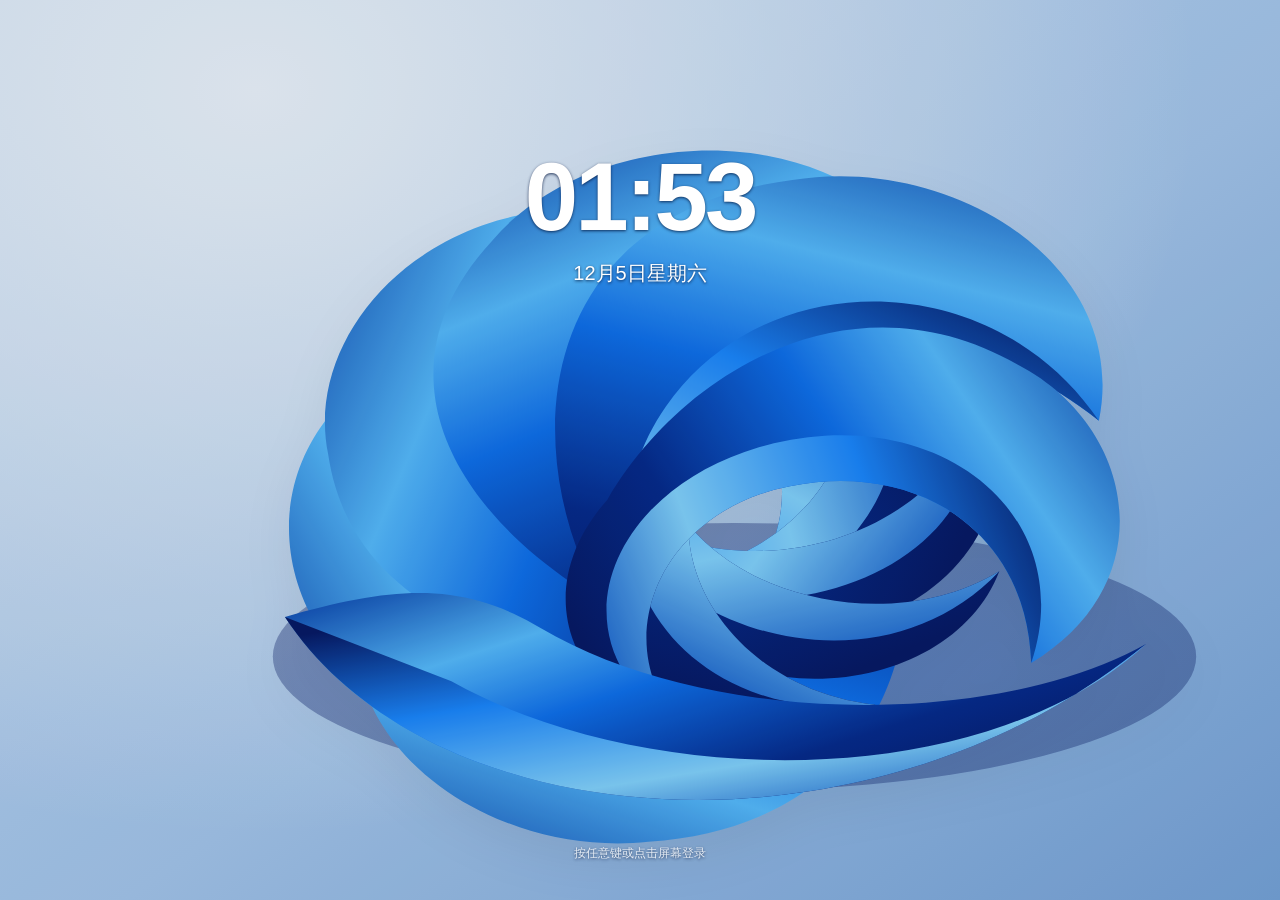
<file: index.html>
<!doctype html>
<!-- Generated by build.py from index.template.html and local source files. -->
<html lang="zh-CN">
<head>
  <meta charset="UTF-8">
  <meta name="viewport" content="width=device-width, initial-scale=1.0, maximum-scale=1.0, user-scalable=no">
  <meta name="color-scheme" content="light">
  <meta name="description" content="Windows 12 · 原生 HTML、CSS 与 JavaScript 构建的 Fluent Glass 仿真桌面">
  <title>Windows 12 — 自在，由你</title>
  <style data-source="styles.css">
:root {
  color-scheme: light;
  --text:#1a1a1a; --bg-base:#f3f3f3; --glass-bg:rgba(255,255,255,.55); --glass-border:rgba(255,255,255,.35); --glass-border-outer:rgba(0,0,0,.06);
  --glass-shadow:0 8px 32px rgba(0,0,0,.12),0 1px 2px rgba(0,0,0,.06);
  --mica-tint:linear-gradient(135deg,rgba(220,230,255,.6),rgba(255,220,240,.35));
  --radius-control:8px; --radius-surface:16px; --radius-overlay:20px; --radius-pill:999px; --radius-circle:50%; --radius-none:0;
  --gap-edge:12px; --gap-related:6px; --gap-section:16px;
  --ease-fluent:cubic-bezier(.2,0,0,1); --duration-fast:120ms; --duration-normal:220ms; --duration-slow:320ms;
  --blur-glass:blur(28px) saturate(180%) contrast(.92); --blur-window:blur(40px) saturate(120%);
  --muted:rgba(26,26,26,.62); --faint:rgba(26,26,26,.4); --line:rgba(26,26,26,.1);
  --surface-soft:rgba(255,255,255,.38); --surface-hover:rgba(255,255,255,.6); --surface-selected:rgba(0,103,192,.09); --accent:#0067c0; --accent-soft:rgba(0,103,192,.1); --accent-text:#fff;
  --window-shadow:0 16px 48px rgba(0,0,0,.18); --hover-shadow:0 12px 38px rgba(0,0,0,.16); --icon-shadow:0 4px 9px rgba(28,39,91,.12),inset 0 1px 1px rgba(255,255,255,.6);
  --close-bg:rgba(232,17,35,.15); --close-text:#bd1b2c; --scrim:rgba(0,0,0,.08); --transparent:transparent; --focus-color:var(--text);
  --wall-light:radial-gradient(ellipse at 20% 10%,#edf6ff 0%,transparent 65%),linear-gradient(145deg,#c9dff9 0%,#a4c7ee 55%,#76a4db 100%);
  --wall-dark:radial-gradient(ellipse at 45% 20%,#183a66 0%,transparent 65%),linear-gradient(145deg,#091626 0%,#102645 55%,#092044 100%);
  --bloom-a:#063eab; --bloom-b:#56bcff; --bloom-c:#0f71ee; --bloom-d:#062c8f; --ridge-a:#071b68; --ridge-b:#1b88ff; --ridge-c:#83d4ff; --ridge-d:#0751c8;
  --icon-blue-light:#57c8fb; --icon-blue:#1264dd; --icon-purple-light:#c6a6ff; --icon-purple:#7855d3; --icon-yellow-light:#ffe49b; --icon-yellow:#eab345; --icon-green-light:#6ee8cb; --icon-green:#159ba2; --icon-paper:#f9fbff; --icon-slate:#4b5b70; --icon-silver:#aebccc; --icon-ink:#65512d;
  --preview-art:linear-gradient(140deg,#bbd5f9,#e5d1f0 50%,#8c80c5); --preview-land:linear-gradient(170deg,#d0e6df,#7aa5a1); --preview-sky:linear-gradient(160deg,#c3e3f0,#e2c6cb);
  --terminal-bg:#1d2233; --terminal-text:#cfe9e0; --terminal-muted:#9dacc3;
  --login-text:#fff; --login-muted:rgba(255,255,255,.72); --login-field-bg:rgba(32,40,53,.48); --login-field-border:rgba(255,255,255,.52); --login-avatar:rgba(220,231,244,.2); --login-overlay:rgba(4,24,57,.3); --desktop-label-shadow:0 1px 3px rgba(0,20,60,.8); --task-height:60px; --task-bottom:var(--gap-edge); --desktop-brightness:1;
}
:root.dark {
  color-scheme:dark; --muted:rgba(240,240,240,.68); --faint:rgba(240,240,240,.42); --line:rgba(240,240,240,.12); --text:#f0f0f0; --bg-base:#0d0d0d; --glass-bg:rgba(30,30,30,.65); --glass-border:rgba(255,255,255,.12); --glass-border-outer:rgba(255,255,255,.04);
  --glass-shadow:0 12px 40px rgba(0,0,0,.5),0 2px 4px rgba(0,0,0,.3); --surface-soft:rgba(255,255,255,.035); --surface-hover:rgba(255,255,255,.085); --surface-selected:rgba(96,179,255,.14); --accent:#60b3ff; --accent-soft:rgba(96,179,255,.16); --accent-text:#10273b;
  --window-shadow:0 16px 48px rgba(0,0,0,.45); --hover-shadow:0 12px 38px rgba(0,0,0,.5); --close-text:#ff9aa6;
  --bloom-a:#031f68; --bloom-b:#238cf1; --bloom-c:#075bd0; --bloom-d:#071f64; --ridge-a:#06164a; --ridge-b:#1554bb; --ridge-c:#51b5fa; --ridge-d:#04337c;
}
* {box-sizing:border-box}
html,body {width:100%;height:100%;margin:0;overflow:hidden}
body {font:13px/1.5 'Segoe UI Variable','Segoe UI','Microsoft YaHei',sans-serif;color:var(--text);background:var(--bg-base);transition:color var(--duration-slow) var(--ease-fluent),background var(--duration-slow) var(--ease-fluent);user-select:none}
button,input,textarea {font:inherit;color:inherit} button {cursor:pointer;border:0;background:var(--transparent);border-radius:var(--radius-control);transition:background var(--duration-fast) var(--ease-fluent),transform var(--duration-fast) var(--ease-fluent),box-shadow var(--duration-fast) var(--ease-fluent),color var(--duration-slow) var(--ease-fluent)}
button:hover {background:var(--surface-hover)} button:active {transform:scale(.97)} button:disabled {cursor:default;opacity:.4} button:focus-visible,input:focus-visible,textarea:focus-visible,[tabindex]:focus-visible {outline:2px solid var(--focus-color);outline-offset:2px}
input,textarea {background:var(--transparent);border:0;outline:0} input::placeholder,textarea::placeholder {color:var(--muted)} input[type=range] {accent-color:var(--accent);cursor:pointer} svg {width:24px;height:24px;flex-shrink:0;display:block} [data-symbol] {display:inline-flex;align-items:center;justify-content:center} [data-symbol] svg {width:18px;height:18px} .svg-definitions {position:absolute;width:0;height:0;overflow:hidden} h1,h2,h3,p {margin:0} h2 {font-size:14px;font-weight:600} small {font-size:11px} [hidden] {display:none!important}
.glass {backdrop-filter:var(--blur-glass);-webkit-backdrop-filter:var(--blur-glass);background:var(--glass-bg);border:1px solid var(--glass-border);box-shadow:var(--glass-shadow),inset 0 1px 0 var(--glass-border-outer);transition:background var(--duration-slow) var(--ease-fluent),border-color var(--duration-slow) var(--ease-fluent),box-shadow var(--duration-slow) var(--ease-fluent)}
.wallpapers,.wallpaper,.bloom {position:absolute;top:0;right:0;bottom:0;left:0;inset:0;width:100%;height:100%;pointer-events:none}.wallpapers {filter:brightness(var(--desktop-brightness));transition:filter var(--duration-normal) var(--ease-fluent)}.wallpaper-light {background:var(--wall-light)}.wallpaper-dark {background:var(--wall-dark);opacity:0;transition:opacity var(--duration-slow) var(--ease-fluent)}.dark .wallpaper-dark {opacity:1}.bloom {opacity:.94;filter:drop-shadow(0 18px 24px var(--glass-border-outer))}.bloom path {transition:fill var(--duration-slow) var(--ease-fluent)}
#desktop {position:absolute;top:0;right:0;bottom:0;left:0;inset:0;transition:transform var(--duration-normal) var(--ease-fluent);transform-origin:50% 50%}.start-is-open #desktop {transform:scale(.995)}.desktop-icons {position:absolute;top:24px;left:20px;display:grid;grid-auto-rows:98px;grid-template-columns:86px;gap:var(--gap-related)}.desktop-icon {width:86px;padding:8px 2px;display:flex;align-items:center;flex-direction:column;gap:7px;border:1px solid var(--transparent)}.desktop-icon:hover {background:var(--surface-soft);border-color:var(--glass-border);transform:translateY(-2px);box-shadow:var(--icon-shadow)}.desktop-icon .app-art {width:48px;height:48px;border-radius:var(--radius-control);filter:drop-shadow(0 3px 4px var(--glass-border-outer))}.desktop-icon .app-label {font-size:12px;max-width:82px;overflow:hidden;white-space:nowrap;text-overflow:ellipsis;padding:1px 5px;border-radius:var(--radius-pill)}.desktop-icon:hover .app-label {backdrop-filter:var(--blur-glass);background:var(--glass-bg);border:1px solid var(--glass-border);box-shadow:var(--glass-shadow)}
.desktop-signature {position:absolute;right:54px;top:46px;display:flex;flex-direction:column;letter-spacing:-1.8px;color:var(--text);opacity:.5}.desktop-signature>span {font-size:31px;font-weight:300}.desktop-signature b {font-weight:600}.desktop-signature small {letter-spacing:3px;text-align:right;font-size:11px;margin-top:2px}.windows-layer {position:absolute;top:0;right:0;bottom:0;left:0;inset:0;pointer-events:none}
.taskbar {position:absolute;z-index:5000;bottom:var(--task-bottom);left:50%;transform:translateX(-50%);display:flex;align-items:center;gap:var(--gap-related);padding:10px 12px;height:var(--task-height);width:max-content;min-width:480px;max-width:60vw;border-radius:var(--radius-surface)}.taskbar:hover {box-shadow:var(--hover-shadow),inset 0 1px 0 var(--glass-border-outer)}.taskbar.pressed {transform:translateX(-50%) scale(.98);transition:transform var(--duration-fast) var(--ease-fluent)}.icon-button {width:38px;height:38px;display:flex;align-items:center;justify-content:center;flex-shrink:0}.start-button {width:40px;height:40px;box-shadow:none}.start-button svg {width:26px;height:26px}.start-button[aria-expanded=true] {background:var(--surface-selected)}.task-search {height:38px;display:flex;align-items:center;gap:10px;padding:0 12px;width:190px;min-width:75px;border-radius:var(--radius-pill);border:1px solid var(--glass-border);background:var(--surface-soft);color:var(--muted)}.search-label {flex:1;text-align:left}.search-shortcut {font-size:10px;opacity:.65;white-space:nowrap}.task-divider {width:1px;height:24px;margin:0 4px;background:var(--line);flex-shrink:0}.task-apps {display:flex;gap:var(--gap-related);flex-shrink:0}.task-app {position:relative;width:40px;height:40px;display:flex;align-items:center;justify-content:center}.task-app svg {width:32px;height:32px;transition:transform var(--duration-fast) var(--ease-fluent)}.task-app:hover svg {transform:translateY(-2px)}.task-app::after {content:'';position:absolute;bottom:-4px;left:calc(50% - 2px);width:4px;height:4px;border-radius:var(--radius-circle);background:var(--muted);opacity:0;transition:opacity var(--duration-fast) var(--ease-fluent),width var(--duration-fast) var(--ease-fluent)}.task-app:hover::after,.task-app.running::after {opacity:1}.task-app.foreground::after {width:12px;left:calc(50% - 6px);border-radius:var(--radius-pill);background:var(--accent)}.task-app.minimized::after {width:4px;left:calc(50% - 2px)}.task-app.pulse {background:var(--accent-soft);transform:scale(.94)}.system-tray {display:flex;align-items:center;gap:2px;flex-shrink:0}.tray-group {display:flex;align-items:center;gap:var(--gap-related);height:38px;padding:0 5px;border-radius:var(--radius-pill)}.tray-group svg {width:16px;height:16px}.theme-toggle {width:30px}.clock-button {min-width:78px;text-align:right;padding:2px 5px;display:flex;flex-direction:column;align-items:flex-end;white-space:nowrap}.clock-button time:first-child {font-size:13px;font-weight:600;letter-spacing:.3px}.clock-button time:last-child {font-size:11px;color:var(--muted)}
.desktop-dimmer {position:absolute;top:0;right:0;bottom:0;left:0;inset:0;z-index:4990;background:var(--scrim);pointer-events:none;opacity:0;transition:opacity var(--duration-normal) var(--ease-fluent)}.start-is-open .desktop-dimmer {opacity:1}.overlay {z-index:5100;position:absolute;opacity:0;pointer-events:none;visibility:hidden;transform:translateY(12px) scale(.985);border-radius:var(--radius-overlay);transition:opacity var(--duration-normal) var(--ease-fluent),transform var(--duration-normal) var(--ease-fluent),visibility var(--duration-normal) var(--ease-fluent),background var(--duration-slow) var(--ease-fluent)}.overlay.open {opacity:1;pointer-events:auto;visibility:visible;transform:translateY(0) scale(1)}
.start-menu {width:640px;max-width:calc(100vw - 24px);max-height:calc(var(--app-height,100vh) * 0.7);overflow:auto;left:50%;bottom:88px;transform:translate(-50%,12px) scale(.985);padding:28px 30px 0;transform-origin:50% 100%}.start-menu.open {transform:translate(-50%,0) scale(1)}.search-field {height:42px;display:flex;align-items:center;gap:12px;padding:0 15px;border-radius:var(--radius-pill);box-shadow:var(--glass-shadow);border-bottom:2px solid var(--accent)}.search-field input {width:100%;min-width:0;font-size:12px}.search-field kbd {font:10px 'Segoe UI',sans-serif;color:var(--muted);white-space:nowrap}.section-heading {display:flex;justify-content:space-between;align-items:center;margin:24px 4px 14px}.section-heading button {font-size:11px;padding:4px 10px;background:var(--surface-soft)}.section-heading button span {font-size:15px;margin-left:6px}.start-app-area {position:relative;min-height:275px}.start-apps {display:grid;grid-template-columns:repeat(4,1fr);gap:8px 16px;transition:opacity var(--duration-normal) var(--ease-fluent)}.start-app {padding:6px;display:flex;align-items:center;flex-direction:column;gap:4px;font-size:11px}.start-app svg {width:56px;height:56px;padding:5px;border-radius:var(--radius-control);transition:transform var(--duration-fast) var(--ease-fluent)}.start-app:hover svg {transform:translateY(-2px)}.search-empty {font-size:13px;color:var(--text);color:color-mix(in srgb,var(--text) 60%,transparent);position:absolute;top:60px;left:0;right:0;text-align:center;opacity:0;pointer-events:none;transition:opacity var(--duration-normal) var(--ease-fluent)}.searching .start-apps {opacity:0;pointer-events:none}.searching .search-empty {opacity:1}.start-footer {margin:18px -30px 0;padding:16px 30px;display:flex;justify-content:space-between;align-items:center;border-top:1px solid var(--glass-border);background:var(--surface-soft)}.profile-button {display:flex;align-items:center;gap:12px;text-align:left;padding:4px 8px}.profile-button small {display:block;color:var(--muted);font-size:10px;margin-top:1px}.avatar {display:grid;place-items:center;border-radius:var(--radius-circle);background:var(--mica-tint);width:34px;height:34px;color:var(--accent);font-size:15px}
.notification-center {right:var(--gap-edge);bottom:88px;width:360px;max-width:calc(100vw - 24px);padding:18px}.notification-center .section-heading {margin:0 0 18px}.notification {padding:17px 0;border-top:1px solid var(--line)}.notification>div {display:flex;justify-content:space-between;align-items:center}.notification-app {font-size:12px;color:var(--muted)}.notification time {font-size:11px;color:var(--muted)}.notification h3 {font-size:13px;font-weight:600;margin:9px 0 4px}.notification p {font-size:12px;color:var(--muted);line-height:1.7}.notification-bottom {display:flex;gap:10px;align-items:center;border-top:1px solid var(--line);padding-top:16px;font-size:11px;color:var(--muted)}.notification-bottom>span:nth-child(2) {flex:1}.switch {width:34px;height:20px;background:var(--faint);border-radius:var(--radius-pill);position:relative;flex-shrink:0}.switch::after {content:'';position:absolute;left:3px;top:3px;width:14px;height:14px;border-radius:var(--radius-circle);background:var(--bg-base);transition:transform var(--duration-fast) var(--ease-fluent)}.switch[aria-checked=true] {background:var(--accent)}.switch[aria-checked=true]::after {transform:translateX(14px)}
.context-menu {width:200px;padding:7px;transform-origin:top left}.context-menu button,.power-menu button {display:flex;align-items:center;width:100%;text-align:left;padding:9px 12px;gap:13px;font-size:13px}.context-menu button svg {width:16px;height:16px;color:var(--muted)}.context-menu button:nth-child(2) {border-bottom:1px solid var(--line);margin-bottom:4px}.context-menu button span:last-child {margin-left:auto;color:var(--faint);font-size:11px}.power-menu {bottom:110px;left:calc(50% + 100px);width:210px;padding:8px}.power-menu p {font-size:11px;color:var(--muted);padding:8px 12px}.quick-panel {bottom:88px;right:max(12px,calc(50% - 380px));width:320px;padding:22px}.quick-panel .section-heading {margin:0 0 18px}.quick-panel .section-heading>span {font-size:10px;color:var(--muted)}.quick-grid {display:grid;grid-template-columns:1fr 1fr;gap:12px;margin-bottom:22px}.quick-tile {padding:13px 8px;background:var(--surface-soft);border:1px solid var(--glass-border);display:flex;align-items:center;flex-direction:column;gap:4px}.quick-tile.active {background:var(--accent-soft);color:var(--accent)}.quick-tile small {color:var(--muted);font-size:10px}.range-row {display:flex;align-items:center;gap:12px;margin-top:16px}.range-row input {width:100%;min-width:0}.range-row output {min-width:32px;text-align:right;font-size:11px;color:var(--muted)}
.window {position:absolute;left:var(--window-x,160px);top:var(--window-y,70px);width:var(--window-w,880px);height:var(--window-h,560px);max-width:calc(100vw - 24px);max-height:calc(var(--app-height,100vh) - 100px);pointer-events:auto;display:flex;flex-direction:column;overflow:hidden;border-radius:var(--radius-surface);background:var(--bg-base);background:color-mix(in srgb,var(--bg-base) 88%,transparent);backdrop-filter:var(--blur-window);-webkit-backdrop-filter:var(--blur-window);border:1px solid var(--glass-border);box-shadow:var(--window-shadow),inset 0 1px 0 var(--glass-border-outer);opacity:1;transform:translate(0,0) scale(1);transition:opacity var(--duration-normal) var(--ease-fluent),transform var(--duration-normal) var(--ease-fluent),left var(--duration-normal) var(--ease-fluent),top var(--duration-normal) var(--ease-fluent),width var(--duration-normal) var(--ease-fluent),height var(--duration-normal) var(--ease-fluent),background var(--duration-slow) var(--ease-fluent),border-color var(--duration-slow) var(--ease-fluent)}
.window.appearing {opacity:0;transform:translateY(12px) scale(.97)}.window.minimizing {opacity:0;transform:translate(var(--min-x,0px),var(--min-y,200px)) scale(.12);transition-duration:var(--duration-slow)}.window.closing {opacity:0;transform:scale(.97)}.window.dragging {transition:none}.window.maximized {left:12px;top:12px;width:calc(100vw - 24px);height:calc(var(--app-height,100vh) - 100px);max-height:calc(var(--app-height,100vh) - 100px)}.titlebar {height:36px;min-height:36px;display:flex;align-items:center;justify-content:space-between;padding-left:15px;touch-action:none;cursor:default}.window-title {display:flex;align-items:center;gap:9px;font-size:13px}.window-title svg {width:17px;height:17px}.window-controls {display:flex;align-items:center;gap:4px;padding-right:7px}.window-controls button {width:29px;height:27px;border-radius:var(--radius-circle);display:grid;place-items:center}.window-controls svg {width:12px;height:12px}.window-controls .close-window:hover {background:var(--close-bg);color:var(--close-text)}.window-content {flex:1;min-height:0;overflow:auto;display:flex;flex-direction:column}.window:not(.active) {box-shadow:var(--glass-shadow)}
.explorer-tabs {display:flex;padding:0 16px 0 14px;gap:12px;height:40px;align-items:center;border-bottom:1px solid var(--line)}.explorer-tab {display:flex;align-items:center;gap:9px;width:192px;background:var(--surface-soft);border-radius:var(--radius-control);padding:7px 11px;font-size:12px}.explorer-tab svg {width:17px;height:17px}.explorer-tab span:last-child {margin-left:auto;color:var(--faint)}.explorer-tabs>button {font-size:20px;color:var(--muted);padding:0 8px}.explorer-toolbar {display:flex;align-items:center;gap:8px;padding:13px 18px;border-bottom:1px solid var(--line)}.explorer-toolbar .icon-button {width:28px;height:28px;color:var(--muted)}.breadcrumb {display:flex;align-items:center;gap:10px;padding:6px 12px;border:1px solid var(--line);border-radius:var(--radius-control);flex:1;min-width:0;background:var(--surface-soft);font-size:12px}.breadcrumb svg {width:15px;height:15px;color:var(--accent)}.breadcrumb .chevron {color:var(--faint)}.explorer-search {display:flex;align-items:center;gap:8px;width:185px;border:1px solid var(--line);padding:6px 10px;border-radius:var(--radius-control);color:var(--muted);background:var(--surface-soft)}.explorer-search input {width:100%;font-size:11px;min-width:0}.explorer-search svg {width:14px;height:14px}.explorer-body {display:flex;min-height:0;flex:1}.explorer-sidebar {width:174px;padding:18px 10px;flex-shrink:0;border-right:1px solid var(--line)}.sidebar-label {font-size:10px;letter-spacing:1px;color:var(--faint);padding:5px 14px 8px}.sidebar-button {display:flex;align-items:center;gap:11px;width:100%;padding:8px 12px;text-align:left;font-size:12px;margin-bottom:3px}.sidebar-button svg {width:17px;height:17px;color:var(--muted)}.sidebar-button.selected {background:var(--accent-soft);color:var(--accent);position:relative}.sidebar-button.selected::before {content:'';position:absolute;left:2px;top:11px;bottom:11px;width:3px;border-radius:var(--radius-pill);background:var(--accent)}.sidebar-button.selected svg {color:var(--accent)}.sidebar-space {height:20px}.storage-meter {margin:22px 12px 0;padding-top:17px;border-top:1px solid var(--line);font-size:10px;color:var(--muted)}.storage-meter>div {height:4px;background:var(--line);border-radius:var(--radius-pill);margin:10px 0 6px;overflow:hidden}.storage-meter>div::before {content:'';width:32%;height:100%;display:block;background:var(--accent);border-radius:var(--radius-pill)}.explorer-main {padding:24px 28px;overflow:auto;flex:1;min-width:0}.eyebrow {font-size:10px;color:var(--muted);letter-spacing:1.8px;text-transform:uppercase}.explorer-welcome {display:flex;align-items:center;justify-content:space-between;margin-bottom:24px}.explorer-welcome h1 {font-size:26px;font-weight:600;letter-spacing:-.7px;margin:1px 0 4px}.explorer-welcome p {font-size:11px;color:var(--muted)}.home-symbol {width:46px;height:46px;color:var(--faint);opacity:.4}.content-heading {display:flex;justify-content:space-between;align-items:center;margin:18px 0 13px}.content-heading h2 {font-size:12px}.content-heading>span {font-size:10px;color:var(--faint)}.folder-grid {display:grid;grid-template-columns:repeat(3,1fr);gap:10px}.folder-card {display:flex;align-items:center;gap:10px;text-align:left;background:var(--surface-soft);border:1px solid var(--line);padding:15px 12px}.folder-card svg {width:37px;height:37px}.folder-card strong {font-size:12px;font-weight:500;display:block}.folder-card small {font-size:10px;color:var(--muted)}.file-table {width:100%;border-collapse:collapse;text-align:left;font-size:11px}.file-table th {font-weight:400;font-size:10px;color:var(--faint);padding:8px 7px;border-bottom:1px solid var(--line)}.file-table td {padding:11px 7px;border-bottom:1px solid var(--line);color:var(--muted)}.file-table tr[data-file] {cursor:pointer}.file-table tr[data-file]:hover,.file-table tr.selected {background:var(--surface-selected)}.file-table td:first-child {color:var(--text)}.file-name {display:flex;align-items:center;gap:10px}.file-name svg {width:23px;height:23px}.file-table td:last-child {text-align:right;font-size:10px}.explorer-status {padding:7px 18px;border-top:1px solid var(--line);font-size:10px;color:var(--muted);display:flex;justify-content:space-between}.empty-folder {padding:65px 0;text-align:center;color:var(--muted)}.empty-folder svg {width:55px;height:55px;margin:0 auto 14px;opacity:.55}
.app-page {padding:28px 32px;overflow:auto;flex:1}.app-page>h1 {font-size:26px;letter-spacing:-.6px;font-weight:600;margin:3px 0 5px}.app-page>p {color:var(--muted);font-size:12px;margin-bottom:24px}.settings-profile {display:flex;align-items:center;gap:13px;margin:22px 0}.settings-profile .avatar {width:48px;height:48px;font-size:22px}.settings-row {padding:17px 0;border-bottom:1px solid var(--line);display:flex;align-items:center;gap:14px}.settings-row>svg {color:var(--muted);width:21px;height:21px}.settings-row>div {flex:1}.settings-row strong {font-size:13px;font-weight:500}.settings-row small {display:block;color:var(--muted);margin-top:3px}.theme-options {display:flex;gap:12px;margin-top:18px}.theme-option {padding:8px;border:1px solid var(--line);flex:1;background:var(--surface-soft)}.theme-option.selected {border-color:var(--accent);background:var(--accent-soft)}.theme-preview {display:block;height:65px;border-radius:var(--radius-control);background:var(--wall-light);margin-bottom:8px}.theme-preview.night {background:var(--wall-dark)}.notes-editor {width:100%;height:100%;resize:none;padding:28px 30px;line-height:1.9;font-size:15px;user-select:text;background:var(--bg-base);background:color-mix(in srgb,var(--icon-yellow-light) 12%,var(--bg-base));border-top:1px solid var(--line)}.note-footer {font-size:10px;color:var(--muted);padding:7px 20px;border-top:1px solid var(--line)}.calc-display {padding:18px;text-align:right;white-space:nowrap;overflow:hidden;font-size:39px;font-weight:500;min-height:90px;user-select:text}.calculator {display:grid;grid-template-columns:repeat(4,1fr);gap:6px;padding:12px;flex:1}.calculator button {background:var(--surface-soft);border:1px solid var(--line);font-size:19px;min-height:43px}.calculator button:hover {background:var(--surface-hover)}.calculator .calc-equals {background:var(--accent);color:var(--accent-text)}.calendar-nav {display:flex;justify-content:space-between;align-items:center;margin:20px 0}.calendar-nav button {padding:4px 13px;font-size:20px}.calendar-grid {display:grid;grid-template-columns:repeat(7,1fr);gap:5px;text-align:center}.calendar-grid>span {color:var(--muted);font-size:11px;padding:6px}.calendar-grid button {aspect-ratio:1;min-height:30px}.calendar-grid .today {background:var(--accent);color:var(--accent-text)}.calendar-grid .chosen:not(.today) {background:var(--accent-soft);outline:1px solid var(--accent)}.calendar-detail {font-size:12px;margin-top:20px;color:var(--muted)}.big-clock {font-size:64px;font-weight:300;letter-spacing:-3px;margin:45px 0 8px;font-variant-numeric:tabular-nums}.centered-page {text-align:center}.photo-grid {display:grid;grid-template-columns:repeat(3,1fr);gap:12px}.photo-card {text-align:left;padding:0;overflow:hidden;background:var(--surface-soft);border:1px solid var(--line)}.photo-art {display:block;aspect-ratio:1.2;background:var(--preview-art);position:relative;overflow:hidden}.photo-art::after {content:'';width:130%;height:100%;position:absolute;left:15%;top:38%;border-radius:var(--radius-circle);border:24px solid var(--glass-border);transform:rotate(-30deg)}.photo-art.land {background:var(--preview-land)}.photo-art.sky {background:var(--preview-sky)}.photo-card>span:last-child {display:block;padding:10px;font-size:11px}.photo-large {height:100%;aspect-ratio:auto;margin:16px;border-radius:var(--radius-control)}.browser-address {display:flex;align-items:center;gap:10px;padding:8px 14px;border-top:1px solid var(--line);border-bottom:1px solid var(--line)}.browser-address input {width:100%;padding:6px 12px;background:var(--surface-soft);border-radius:var(--radius-pill);font-size:12px}.browser-address button {padding:5px 10px}.browser-welcome {max-width:480px;margin:40px auto;text-align:center}.browser-welcome>svg {width:64px;height:64px;margin:0 auto 16px}.browser-welcome h1 {font-size:28px;font-weight:500}.browser-welcome p {font-size:12px;margin:10px 0 24px;color:var(--muted)}.browser-links {display:flex;justify-content:center;gap:10px}.browser-links button {padding:12px 16px;background:var(--surface-soft);border:1px solid var(--line)}.store-grid {display:grid;grid-template-columns:repeat(2,1fr);gap:10px}.store-card {display:flex;align-items:center;gap:12px;padding:13px;border:1px solid var(--line);border-radius:var(--radius-control);background:var(--surface-soft)}.store-card svg {width:42px;height:42px}.store-card>div {flex:1}.store-card small {display:block;color:var(--muted)}.store-card button {padding:5px 12px;background:var(--accent-soft);color:var(--accent);font-size:11px}.terminal {flex:1;padding:20px;background:var(--terminal-bg);color:var(--terminal-text);font:12px/1.8 Consolas,monospace;overflow:auto;user-select:text}.terminal-output {white-space:pre-wrap;word-break:break-word;margin:0}.terminal form {display:flex;gap:8px;margin-top:8px}.terminal input {flex:1;min-width:0;color:var(--terminal-text);font:inherit}.terminal input::placeholder {color:var(--terminal-muted)}.music-cover {background:var(--mica-tint);border:1px solid var(--glass-border);width:160px;height:160px;border-radius:var(--radius-surface);margin:20px auto;display:grid;place-items:center}.music-cover svg {width:85px;height:85px}.music-controls {display:flex;justify-content:center;gap:16px;margin-top:20px}.music-controls button {width:42px;height:42px;display:grid;place-items:center;background:var(--surface-soft)}.music-controls .primary-button {background:var(--accent);color:var(--accent-text)}.primary-button {background:var(--accent);color:var(--accent-text);padding:10px 22px}.primary-button:hover {background:var(--bg-base);background:color-mix(in srgb,var(--accent) 85%,var(--text))}.toast {position:absolute;bottom:100px;left:50%;transform:translate(-50%,10px);z-index:6000;border-radius:var(--radius-pill);padding:10px 20px;font-size:12px;opacity:0;pointer-events:none;transition:opacity var(--duration-normal) var(--ease-fluent),transform var(--duration-normal) var(--ease-fluent);max-width:calc(100vw - 30px)}.toast.visible {opacity:1;transform:translate(-50%,0)}.lock-screen {position:absolute;top:0;right:0;bottom:0;left:0;inset:0;z-index:7000;display:grid;place-items:center;background:var(--mica-tint);backdrop-filter:var(--blur-window)}.lock-card {padding:45px 60px;border-radius:var(--radius-overlay);text-align:center}.lock-card>svg {width:52px;height:52px;margin:0 auto 25px}.lock-card h1 {font-size:25px;font-weight:500}.lock-card p {font-size:12px;color:var(--muted);margin:10px 0 30px}.refreshing .desktop-icons {opacity:.35;transition:opacity var(--duration-fast) var(--ease-fluent)}
@media(max-width:1200px) and (min-width:768px) {.task-search {width:125px}.search-shortcut {display:none}.taskbar {padding-inline:8px;gap:3px}.task-apps {gap:2px}.task-divider {margin-inline:2px}.tray-group {gap:4px}.theme-toggle {width:26px}.clock-button {min-width:70px}.task-app {width:34px}}
@media(max-width:767px) {.taskbar {min-width:320px;max-width:calc(100vw - 24px);gap:5px;padding:10px 8px}.task-search {width:40px;min-width:40px;height:40px;padding:0;justify-content:center}.search-label,.search-shortcut,.task-app:nth-child(n+3),#task-date,.tray-divider {display:none}.task-apps {gap:3px}.task-app {width:34px}.task-divider {margin-inline:1px}.tray-group {gap:5px;padding:0 3px}.tray-group [data-symbol=battery] {display:none}.theme-toggle {width:26px}.clock-button {min-width:48px;padding-inline:1px}.clock-button time:first-child {font-size:12px}.taskbar .system-tray {gap:0}.desktop-signature {right:26px;top:30px}.desktop-signature>span {font-size:25px}.desktop-icons {left:12px;top:18px;grid-auto-rows:89px}.window {left:12px!important;top:18px!important;width:calc(100vw - 24px)!important;height:calc(var(--app-height,100vh) - 118px);max-height:calc(var(--app-height,100vh) - 118px)}.window.maximized {top:12px!important;height:calc(var(--app-height,100vh) - 100px);max-height:calc(var(--app-height,100vh) - 100px)}.explorer-sidebar {width:52px;padding:14px 5px}.sidebar-label,.sidebar-button span,.storage-meter {display:none}.sidebar-button {padding:10px;justify-content:center}.explorer-main {padding:18px 16px}.explorer-search {display:none}.explorer-toolbar {padding:10px;gap:4px}.folder-grid {grid-template-columns:1fr}.folder-card {padding:9px 12px}.explorer-welcome {margin-bottom:15px}.explorer-welcome h1 {font-size:23px}.home-symbol {display:none}.file-table th:nth-child(2),.file-table td:nth-child(2) {display:none}.start-menu {padding:20px 18px 0;bottom:88px;max-height:calc(var(--app-height,100vh) * 0.7)}.start-footer {margin:14px -18px 0;padding:13px 18px}.start-apps {gap:8px}.start-app {font-size:10px}.start-app svg {width:49px;height:49px}.start-app-area {min-height:250px}.section-heading {margin-top:18px}.profile-button small {display:none}.power-menu {left:auto;right:24px}.app-page {padding:22px}.photo-grid,.store-grid {grid-template-columns:1fr 1fr}.photo-grid {gap:8px}.big-clock {font-size:50px}.quick-panel {right:12px}.taskbar .task-divider {height:22px}.lock-card {padding:35px 30px}}
@media(prefers-reduced-motion:reduce) {:root {--duration-fast:0ms;--duration-normal:0ms;--duration-slow:0ms} *,*::before,*::after {animation-duration:0ms!important;transition-duration:0ms!important;scroll-behavior:auto!important}}
/* Keep theme changes synchronized even on inherited and secondary text. */
body.theme-changing *,body.theme-changing *::before,body.theme-changing *::after {
  transition:color var(--duration-slow) var(--ease-fluent),background var(--duration-slow) var(--ease-fluent),border-color var(--duration-slow) var(--ease-fluent),box-shadow var(--duration-slow) var(--ease-fluent),fill var(--duration-slow) var(--ease-fluent),stroke var(--duration-slow) var(--ease-fluent),stop-color var(--duration-slow) var(--ease-fluent),opacity var(--duration-normal) var(--ease-fluent),transform var(--duration-normal) var(--ease-fluent);
}
.bloom stop {transition:stop-color var(--duration-slow) var(--ease-fluent)}
.desktop-icon .app-label {border:1px solid var(--transparent)}
.start-button {box-shadow:var(--glass-shadow),inset 0 1px 0 var(--glass-border-outer)}
.task-apps {min-width:34px;flex-shrink:1;overflow-x:auto;scrollbar-width:none;padding-bottom:5px;margin-bottom:-5px}
.task-apps::-webkit-scrollbar {display:none}
.task-app {flex-shrink:0}
.overlay {border-color:var(--glass-border)}
.search-empty {visibility:hidden}
.searching .search-empty {visibility:visible}
@media(max-width:767px) {.taskbar {width:320px}.window {transition:opacity var(--duration-normal) var(--ease-fluent),transform var(--duration-normal) var(--ease-fluent),background var(--duration-slow) var(--ease-fluent),border-color var(--duration-slow) var(--ease-fluent)}}

.theme-changing .wallpaper-dark {transition:opacity var(--duration-slow) var(--ease-fluent)}
@media(min-width:768px) and (max-width:799px) {.taskbar {min-width:0;width:60vw}.task-search {width:85px;min-width:65px}.task-apps {gap:0}.task-app {width:32px}.task-divider {margin-inline:0}.tray-group {gap:3px}.theme-toggle {width:24px}.clock-button {min-width:65px}}

/* Welcome is the first screen; the desktop becomes interactive after entry. */
#desktop,.taskbar {transition:opacity var(--duration-normal) var(--ease-fluent),transform var(--duration-normal) var(--ease-fluent),background var(--duration-slow) var(--ease-fluent),box-shadow var(--duration-slow) var(--ease-fluent)}
.is-locked #desktop,.is-locked .taskbar {opacity:0;pointer-events:none}
.lock-screen {display:flex;flex-direction:column;justify-content:center;align-items:center;gap:28px;padding:64px 24px 72px;background:var(--transparent);backdrop-filter:none;overflow:auto;opacity:1;transition:opacity var(--duration-normal) var(--ease-fluent)}
.lock-screen::before {content:'';position:fixed;top:0;right:0;bottom:0;left:0;inset:0;background:var(--mica-tint);pointer-events:none}
.lock-screen>* {position:relative}
.lock-screen.leaving {opacity:0;pointer-events:none}
.welcome-brand {position:absolute;left:36px;top:30px;display:flex;align-items:center;gap:11px;font-size:17px;font-weight:300;letter-spacing:-.5px}
.welcome-brand svg {width:26px;height:26px}
.welcome-brand b {font-weight:600}
.welcome-clock {text-align:center;flex-shrink:0}
.welcome-clock time {font-size:88px;line-height:1.1;font-weight:300;letter-spacing:-4px;font-variant-numeric:tabular-nums}
.welcome-clock p {margin-top:10px;font-size:14px;letter-spacing:1px;color:var(--muted)}
.lock-card {width:340px;max-width:100%;padding:30px 38px 25px;flex-shrink:0;transition:transform var(--duration-normal) var(--ease-fluent),background var(--duration-slow) var(--ease-fluent),box-shadow var(--duration-slow) var(--ease-fluent)}
.welcome-avatar {width:70px;height:70px;display:flex;align-items:center;justify-content:center;margin:0 auto 18px;background:var(--mica-tint);border-radius:var(--radius-circle);border:1px solid var(--glass-border);box-shadow:var(--icon-shadow);color:var(--accent)}
.welcome-avatar svg {width:33px;height:33px;stroke-width:1.3}
.lock-card h1 {font-size:21px;font-weight:500;letter-spacing:.5px}
.lock-card p {margin:7px 0 24px;font-size:12px}
.lock-card .primary-button {display:flex;align-items:center;justify-content:center;gap:35px;width:100%;padding:11px 20px;font-size:13px}
.welcome-hint {display:block;font-size:10px;color:var(--muted);margin-top:16px}
.welcome-footer {position:absolute;bottom:28px;left:36px;right:36px;display:flex;align-items:center;justify-content:space-between;color:var(--muted);font-size:11px}
.welcome-footer>span {letter-spacing:3px}
.welcome-footer small {font-size:10px;letter-spacing:1px}
.lock-screen.leaving .lock-card {transform:translateY(-8px) scale(.99)}
@media(max-width:767px) {.lock-screen {gap:26px;padding:76px 24px}.welcome-brand {top:25px;left:25px;font-size:16px}.welcome-clock time {font-size:76px}.welcome-clock p {font-size:13px}.lock-card {width:320px;padding:28px 30px 24px}.welcome-footer {left:25px;right:25px;bottom:25px}}
@media(max-height:620px) {.lock-screen {gap:18px;justify-content:flex-start;padding-top:75px;padding-bottom:62px}.welcome-clock time {font-size:52px}.welcome-clock p {font-size:12px;margin-top:5px}.lock-card {padding:20px 30px}.welcome-avatar {width:48px;height:48px;margin-bottom:10px}.welcome-avatar svg {width:25px;height:25px}.lock-card p {margin-bottom:15px}.welcome-footer {position:relative;bottom:auto;left:auto;right:auto;gap:40px}.welcome-brand {top:20px}}

/* Password entry uses the same glass, radius, color and motion tokens. */
.password-label {display:block;margin-bottom:7px;text-align:left;font-size:11px;color:var(--muted)}
.password-field {display:flex;align-items:center;gap:9px;padding:4px 5px 4px 12px;min-height:43px;border-radius:var(--radius-control)}
.password-field>span {color:var(--muted)}
.password-field>span svg {width:15px;height:15px}
.password-field input {width:100%;min-width:0;font-size:13px;padding:5px 0;user-select:text}
.password-field input:focus-visible {outline:none}
.password-field:focus-within {outline:2px solid var(--text);outline-offset:2px}
.password-field .icon-button {width:30px;height:30px;color:var(--muted)}
.password-field .icon-button svg {width:17px;height:17px}
.password-field.invalid {border-color:var(--close-text)}
.lock-card .login-error {min-height:18px;margin:6px 0 12px;text-align:left;font-size:11px;line-height:18px;color:var(--close-text)}
.lock-card .welcome-hint {font-size:10px;line-height:1.6;margin-top:13px}
.welcome-hint>span {font-variant-numeric:tabular-nums;color:var(--text)}
@media(max-height:620px) {.lock-screen {padding-top:65px;gap:14px}.lock-card {padding:17px 26px}.welcome-avatar {width:42px;height:42px;margin-bottom:7px}.lock-card h1 {font-size:19px}.lock-card>p {margin-bottom:14px}.lock-card .login-error {margin-bottom:8px}.welcome-hint {margin-top:10px}}

/* Familiar Windows proportions and system surfaces. */
body {font-family:'Segoe UI Variable','Segoe UI','Microsoft YaHei UI','Microsoft YaHei',sans-serif}
.bloom {opacity:1}
.desktop-signature {display:none}
.desktop-icon {border-radius:var(--radius-control)}
.desktop-icon .app-label {color:var(--login-text);text-shadow:var(--desktop-label-shadow)}
.desktop-icon:hover .app-label {color:var(--text);text-shadow:none}
.taskbar {padding:8px 12px}
.task-search {background:var(--surface-soft);border-color:var(--line)}
.search-shortcut {display:none}
.start-button {background:var(--surface-soft)}
.start-app {font-size:12px}
.start-footer {background:var(--surface-soft)}
.window[data-app=files] .explorer-tabs {display:none}
.window[data-app=files] .titlebar {height:40px;min-height:40px}
.window[data-app=files] .window-title {align-self:flex-end;min-width:200px;padding:7px 13px;background:var(--surface-soft);border-radius:var(--radius-control) var(--radius-control) var(--radius-none) var(--radius-none)}
.window[data-app=files] .explorer-toolbar {padding:10px 16px}
.explorer-welcome {margin-bottom:17px}
.explorer-welcome h1 {font-size:22px;font-weight:600;letter-spacing:0}
.explorer-welcome p {font-size:12px}
.explorer-welcome .home-symbol {display:none}
.explorer-main {padding:20px 24px}
.content-heading {margin:15px 0 10px}
.content-heading h2 {font-size:13px}
.folder-card {padding:10px 12px}
.file-table {font-size:12px}
.file-table td {padding:8px 7px}
.sidebar-label {letter-spacing:0;font-size:11px}
.sidebar-button {font-size:12px}
.eyebrow {display:none}
/* Sign-in is rendered directly on the wallpaper, as a system screen. */
.lock-screen {--text:var(--login-text);--muted:var(--login-muted);--glass-bg:var(--login-field-bg);--glass-border:var(--login-field-border);--focus-color:var(--login-text);display:grid;place-items:center;padding:140px 24px 60px;gap:0;color:var(--login-text)}
.lock-screen::before {background:var(--login-overlay);backdrop-filter:blur(22px);-webkit-backdrop-filter:blur(22px)}
.welcome-brand {display:none}
.welcome-clock {position:absolute;top:calc(var(--app-height,100vh) * 0.06);left:0;right:0;text-align:center;pointer-events:none;text-shadow:var(--desktop-label-shadow)}
.welcome-clock time {font-size:58px;font-weight:300;letter-spacing:-2px;line-height:1.1}
.welcome-clock p {margin-top:5px;font-size:14px;letter-spacing:0;color:var(--login-text)}
.lock-card {width:300px;max-width:calc(100vw - 48px);padding:0;background:var(--transparent);border:0;box-shadow:none;backdrop-filter:none;border-radius:var(--radius-none);text-align:center}
.welcome-avatar {width:112px;height:112px;margin:0 auto 20px;background:var(--login-avatar);border:1px solid var(--glass-border);box-shadow:none;color:var(--login-text)}
.welcome-avatar svg {width:72px;height:72px;stroke-width:1.1;opacity:.9}
.lock-card h1 {font-size:28px;font-weight:400;line-height:1.4;letter-spacing:0;text-shadow:var(--desktop-label-shadow)}
.lock-card>p {display:none}
#login-form {margin-top:24px}
.password-label {position:absolute;width:1px;height:1px;overflow:hidden;clip-path:inset(50%);white-space:nowrap;margin:0}
.password-field {gap:2px;padding:1px 2px 1px 11px;height:38px;min-height:38px;border-radius:var(--radius-control);text-align:left;border-bottom:2px solid var(--glass-border)}
.password-field>span {display:none}
.password-field input {padding:5px 0;font-size:13px;color:var(--login-text)}
.password-field input::placeholder {color:var(--login-muted)}
.password-field .icon-button {width:30px;height:30px;color:var(--login-text)}
.password-field .login-submit {width:31px;min-width:31px;font-size:22px;background:var(--login-avatar);border-radius:var(--radius-control)}
.password-field .login-submit:hover {background:var(--surface-hover);color:var(--text)}
.password-field:focus-within {outline:1px solid var(--login-text);outline-offset:1px;border-bottom-color:var(--accent)}
.password-field.invalid {border-color:var(--login-field-border)}
.lock-card .login-error {font-size:12px;text-align:center;color:var(--login-text);min-height:18px;margin:8px 0 4px}
.login-options {padding:5px 13px;color:var(--login-text);font-size:12px}
.login-options:hover {background:var(--login-avatar)}
.lock-card .welcome-hint {font-size:11px;color:var(--login-muted);margin-top:10px}
.welcome-hint>span {color:var(--login-muted)}
.welcome-footer {position:absolute;top:auto;right:28px;bottom:23px;left:28px;inset:auto 28px 23px;display:flex;justify-content:space-between;align-items:center;color:var(--login-text);text-shadow:var(--desktop-label-shadow)}
.welcome-footer small {font-size:12px;letter-spacing:0}
.login-system {display:flex;align-items:center;gap:16px}
.login-system>.icon-button {width:32px;height:32px;color:var(--login-text)}
.login-system>.icon-button:hover {background:var(--login-avatar)}
.login-system svg {width:18px;height:18px}
.is-locked #power-menu {z-index:7200;left:auto;right:28px;bottom:70px}
.is-locked #lock-desktop {display:none}
.is-locked #toast {z-index:8100;bottom:80px}
.lock-screen.large-text h1 {font-size:33px}
.lock-screen.large-text input,.lock-screen.large-text .login-options {font-size:16px}
.lock-screen.large-text .welcome-hint {font-size:13px}
@media(max-width:767px) {.lock-screen {padding:140px 24px 65px}.welcome-clock {top:calc(var(--app-height,100vh) * 0.05)}.welcome-clock time {font-size:52px}.welcome-avatar {width:100px;height:100px}.welcome-avatar svg {width:64px;height:64px}.lock-card h1 {font-size:26px}.welcome-footer {left:22px;right:22px;bottom:20px}.explorer-main {padding:18px 16px}}
@media(max-height:620px) {.lock-screen {padding-top:100px;padding-bottom:50px}.welcome-clock {top:17px}.welcome-clock time {font-size:44px}.welcome-clock p {font-size:12px}.welcome-avatar {width:80px;height:80px;margin-bottom:13px}.welcome-avatar svg {width:52px;height:52px}.lock-card {padding:0}.lock-card h1 {font-size:25px}#login-form {margin-top:20px}.welcome-footer {position:absolute;top:auto;right:24px;bottom:15px;left:24px;inset:auto 24px 15px;gap:0}}
.lock-screen {grid-template-columns:minmax(0,1fr);justify-content:stretch;align-content:center}

/* Windows-style clock cover, followed by the password sign-in view. */
.lock-screen:focus-visible {outline:none}
.lock-screen::before {transition:backdrop-filter var(--duration-slow) var(--ease-fluent),background var(--duration-slow) var(--ease-fluent)}
.lock-screen .welcome-clock {top:calc(var(--app-height,100vh) * 0.16);opacity:1;visibility:visible;transform:translateY(0);transition:opacity var(--duration-normal) var(--ease-fluent),transform var(--duration-normal) var(--ease-fluent),visibility var(--duration-normal) var(--ease-fluent)}
.lock-screen .welcome-clock time {font-size:clamp(72px,10vw,96px);font-weight:600;letter-spacing:-3px}
.lock-screen .welcome-clock p {font-size:20px;margin-top:8px;font-weight:500}
.lock-screen .lock-card,.lock-screen .welcome-footer {opacity:1;visibility:visible;transform:translateY(0);transition:opacity var(--duration-normal) var(--ease-fluent),transform var(--duration-normal) var(--ease-fluent),visibility var(--duration-normal) var(--ease-fluent)}
.lock-screen[data-phase=cover]::before {background:var(--scrim);backdrop-filter:blur(0);-webkit-backdrop-filter:blur(0)}
.lock-screen[data-phase=cover] .lock-card,.lock-screen[data-phase=cover] .welcome-footer {opacity:0;visibility:hidden;pointer-events:none;transform:translateY(24px)}
.lock-screen[data-phase=signin] .welcome-clock {opacity:0;visibility:hidden;transform:translateY(-44px)}
.lock-prompt {position:absolute;left:24px;right:24px;bottom:38px;text-align:center;font-size:12px;color:var(--login-text);text-shadow:var(--desktop-label-shadow);opacity:.8;pointer-events:none;transition:opacity var(--duration-normal) var(--ease-fluent)}
.lock-screen[data-phase=signin] .lock-prompt {opacity:0;visibility:hidden}
@media(max-width:767px) {.lock-screen .welcome-clock {top:calc(var(--app-height,100vh) * 0.17)}.lock-screen .welcome-clock time {font-size:76px}.lock-screen .welcome-clock p {font-size:17px}}
@media(max-height:500px) {.lock-screen .welcome-clock {top:calc(var(--app-height,100vh) * 0.12)}.lock-screen .welcome-clock time {font-size:64px}.lock-screen .welcome-clock p {font-size:16px}.lock-prompt {bottom:22px}}

.lock-screen[data-phase=cover] .welcome-footer {transform:none}

/* v1.1: native-style edge and corner resizing. */
:root {--resize-edge:6px;--resize-corner:14px;--resize-cursor:auto}
.window {max-height:calc(var(--app-height,100vh) - var(--task-height) - var(--gap-edge)*3)}
.window.resizing {transition:none!important}
.resize-handle,.resize-handle:hover,.resize-handle:active {position:absolute;z-index:4;display:block;background:var(--transparent);border:0;padding:0;box-shadow:none;transform:none;border-radius:var(--radius-none);touch-action:none;transition:none}
.resize-handle[data-resize=n],.resize-handle[data-resize=s] {left:var(--resize-corner);right:var(--resize-corner);height:var(--resize-edge);cursor:ns-resize}
.resize-handle[data-resize=n] {top:0}
.resize-handle[data-resize=s] {bottom:0}
.resize-handle[data-resize=e],.resize-handle[data-resize=w] {top:var(--resize-corner);bottom:var(--resize-corner);width:var(--resize-edge);cursor:ew-resize}
.resize-handle[data-resize=e] {right:0}
.resize-handle[data-resize=w] {left:0}
.resize-handle[data-resize=ne],.resize-handle[data-resize=nw],.resize-handle[data-resize=se],.resize-handle[data-resize=sw] {width:var(--resize-corner);height:var(--resize-corner)}
.resize-handle[data-resize=ne] {right:0;top:0;cursor:nesw-resize}
.resize-handle[data-resize=nw] {left:0;top:0;cursor:nwse-resize}
.resize-handle[data-resize=se] {right:0;bottom:0;cursor:nwse-resize}
.resize-handle[data-resize=sw] {left:0;bottom:0;cursor:nesw-resize}
.resize-handle:focus-visible {outline:2px solid var(--text);outline-offset:-3px;background:var(--accent-soft)}
.window.maximized .resize-handle {display:none}
body.window-resizing,body.window-resizing * {cursor:var(--resize-cursor)!important;user-select:none!important}
@media(max-width:767px) {
  .window:not(.maximized) {left:var(--window-x,12px)!important;top:var(--window-y,18px)!important;width:var(--window-w,calc(100vw - 24px))!important;height:var(--window-h,calc(var(--app-height,100vh) - 100px));max-height:calc(var(--app-height,100vh) - var(--task-height) - var(--gap-edge)*3)}
  .window.maximized {left:12px!important;top:12px!important;width:calc(100vw - 24px)!important}
}
@media(pointer:coarse) {:root {--resize-edge:8px;--resize-corner:20px}}
/* v1.2: desktop files, Win11-style New submenu and local file tools. */
.desktop-icons {grid-template-columns:none;grid-template-rows:repeat(var(--desktop-rows,5),98px);grid-auto-columns:86px;grid-auto-flow:column;max-width:calc(100vw - 40px);max-height:calc(var(--app-height,100vh) - var(--task-height) - 60px);overflow-x:auto;overflow-y:hidden;padding-bottom:7px;scrollbar-width:thin}
.desktop-item {display:flex;align-items:center;justify-content:flex-start;background:var(--transparent);color:var(--text);cursor:default;transition:transform var(--duration-fast) var(--ease-fluent),background var(--duration-fast) var(--ease-fluent),box-shadow var(--duration-fast) var(--ease-fluent)}
.desktop-item[aria-pressed=true] {background:var(--surface-soft);border-color:var(--glass-border)}
.desktop-item[aria-pressed=true] .app-label {color:var(--text);text-shadow:none}
.node-art {position:relative;display:inline-flex;width:48px;height:48px;align-items:center;justify-content:center;flex-shrink:0}
.node-art>svg {width:100%;height:100%}
.shortcut-badge {position:absolute;bottom:1px;left:1px;width:14px;height:14px;border-radius:var(--radius-control);background:var(--icon-paper);color:var(--icon-blue);font-size:13px;font-weight:600;line-height:13px;display:grid;place-items:center;border:1px solid var(--icon-silver);text-shadow:none}
.rename-input {background:var(--bg-base);color:var(--text);border:1px solid var(--accent);border-radius:var(--radius-control);padding:2px 4px;font-size:12px;user-select:text;min-width:0}
.desktop-item .rename-input {width:82px;text-align:center}
.file-name .rename-input {width:min(210px,100%)}
.is-cut {opacity:.5}
.context-menu {width:222px}
.context-menu button:nth-child(2) {border-bottom:0;margin-bottom:0}
.context-menu button {font-size:13px;gap:11px;padding:8px 10px}
.context-menu button>span:nth-child(2) {flex:1}
.context-menu button>.menu-key {font-size:10px;color:var(--muted);margin-left:auto;flex:0 0 auto}
.context-menu button .node-art {width:17px;height:17px}
.context-menu button .node-art svg {width:17px;height:17px}
.menu-separator {height:1px;background:var(--line);margin:5px 7px}
.context-submenu {position:absolute;width:216px;padding:7px;border-radius:var(--radius-overlay);z-index:2}
.context-submenu button {display:flex;width:100%;text-align:left;align-items:center}
.context-new[aria-expanded=true] {background:var(--surface-hover)}
.file-dialog {width:440px;max-width:calc(100vw - 32px);padding:26px;border-radius:var(--radius-overlay);color:var(--text)}
.file-dialog::backdrop {background:var(--scrim);backdrop-filter:blur(4px)}
.file-dialog h2 {font-size:20px;margin-bottom:8px}
.file-dialog form>p {font-size:12px;color:var(--muted);margin-bottom:18px}
.file-dialog label {display:flex;flex-direction:column;gap:7px;font-size:12px;margin:15px 0}
.file-dialog input,.file-dialog select {width:100%;min-width:0;padding:9px 10px;border:1px solid var(--line);border-bottom-color:var(--accent);border-radius:var(--radius-control);background:var(--bg-base);color:var(--text);user-select:text;font:inherit}
.file-dialog .dialog-error {min-height:18px;font-size:12px;color:var(--close-text);margin:10px 0}
.file-dialog footer {display:flex;gap:10px;justify-content:flex-end;border-top:1px solid var(--line);padding-top:18px}
.file-dialog footer>button {padding:8px 18px}
.file-dialog footer>button:not(.primary-button) {background:var(--surface-soft);border:1px solid var(--line)}
.files-commands {display:flex;align-items:center;gap:5px;border-bottom:1px solid var(--line);padding:7px 16px;min-height:42px;overflow-x:auto;flex-shrink:0;scrollbar-width:thin}
.files-commands button {display:flex;align-items:center;gap:7px;padding:5px 8px;font-size:11px;white-space:nowrap;flex-shrink:0}
.files-commands button>svg {width:16px;height:16px;color:var(--muted)}
.command-divider {width:1px;height:18px;background:var(--line);margin:0 5px;flex-shrink:0}
.breadcrumb-path {min-width:0;white-space:nowrap;overflow:hidden;text-overflow:ellipsis}
.file-name .node-art {width:25px;height:25px}
.file-name .shortcut-badge {width:9px;height:9px;font-size:9px;line-height:9px;bottom:0;left:0}
.file-name-text {overflow:hidden;text-overflow:ellipsis;white-space:nowrap;max-width:240px;min-width:0}
.file-table td:nth-child(2) {font-size:11px}
.file-table td:nth-child(3) {font-size:11px;white-space:nowrap}
.file-no-results {padding:30px 0;text-align:center;color:var(--muted);font-size:12px}
.text-file-toolbar {display:flex;align-items:center;gap:7px;border-bottom:1px solid var(--line);padding:7px 12px;flex-shrink:0}
.text-file-toolbar button {display:flex;align-items:center;gap:7px;padding:5px 9px;font-size:12px}
.text-file-toolbar svg {width:16px;height:16px;color:var(--muted)}
.text-file-toolbar kbd {font:10px 'Segoe UI',sans-serif;color:var(--muted);margin-left:5px}
.text-file-toolbar>span {margin-left:auto;color:var(--muted);font-size:11px}
.text-file-editor {display:block;flex:1;min-height:0;width:100%;resize:none;padding:20px 24px;font:14px/1.8 Consolas,'Microsoft YaHei',monospace;user-select:text;background:var(--surface-soft);tab-size:4}
.text-file-status {padding:6px 16px;font-size:11px;color:var(--muted);border-top:1px solid var(--line);flex-shrink:0;min-height:29px}
.recycle-entry {display:flex;align-items:center;gap:12px;border-bottom:1px solid var(--line);padding:14px 0}
.recycle-entry>.node-art {width:36px;height:36px}
.recycle-entry>div {flex:1;min-width:0}
.recycle-entry strong {display:block;font-size:13px;font-weight:500;overflow:hidden;text-overflow:ellipsis}
.recycle-entry small {display:block;color:var(--muted);font-size:11px;margin-top:3px}
.recycle-entry button {padding:6px 14px;background:var(--accent-soft);color:var(--accent);font-size:12px}
@media(max-width:767px) {.desktop-icons {max-width:calc(100vw - 24px)}.files-commands {padding:6px 9px;gap:2px}.files-commands button {gap:4px;padding:5px 6px}.files-commands [data-file-command]>span {display:none}.text-file-toolbar kbd,.text-file-toolbar>span {display:none}.text-file-toolbar {gap:2px;padding-inline:8px}.text-file-editor {padding:16px}.file-name-text {max-width:150px}.file-table td:nth-child(3) {font-size:10px}.file-table th,.file-table td {padding-inline:4px}.file-dialog {padding:22px}}

/* v1.3: Win11-style file dragging and recoverable recycle drops. */
.file-draggable {touch-action:none;user-select:none}
.file-draggable .node-art,.file-draggable svg {pointer-events:none}
.file-drag-source {opacity:.45}
body.file-dragging,body.file-dragging * {cursor:grabbing!important;user-select:none!important}
.file-drag-preview {position:fixed;z-index:10000;pointer-events:none;display:flex;align-items:center;gap:10px;max-width:260px;min-width:180px;padding:11px 14px;border-radius:var(--radius-control);box-shadow:var(--hover-shadow);color:var(--text)}
.file-drag-preview .node-art {width:38px;height:38px;flex-shrink:0}
.file-drag-preview>div {min-width:0}
.file-drag-preview strong {display:block;white-space:nowrap;overflow:hidden;text-overflow:ellipsis;font-size:12px;font-weight:500}
.file-drag-action {display:block;margin-top:4px;font-size:11px;color:var(--muted);white-space:nowrap}
.file-drag-preview.can-drop {border-color:var(--accent)}
.file-drag-preview.can-drop .file-drag-action {color:var(--accent)}
.desktop-icon.recycle-drop-target {background:var(--surface-hover);border-color:var(--accent);box-shadow:0 0 0 2px var(--accent-soft);transform:translateY(-2px)}
.desktop-icon.recycle-drop-target>svg {transform:scale(1.08)}
.window[data-app="recycle"] .window-content.recycle-drop-target {background:var(--accent-soft);outline:2px solid var(--accent);outline-offset:-4px}
.recycle-drop-hint {color:var(--muted);font-size:12px;margin-top:8px}
.visually-hidden {position:absolute;width:1px;height:1px;padding:0;margin:-1px;overflow:hidden;clip-path:inset(50%);white-space:nowrap;border:0}

/* v1.4: Edge-style tabs, real web navigation and external-open fallback. */
.edge-content {min-height:0;background:var(--surface-soft)}
.browser-tab-strip {display:flex;align-items:center;gap:4px;padding:5px 10px 0;min-height:38px;background:var(--mica-tint);flex-shrink:0}
.browser-tabs {display:flex;align-items:center;gap:4px;min-width:0;overflow-x:auto;scrollbar-width:thin}
.browser-tab {display:flex;align-items:center;min-width:100px;max-width:200px;background:var(--surface-soft);border-radius:var(--radius-control) var(--radius-control) 0 0;border:1px solid var(--transparent);flex-shrink:0}
.browser-tab.selected {background:var(--glass-bg);border-color:var(--glass-border)}
.browser-tab-select {display:flex;align-items:center;gap:7px;font-size:11px;padding:7px 8px;min-width:0;max-width:162px;border-radius:var(--radius-control) 0 0 0}
.browser-tab-select .app-art {width:17px;height:17px}
.browser-tab-select>span {white-space:nowrap;overflow:hidden;text-overflow:ellipsis}
.browser-close-tab {padding:5px;margin-right:3px;flex-shrink:0}
.browser-close-tab svg {width:12px;height:12px}
.browser-new-tab {padding:6px;flex-shrink:0}
.browser-new-tab svg {width:17px;height:17px}
.edge-address {display:flex;align-items:center;gap:6px;padding:8px 12px;border-bottom:1px solid var(--line);flex-shrink:0;min-width:0;background:var(--surface-soft)}
.browser-navigation {display:flex;gap:2px;flex-shrink:0}
.edge-address button,.browser-external {display:grid;place-items:center;width:29px;height:29px;padding:5px;flex-shrink:0}
.edge-address button svg {width:17px;height:17px}
.browser-forward svg {transform:rotate(180deg)}
.edge-address-field {display:flex;align-items:center;gap:8px;min-width:0;flex:1;padding:6px 10px;background:var(--bg-base);border:1px solid var(--line);border-radius:var(--radius-pill)}
.edge-address-field>svg {width:15px;height:15px;color:var(--muted)}
.edge-address-field:focus-within {border-color:var(--accent);box-shadow:0 0 0 1px var(--accent-soft)}
.edge-url {width:100%;min-width:0;font-size:12px;user-select:text}
.edge-url:focus-visible {outline:none}
.browser-external {color:var(--accent);font-size:19px;text-decoration:none;border-radius:var(--radius-control)}
.browser-external:hover {background:var(--accent-soft)}
.browser-error {padding:8px 14px;background:var(--close-bg);color:var(--close-text);font-size:12px;flex-shrink:0}
.browser-pages {position:relative;display:flex;flex-direction:column;flex:1;min-height:0;overflow:hidden}
.browser-page {display:flex;flex-direction:column;flex:1;min-height:0;overflow:hidden}
.edge-home {flex:1;min-height:0;overflow:auto;padding:30px 24px;text-align:center;background:var(--mica-tint)}
.edge-home-brand {display:flex;align-items:center;justify-content:center;gap:9px;color:var(--muted);font-size:12px;margin-bottom:17px}
.edge-home-brand .app-art {width:38px;height:38px}
.edge-home h1 {font-size:27px;font-weight:500;letter-spacing:-.5px}
.edge-home>p {font-size:12px;color:var(--muted);margin:10px 0 22px}
.edge-home-search {display:flex;align-items:center;max-width:530px;margin:0 auto 24px;background:var(--glass-bg);border:1px solid var(--glass-border);border-radius:var(--radius-pill);box-shadow:var(--glass-shadow);padding:7px 9px 7px 16px}
.edge-home-search label {display:flex;align-items:center;gap:12px;flex:1;min-width:0}
.edge-home-search svg {width:19px;height:19px;color:var(--muted)}
.edge-home-search input {width:100%;min-width:0;user-select:text;font-size:12px}
.edge-home-search button {width:32px;height:32px;font-size:18px;color:var(--accent)}
.edge-quick-links {display:flex;justify-content:center;gap:25px;flex-wrap:wrap}
.edge-quick-links button {display:flex;align-items:center;flex-direction:column;gap:8px;font-size:11px;padding:6px;min-width:65px}
.site-letter {display:grid;place-items:center;width:42px;height:42px;background:var(--bg-base);border-radius:var(--radius-control);border:1px solid var(--line);color:var(--accent);font:600 24px 'Segoe UI',sans-serif;box-shadow:var(--icon-shadow)}
.edge-local-links {display:flex;justify-content:center;gap:6px;margin-top:18px}
.edge-local-links button {padding:5px 10px;font-size:11px;color:var(--muted)}
.edge-home .edge-home-note {max-width:470px;margin:18px auto 0;font-size:11px;line-height:1.7}
.browser-frame-hint {display:flex;align-items:center;justify-content:space-between;gap:10px;flex-shrink:0;padding:8px 12px;background:var(--accent-soft);border-bottom:1px solid var(--line);font-size:11px;line-height:1.6}
.browser-frame-hint p {color:var(--muted)}
.browser-frame-hint a {color:var(--accent);white-space:nowrap;font-weight:500}
.browser-frame-holder {position:relative;display:flex;flex:1;min-height:0;background:var(--icon-paper)}
.browser-frame {display:block;width:100%;height:100%;flex:1;border:0;background:var(--icon-paper);color-scheme:normal}
.browser-status {display:flex;align-items:center;justify-content:space-between;gap:12px;padding:5px 12px;border-top:1px solid var(--line);font-size:10px;color:var(--muted);min-height:25px;flex-shrink:0}
.browser-status>[role=status] {overflow:hidden;white-space:nowrap;text-overflow:ellipsis;min-width:0}
.browser-status-tag {flex-shrink:0}
.browser-loading .browser-status {border-top-color:var(--accent)}
.window.dragging .browser-frame,.window.resizing .browser-frame {pointer-events:none}
@media(max-width:767px) {.browser-tab-strip {padding-inline:6px}.browser-tab {max-width:155px}.browser-tab-select {max-width:120px}.edge-address {gap:3px;padding:7px 6px}.browser-navigation {gap:0}.edge-address button,.browser-external {width:26px;height:28px;padding:4px}.edge-address-field {padding:6px 8px;gap:4px}.edge-address-field>svg {display:none}.edge-home {padding:23px 16px}.edge-home h1 {font-size:23px}.edge-quick-links {gap:14px}.browser-frame-hint {align-items:flex-start;flex-direction:column;gap:2px;padding:6px 10px}.browser-status-tag {display:none}}

/* v1.5: Accounts / Sign-in options / Change password. */
.settings-account-entry>div {flex:1}
.settings-signin {display:flex;align-items:center;gap:18px;padding:8px 13px;background:var(--surface-soft);border:1px solid var(--line);white-space:nowrap;font-size:12px}
.settings-breadcrumb {display:flex;align-items:center;flex-wrap:wrap;gap:8px;color:var(--muted);font-size:12px;margin-bottom:20px}
.settings-breadcrumb button {padding:3px 0;color:var(--accent)}
.settings-breadcrumb strong {color:var(--text);font-weight:500}
.settings-account-banner {display:flex;align-items:center;gap:12px;padding:16px 0 24px}
.settings-account-banner .avatar {width:48px;height:48px;font-size:20px}
.settings-account-banner strong,.settings-account-banner small {display:block}
.settings-account-banner small {color:var(--muted);margin-top:4px}
.signin-settings>h2 {font-size:13px;margin:0 0 10px}
.signin-password-card {border:1px solid var(--line);background:var(--surface-soft);border-radius:var(--radius-control);overflow:hidden}
.signin-password-toggle {display:flex;align-items:center;gap:14px;width:100%;padding:18px;text-align:left}
.signin-password-toggle>svg {width:23px;height:23px;color:var(--accent)}
.signin-password-toggle>span:nth-child(2) {flex:1}
.signin-password-toggle strong {display:block;font-size:13px;font-weight:500}
.signin-password-toggle small {display:block;color:var(--muted);font-size:11px;margin-top:4px}
.password-chevron {font-size:18px;transition:transform var(--duration-fast) var(--ease-fluent)}
.signin-password-toggle[aria-expanded=false] .password-chevron {transform:rotate(-90deg)}
.signin-password-options {display:flex;align-items:center;justify-content:space-between;gap:12px;padding:17px 18px 17px 55px;border-top:1px solid var(--line)}
.signin-password-options p {font-size:12px}
.signin-password-options small {display:block;color:var(--muted);font-size:11px;margin-top:4px}
.change-password-button {padding:7px 24px;background:var(--bg-base);border:1px solid var(--line);font-size:12px;flex-shrink:0}
.signin-settings>.password-settings-result {font-size:12px;color:var(--accent);margin:15px 0 0;min-height:18px}
.signin-settings>.account-local-note {font-size:11px;line-height:1.7;margin-top:16px;color:var(--muted)}
.password-dialog {width:450px;max-height:calc(var(--app-height,100vh) - 32px);overflow:auto;padding:24px}
.password-dialog form>p {margin-bottom:14px}
.password-dialog label {margin:12px 0;gap:6px}
.password-dialog #new-password-help {display:block;color:var(--muted);font-size:10px;margin-top:-7px}
.password-dialog label.show-passwords {flex-direction:row;align-items:center;gap:8px;margin:14px 0 8px}
.password-dialog .show-passwords input {width:14px;height:14px;accent-color:var(--accent)}
.password-dialog .dialog-error {min-height:18px;margin:8px 0;color:var(--close-text)}
.password-dialog input[aria-invalid=true] {border-color:var(--close-text)}
.password-dialog input:disabled {opacity:.65}
.password-dialog footer {padding-top:14px}
@media(max-width:480px) {.settings-signin {padding:7px 9px;gap:8px}.signin-password-options {padding:14px;align-items:flex-start}.signin-password-toggle {padding:15px}.password-dialog {padding:20px}.settings-breadcrumb {margin-bottom:16px}}

/* Batch files use the same command surface and keyboard controls as Terminal. */
.batch-toolbar{display:flex;align-items:center;gap:8px;flex-wrap:wrap;padding:8px 12px;border-bottom:1px solid var(--line);background:var(--surface-soft);font-size:12px}.batch-state{flex:1;min-width:100px;overflow-wrap:anywhere}.batch-toolbar button{padding:5px 10px;border:1px solid var(--line);background:var(--surface-soft)}.batch-toolbar kbd{font:10px Consolas,monospace;color:var(--muted)}.terminal{min-height:0}.text-file-toolbar{flex-wrap:wrap}.text-file-toolbar button[hidden],.batch-toolbar button[hidden]{display:none}

/* v1.7: local account profile and photo settings. */
.user-avatar{overflow:hidden;flex-shrink:0}.user-avatar>img{width:100%;height:100%;object-fit:cover;display:block}.user-avatar>svg{width:64%;height:64%}.user-avatar[data-avatar=blue]{background:linear-gradient(145deg,#9edcff,#2068c8);color:#fff}.user-avatar[data-avatar=violet]{background:linear-gradient(145deg,#d5bdff,#7154b7);color:#fff}.user-avatar[data-avatar=green]{background:linear-gradient(145deg,#a1e3d4,#287f75);color:#fff}.user-avatar[data-avatar=orange]{background:linear-gradient(145deg,#ffce9f,#c3654d);color:#fff}.settings-profile>div,.profile-button>span:last-child,.settings-account-banner>div{min-width:0}.settings-profile strong,[data-profile-name]{overflow-wrap:anywhere}.lock-card h1{overflow-wrap:anywhere}.settings-account-entry{flex-wrap:wrap}.settings-yourinfo{display:flex;align-items:center;gap:14px;padding:8px 13px;background:var(--surface-soft);border:1px solid var(--line);white-space:nowrap;font-size:12px}.profile-preview{display:flex;align-items:center;gap:20px;margin:22px 0}.profile-large-avatar{width:86px;height:86px}.profile-preview>div{min-width:0}.profile-preview strong{display:block;font-size:20px;font-weight:600;overflow-wrap:anywhere}.profile-preview small{display:block;margin-top:6px;color:var(--muted);font-size:12px}.profile-card{padding:18px;border:1px solid var(--line);border-radius:var(--radius-control);background:var(--surface-soft);margin:12px 0}.profile-card h2{font-size:14px;margin:0 0 16px;font-weight:600}.profile-photo-row{display:flex;align-items:center;justify-content:space-between;gap:16px}.profile-photo-row strong{font-size:12px;font-weight:500}.profile-photo-row small,.profile-card>small{display:block;color:var(--muted);font-size:11px;margin-top:6px;line-height:1.6}.profile-file-button{position:relative;display:block;flex-shrink:0;padding:7px 18px;border:1px solid var(--line);border-radius:var(--radius-control);background:var(--bg-base);font-size:12px;cursor:pointer;overflow:hidden}.profile-file-button:focus-within{outline:2px solid var(--accent);outline-offset:2px}.profile-file-button input{position:absolute;top:0;right:0;bottom:0;left:0;inset:0;opacity:0;width:100%;height:100%;cursor:pointer}.profile-preset-label{font-size:11px;color:var(--muted);margin:18px 0 9px}.profile-presets{display:flex;gap:8px;flex-wrap:wrap}.profile-preset{padding:4px;border:2px solid transparent;border-radius:50%}.profile-preset[aria-pressed=true]{border-color:var(--accent)}.profile-preset .avatar{width:34px;height:34px}.profile-reset-avatar{color:var(--accent);font-size:11px;padding:4px 0;margin-top:10px}.profile-card>label{display:block;font-size:13px;margin-bottom:9px}.profile-card>input{width:100%;padding:9px 12px;border:1px solid var(--line);border-bottom:2px solid var(--accent);border-radius:var(--radius-control);background:var(--bg-base);font:inherit;user-select:text}.profile-card>input[aria-invalid=true]{border-color:var(--close-text)}.profile-result{min-height:20px;font-size:12px;color:var(--accent);overflow-wrap:anywhere}.profile-actions{display:flex;justify-content:flex-end;gap:10px;margin-top:12px}.profile-actions button{padding:8px 23px;border:1px solid var(--line)}.profile-settings>.account-local-note{font-size:11px;color:var(--muted);line-height:1.7;margin:18px 0 0}.profile-settings button:disabled,.profile-file-button:has(input:disabled){opacity:.55}.welcome-avatar.user-avatar[data-avatar=default]{background:var(--login-avatar)}
@media(max-width:480px){.profile-settings{padding:20px 16px}.profile-card{padding:14px}.profile-photo-row{align-items:flex-start;flex-direction:column;gap:10px}.profile-large-avatar{width:68px;height:68px}.settings-yourinfo{padding:7px 9px;gap:8px}.settings-account-entry>div{flex-basis:calc(100% - 50px)}.settings-account-entry>.settings-yourinfo{margin-left:35px}}

.profile-actions{position:sticky;bottom:-28px;z-index:1;padding:12px 0;background:var(--bg-base)}@media(max-width:480px){.profile-actions{bottom:-20px}}

/* v1.8: portable local HTML and Android-friendly rendering. */
html,body{height:var(--app-height,100vh);min-height:0;background-color:#c9dff9}body{background-color:var(--bg-base);-webkit-text-size-adjust:100%;text-size-adjust:100%}
[inert]{pointer-events:none} [hidden]{display:none!important}
.wallpapers,.wallpaper,.bloom,#desktop,.windows-layer,.desktop-dimmer,.lock-screen::before{top:0;right:0;bottom:0;left:0}
.wallpapers{background:#b6d2f3}.wallpaper-light{background-color:#b6d2f3}.wallpaper-dark{background-color:#102645}
.boot-message{position:fixed;z-index:10000;left:16px;right:16px;bottom:16px;padding:16px;border:1px solid #a9bfdc;border-radius:12px;color:#17345a;background:#f2f7ff;font:14px/1.6 sans-serif}
@supports not ((backdrop-filter:blur(1px)) or (-webkit-backdrop-filter:blur(1px))){.glass,.window{background:#f0f4fa}:root.dark .glass,:root.dark .window{background:#202735}}
@media(max-width:767px),(pointer:coarse){
  :root{--glass-bg:rgba(242,246,252,.97);--blur-glass:none;--blur-window:none}
  :root.dark{--glass-bg:rgba(29,37,52,.97)}
  .glass,.window,.lock-screen::before,.file-dialog::backdrop{backdrop-filter:none!important;-webkit-backdrop-filter:none!important}
  .window{background:#f1f5fb}:root.dark .window{background:#1d2534}
  .wallpapers,.bloom{filter:none!important}.wallpapers{overflow:hidden}
  .lock-screen::before{position:absolute;background:rgba(14,39,75,.42)}.lock-screen[data-phase=cover]::before{background:rgba(10,32,65,.08)}
  .taskbar{min-width:0;max-width:calc(100vw - 16px);bottom:8px;bottom:max(8px,env(safe-area-inset-bottom,0px))}
  .desktop-icons{touch-action:pan-x}.desktop-item{touch-action:pan-x}.titlebar{touch-action:none}
  .overlay{max-width:calc(100vw - 24px)}.start-menu{width:calc(100vw - 24px);max-height:calc(var(--app-height,100vh) - 100px)}
  .app-page{min-width:0}.profile-card,.settings-profile,.settings-account-entry{min-width:0}
  input,textarea,select{font-size:16px!important}
}
@media(max-width:359px){.taskbar{gap:2px;padding-inline:6px}.taskbar .task-search,.taskbar .task-divider{display:none}.start-apps{grid-template-columns:repeat(3,minmax(0,1fr))}.desktop-icons{max-width:calc(100vw - 20px)}}
@media(max-height:500px){.lock-screen[data-phase=signin]{align-content:start;padding-top:18px;padding-bottom:24px}.lock-screen[data-phase=signin] .welcome-footer{position:static;margin-top:16px;justify-content:space-between;width:100%}.lock-screen[data-phase=signin] .welcome-avatar{width:54px;height:54px;margin-bottom:8px}#login-form{margin-top:14px}}

body{position:relative}.lock-screen{height:var(--app-height,100vh)}

.no-flex-gap .taskbar>*+*,.no-flex-gap .profile-button>*+*,.no-flex-gap .window-title>*+*,.no-flex-gap .settings-profile>*+*{margin-left:6px}.no-flex-gap .task-apps>*+*{margin-left:3px}.no-flex-gap .profile-presets>*+*,.no-flex-gap .profile-actions>*+*{margin-left:8px}

</style>
</head>
<body class="is-locked">
  
  <div class="wallpapers" aria-hidden="true">
    <div class="wallpaper wallpaper-light"></div><div class="wallpaper wallpaper-dark"></div>
    <svg class="bloom" viewBox="0 0 1600 1000" preserveAspectRatio="xMidYMid slice"><defs>
      <linearGradient id="fold" x1="0" y1="0" x2="1" y2=".75"><stop stop-color="#063eab" style="stop-color:var(--bloom-a,#063eab)"/><stop offset=".28" stop-color="#56bcff" style="stop-color:var(--bloom-b,#56bcff)"/><stop offset=".48" stop-color="#0f71ee" style="stop-color:var(--bloom-c,#0f71ee)"/><stop offset=".76" stop-color="#062c8f" style="stop-color:var(--bloom-d,#062c8f)"/><stop offset="1" stop-color="#071b68" style="stop-color:var(--ridge-a,#071b68)"/></linearGradient>
      <linearGradient id="fold-inner" x1=".15" y1="0" x2=".9" y2="1"><stop stop-color="#071b68" style="stop-color:var(--ridge-a,#071b68)"/><stop offset=".35" stop-color="#1b88ff" style="stop-color:var(--ridge-b,#1b88ff)"/><stop offset=".7" stop-color="#83d4ff" style="stop-color:var(--ridge-c,#83d4ff)"/><stop offset="1" stop-color="#0751c8" style="stop-color:var(--ridge-d,#0751c8)"/></linearGradient>
      <radialGradient id="fold-center"><stop stop-color="#062c8f" style="stop-color:var(--bloom-d,#062c8f)"/><stop offset="1" stop-color="#071b68" style="stop-color:var(--ridge-a,#071b68)"/></radialGradient>
      <path id="fold-petal" d="M0 135C-165 125-338 20-294-170C-270-300-112-397 26-313C-111-254-156-127-80-21C-4 86 162 73 223-35C236 73 133 168 0 135Z"/>
      <path id="fold-lip" d="M26-313C-111-254-156-127-80-21C-4 86 162 73 223-35C184 126-16 144-121 12C-225-119-151-292 26-313Z"/>
    </defs>
    <g transform="translate(905 570) scale(1.35 1.1)">
      <ellipse cx="0" cy="145" rx="380" ry="135" fill="url(#fold-center)" opacity=".35"/>
      <g transform="rotate(-108)"><g fill="url(#fold)"><path d="M0 135C-165 125-338 20-294-170C-270-300-112-397 26-313C-111-254-156-127-80-21C-4 86 162 73 223-35C236 73 133 168 0 135Z"/></g><g fill="url(#fold-inner)"><path d="M26-313C-111-254-156-127-80-21C-4 86 162 73 223-35C184 126-16 144-121 12C-225-119-151-292 26-313Z"/></g></g>
      <g transform="rotate(-64)"><g fill="url(#fold)"><path d="M0 135C-165 125-338 20-294-170C-270-300-112-397 26-313C-111-254-156-127-80-21C-4 86 162 73 223-35C236 73 133 168 0 135Z"/></g><g fill="url(#fold-inner)"><path d="M26-313C-111-254-156-127-80-21C-4 86 162 73 223-35C184 126-16 144-121 12C-225-119-151-292 26-313Z"/></g></g>
      <g transform="rotate(-20)"><g fill="url(#fold)"><path d="M0 135C-165 125-338 20-294-170C-270-300-112-397 26-313C-111-254-156-127-80-21C-4 86 162 73 223-35C236 73 133 168 0 135Z"/></g><g fill="url(#fold-inner)"><path d="M26-313C-111-254-156-127-80-21C-4 86 162 73 223-35C184 126-16 144-121 12C-225-119-151-292 26-313Z"/></g></g>
      <g transform="rotate(24)"><g fill="url(#fold)"><path d="M0 135C-165 125-338 20-294-170C-270-300-112-397 26-313C-111-254-156-127-80-21C-4 86 162 73 223-35C236 73 133 168 0 135Z"/></g><g fill="url(#fold-inner)"><path d="M26-313C-111-254-156-127-80-21C-4 86 162 73 223-35C184 126-16 144-121 12C-225-119-151-292 26-313Z"/></g></g>
      <g transform="rotate(68)"><g fill="url(#fold)"><path d="M0 135C-165 125-338 20-294-170C-270-300-112-397 26-313C-111-254-156-127-80-21C-4 86 162 73 223-35C236 73 133 168 0 135Z"/></g><g fill="url(#fold-inner)"><path d="M26-313C-111-254-156-127-80-21C-4 86 162 73 223-35C184 126-16 144-121 12C-225-119-151-292 26-313Z"/></g></g>
      <g transform="translate(3 30) rotate(112) scale(.86)"><g fill="url(#fold)"><path d="M0 135C-165 125-338 20-294-170C-270-300-112-397 26-313C-111-254-156-127-80-21C-4 86 162 73 223-35C236 73 133 168 0 135Z"/></g><g fill="url(#fold-inner)"><path d="M26-313C-111-254-156-127-80-21C-4 86 162 73 223-35C184 126-16 144-121 12C-225-119-151-292 26-313Z"/></g></g>
      <path d="M-370 105C-250 330 110 362 339 132C220 215-18 219-160 116C-225 68-282 74-370 105Z" fill="url(#fold)"/>
      <path d="M-370 105C-250 330 110 362 339 132C205 284-74 280-233 170Z" fill="url(#fold-inner)"/>
    </g></svg>
  </div>
  <main id="desktop" aria-label="Windows 12 桌面"><div id="desktop-icons" class="desktop-icons"></div><div class="desktop-signature" aria-hidden="true"><span>Windows <b>12</b></span><small>自在，由你。</small></div><div id="windows" class="windows-layer"></div></main>
  <div id="desktop-dimmer" class="desktop-dimmer"></div>
  <section id="start-menu" class="glass overlay start-menu" aria-label="开始菜单" inert>
    <label class="search-field glass"><span data-symbol="search"></span><input id="start-search" placeholder="搜索应用、设置和文件" autocomplete="off" aria-label="搜索应用和文件"><kbd>Ctrl K</kbd></label>
    <div class="section-heading"><h2>固定</h2><button id="all-apps">所有应用 <span>›</span></button></div>
    <div class="start-app-area"><div id="start-apps" class="start-apps"></div><p class="search-empty">搜索应用和文件</p></div>
    <div class="start-footer"><button id="profile-button" class="profile-button"><span class="avatar" data-profile-avatar></span><span><span data-profile-name>本地用户</span><small>本地账户</small></span></button><button id="power-button" class="icon-button" aria-label="电源" data-symbol="power"></button></div>
  </section>
  <section id="notification-center" class="glass overlay notification-center" aria-label="通知中心" inert>
    <div class="section-heading"><h2>通知中心</h2><button id="clear-notifications">全部清除</button></div>
    <div id="notification-list"><article class="notification"><div><span class="notification-app">系统 · Windows 12</span><time>刚刚</time></div><h3>你的新桌面，已就绪</h3><p>从开始菜单打开应用，让灵感自然发生。</p></article><article class="notification"><div><span class="notification-app">便笺</span><time>5 分钟前</time></div><h3>留住一闪而过的想法</h3><p>便笺会自动保存在此浏览器，下次回来继续。</p></article></div>
    <div class="notification-bottom"><span data-symbol="moon"></span><span>专注当下，少一点打扰</span><button id="focus-toggle" class="switch" role="switch" aria-checked="false" aria-label="专注模式"></button></div>
  </section>
  <div id="context-menu" class="glass overlay context-menu" role="menu" aria-label="桌面菜单" inert></div>
  <div id="power-menu" class="glass overlay power-menu" aria-label="电源选项" inert><p>此桌面在浏览器中运行</p><button id="lock-desktop" data-symbol-before="lock">锁定桌面</button><button id="restart-desktop" data-symbol-before="refresh">重新开始</button></div>
  <nav id="taskbar" class="glass taskbar" aria-label="任务栏">
    <button id="start-button" class="start-button icon-button glass" aria-label="开始" aria-controls="start-menu" aria-expanded="false"><svg viewBox="0 0 48 48"><defs>
    <linearGradient id="w12-static-1-blue" x2="1" y2="1"><stop stop-color="#57c8fb" style="stop-color:var(--icon-blue-light,#57c8fb)"/><stop offset="1" stop-color="#1264dd" style="stop-color:var(--icon-blue,#1264dd)"/></linearGradient>
    <linearGradient id="w12-static-1-purple" x2="1" y2="1"><stop stop-color="#c6a6ff" style="stop-color:var(--icon-purple-light,#c6a6ff)"/><stop offset="1" stop-color="#7855d3" style="stop-color:var(--icon-purple,#7855d3)"/></linearGradient>
    <linearGradient id="w12-static-1-folder" x2="0" y2="1"><stop stop-color="#ffe49b" style="stop-color:var(--icon-yellow-light,#ffe49b)"/><stop offset="1" stop-color="#eab345" style="stop-color:var(--icon-yellow,#eab345)"/></linearGradient>
    <linearGradient id="w12-static-1-aqua" x2="1" y2="1"><stop stop-color="#6ee8cb" style="stop-color:var(--icon-green-light,#6ee8cb)"/><stop offset="1" stop-color="#159ba2" style="stop-color:var(--icon-green,#159ba2)"/></linearGradient>
    </defs><path fill="url(#w12-static-1-blue)" d="M6 7h16v16H6zm20 0h16v16H26zM6 27h16v16H6zm20 0h16v16H26z"/></svg></button>
    <button id="task-search" class="task-search" aria-label="搜索"><span data-symbol="search"></span><span class="search-label">搜索</span><span class="search-shortcut">Ctrl K</span></button>
    <div class="task-divider"></div><div id="task-apps" class="task-apps"></div><div class="task-divider tray-divider"></div>
    <div class="system-tray"><button id="quick-settings" class="tray-group" aria-label="网络、音量和电池" aria-expanded="false"><span data-symbol="wifi"></span><span data-symbol="volume"></span><span data-symbol="battery"></span></button><button id="theme-toggle" class="icon-button theme-toggle" aria-label="切换到深色主题" data-symbol="sun"></button></div>
    <button id="clock-button" class="clock-button" aria-label="打开通知中心" aria-controls="notification-center" aria-expanded="false"><time id="task-time"></time><time id="task-date"></time></button>
  </nav>
  <section id="quick-panel" class="glass overlay quick-panel" aria-label="快速设置" inert><div class="section-heading"><h2>快速设置</h2><span>本地仿真</span></div><div class="quick-grid"><button class="quick-tile active" id="wifi-toggle" aria-pressed="true"><span data-symbol="wifi"></span>WLAN<small>已连接</small></button><button class="quick-tile" id="quiet-toggle" aria-pressed="false"><span data-symbol="moon"></span>勿扰模式<small>已关闭</small></button></div><label class="range-row"><span data-symbol="volume"></span><input id="volume-range" type="range" min="0" max="100" value="68" aria-label="音量"><output>68%</output></label><label class="range-row"><span data-symbol="sun"></span><input id="brightness-range" type="range" min="40" max="100" value="100" aria-label="桌面亮度"><output>100%</output></label></section>
  <div id="toast" class="glass toast" role="status" aria-live="polite"></div>
  <section id="lock-screen" class="lock-screen" data-phase="cover" role="dialog" aria-modal="true" aria-label="锁屏，按任意键进入登录" tabindex="-1">
    <header class="welcome-brand"><svg aria-hidden="true" viewBox="0 0 48 48"><defs>
    <linearGradient id="w12-static-2-blue" x2="1" y2="1"><stop stop-color="#57c8fb" style="stop-color:var(--icon-blue-light,#57c8fb)"/><stop offset="1" stop-color="#1264dd" style="stop-color:var(--icon-blue,#1264dd)"/></linearGradient>
    <linearGradient id="w12-static-2-purple" x2="1" y2="1"><stop stop-color="#c6a6ff" style="stop-color:var(--icon-purple-light,#c6a6ff)"/><stop offset="1" stop-color="#7855d3" style="stop-color:var(--icon-purple,#7855d3)"/></linearGradient>
    <linearGradient id="w12-static-2-folder" x2="0" y2="1"><stop stop-color="#ffe49b" style="stop-color:var(--icon-yellow-light,#ffe49b)"/><stop offset="1" stop-color="#eab345" style="stop-color:var(--icon-yellow,#eab345)"/></linearGradient>
    <linearGradient id="w12-static-2-aqua" x2="1" y2="1"><stop stop-color="#6ee8cb" style="stop-color:var(--icon-green-light,#6ee8cb)"/><stop offset="1" stop-color="#159ba2" style="stop-color:var(--icon-green,#159ba2)"/></linearGradient>
    </defs><path fill="url(#w12-static-2-blue)" d="M6 7h16v16H6zm20 0h16v16H26zM6 27h16v16H6zm20 0h16v16H26z"/></svg><span>Windows <b>12</b></span></header>
    <div class="welcome-clock"><time id="welcome-time" aria-label="当前时间">00:00</time><p id="welcome-date"></p></div>
    <div class="lock-card" inert>
      <div class="welcome-avatar" aria-hidden="true" data-profile-avatar></div>
      <h1 id="welcome-title">本地用户</h1>
      <p>你好，欢迎回来。</p>
      <form id="login-form" novalidate>
        <label class="password-label" for="login-password">密码</label>
        <div class="glass password-field">
          <span data-symbol="lock" aria-hidden="true"></span>
          <input id="login-password" name="password" type="password" placeholder="密码" autocomplete="off" spellcheck="false" required aria-describedby="login-hint login-error">
          <button id="password-visibility" class="icon-button" type="button" aria-label="显示密码" aria-pressed="false" data-symbol="eye"></button>
          <button id="unlock-button" class="icon-button login-submit" type="submit" aria-label="登录" title="登录"><span aria-hidden="true">→</span></button>
        </div>
        <p id="login-error" class="login-error" role="alert" aria-live="polite"></p>
        <button id="login-options" class="login-options" type="button" aria-expanded="false" aria-controls="login-hint">登录选项</button>
        <small id="login-hint" class="welcome-hint">初始密码：<span>123456</span></small>
      </form>
    </div>
    <p class="lock-prompt">按任意键或点击屏幕登录</p>
    <footer class="welcome-footer" inert><small>简体中文</small><div class="login-system"><span data-symbol="wifi" role="img" aria-label="WLAN 已连接"></span><button id="login-accessibility" class="icon-button" aria-label="辅助功能" title="辅助功能" data-symbol="person"></button><button id="login-power" class="icon-button" aria-label="电源" title="电源" data-symbol="power"></button></div></footer>
  </section>
  <noscript><p class="boot-message">此预览器未启用 JavaScript，请使用浏览器打开本文件。</p></noscript>
  <p id="boot-error" class="boot-message" hidden>页面未能启动。请使用已启用 JavaScript 的较新浏览器打开本文件。</p>

<script data-source="compat.js">
/* Small platform fallbacks; no network requests or relaxed file permissions. */
(function(global){
'use strict';
if(!Array.prototype.at)Object.defineProperty(Array.prototype,'at',{configurable:true,writable:true,value:function(index){index=Math.trunc(Number(index)||0);return this[index<0?this.length+index:index];}});
if(!Element.prototype.replaceChildren)Element.prototype.replaceChildren=function(){while(this.firstChild)this.removeChild(this.firstChild);for(var i=0;i<arguments.length;i++)this.append(arguments[i]);};
if(!('inert' in HTMLElement.prototype)){
  Object.defineProperty(HTMLElement.prototype,'inert',{get:function(){return this.hasAttribute('inert');},set:function(value){this.toggleAttribute('inert',!!value);}});
  document.addEventListener('focusin',function(event){if(event.target.closest('[inert]'))event.target.blur();},true);
}
// CSS gap support alone does not prove flex gap support on older WebViews.
var gapProbe=document.createElement('div');gapProbe.style.cssText='position:absolute;visibility:hidden;display:flex;flex-direction:column;row-gap:1px';
for(var part=0;part<2;part++){var child=document.createElement('div');child.style.height='1px';gapProbe.appendChild(child);}document.body.appendChild(gapProbe);
if(gapProbe.scrollHeight!==3)document.documentElement.classList.add('no-flex-gap');gapProbe.remove();
function viewport(){var height=global.visualViewport?Math.min(global.innerHeight,global.visualViewport.height):global.innerHeight;document.documentElement.style.setProperty('--app-height',Math.round(height)+'px');}
viewport();global.addEventListener('resize',viewport);
if(global.visualViewport)global.visualViewport.addEventListener('resize',function(){viewport();global.dispatchEvent(new Event('resize'));});
global.setTimeout(function(){if(!global.Windows12Ready){var error=document.getElementById('boot-error');if(error)error.hidden=false;}},8000);
})(window);

</script>
<script data-source="filesystem.js">
(function (global) {
  'use strict';
  function createDesktopFileSystem(storage) {
    const key = 'w12-filesystem-v1';
    const roots = new Set(['desktop', 'documents', 'pictures', 'downloads']);
    const apps = new Set(['files','edge','photos','store','settings','notes','terminal','calendar','calculator','music','clock','recycle']);
    const clone = value => JSON.parse(JSON.stringify(value));
    const listeners = new Set();
    let sequence = 0;
    const now = () => new Date().toISOString();
    const id = () => 'item-' + (global.crypto?.randomUUID?.() || Date.now().toString(36) + '-' + (++sequence).toString(36));
    function seed() {
      const time = now();
      return {version: 1, nodes: [
        ...[['desktop','桌面'],['documents','文档'],['pictures','图片'],['downloads','下载']].map(([id,name]) => ({id,name,kind:'folder',parentId:null,createdAt:time,modifiedAt:time})),
        {id:'welcome-text',parentId:'documents',kind:'text',name:'从这里开始.txt',content:'欢迎使用 Windows 12 网页桌面。\n\n右键桌面 → 新建，可以创建文件夹、文本文档和快捷方式。\n双击文本文档即可编辑，内容会自动保存在当前浏览器中。\n文件夹内也可以新建项目，或通过剪切、复制和粘贴整理文件。\n',createdAt:time,modifiedAt:time},
        {id:'ideas-text',parentId:'documents',kind:'text',name:'灵感与想法.txt',content:'记录新的想法。\n',createdAt:time,modifiedAt:time},
        {id:'land-image',parentId:'pictures',kind:'image',name:'晨雾与山谷.svg',content:'land',createdAt:time,modifiedAt:time},
        {id:'glass-image',parentId:'pictures',kind:'image',name:'玻璃与光影.svg',content:'',createdAt:time,modifiedAt:time}
      ]};
    }
    function validState(value) {
      if (!value || value.version !== 1 || !Array.isArray(value.nodes)) return false;
      const ids = new Set();
      for (const node of value.nodes) {
        if (!node || typeof node.id !== 'string' || ids.has(node.id) || typeof node.name !== 'string' || !['folder','text','shortcut','image'].includes(node.kind)) return false;
        ids.add(node.id);
      }
      if (![...roots].every(root => value.nodes.some(n => n.id === root && n.kind === 'folder' && n.parentId === null))) return false;
      for (const node of value.nodes) {
        const seen = new Set([node.id]);
        let parent = node.parentId;
        while (parent !== null) {
          const ancestor = value.nodes.find(n => n.id === parent);
          if (!ancestor || ancestor.kind !== 'folder' || seen.has(parent)) return false;
          seen.add(parent);
          parent = ancestor.parentId;
        }
      }
      return true;
    }
    let state;
    try {const saved = JSON.parse(storage?.getItem(key) || 'null'); state = validState(saved) ? saved : seed();}
    catch {state = seed();}
    const find = value => state.nodes.find(node => node.id === value);
    function requireNode(value) {const node = find(value); if (!node) throw new Error('找不到该项目。'); return node;}
    function trashed(value) {
      let node = find(value); const seen = new Set();
      while (node) {if (node.deletedAt || seen.has(node.id)) return true; seen.add(node.id); node = find(node.parentId);}
      return false;
    }
    function parentFolder(value) {
      const folder = requireNode(value);
      if (folder.kind !== 'folder' || trashed(value)) throw new Error('目标文件夹不可用。');
      return folder;
    }
    function validName(value) {
      const name = String(value).trim();
      if (!name || name.length > 120 || /[<>:"/\\|?*\u0000-\u001f]/.test(name) || /[. ]$/.test(name) || /^\.{1,2}$/.test(name)) throw new Error('名称不能包含 \\ / : * ? " < > |，且不能以句点结尾。');
      if (/^(con|prn|aux|nul|com[1-9]|lpt[1-9])(?:\.|$)/i.test(name)) throw new Error('此名称由系统保留，请使用其他名称。');
      return name;
    }
    function exists(parentId, name, except) {
      return state.nodes.some(node => node.parentId === parentId && node.id !== except && !node.deletedAt && node.name.toLocaleLowerCase() === name.toLocaleLowerCase());
    }
    function unique(parentId, desired) {
      const name = validName(desired); if (!exists(parentId,name)) return name;
      const dot = name.lastIndexOf('.'), stem = dot > 0 ? name.slice(0,dot) : name, extension = dot > 0 ? name.slice(dot) : '';
      let counter = 2, next;
      do {next = stem + ' (' + counter++ + ')' + extension;} while (exists(parentId,next));
      return next;
    }
    function change(type, operation) {
      const previous = clone(state);
      let result;
      try {
        result = operation();
        if (!storage) throw new Error('storage unavailable');
        storage.setItem(key, JSON.stringify(state));
      } catch (error) {
        state = previous;
        if (error.message === 'storage unavailable' || error.name === 'QuotaExceededError' || error.name === 'SecurityError') throw new Error('无法保存到浏览器存储，请检查存储权限或可用空间。');
        throw error;
      }
      for (const listener of listeners) listener({type, id:result?.id});
      return clone(result);
    }
    function targetOf(value) {
      if (!value || !['app','node','url'].includes(value.type)) throw new Error('请选择有效的快捷方式目标。');
      if (value.type === 'app' && !apps.has(value.value)) throw new Error('该应用不可用。');
      if (value.type === 'node' && (!find(value.value) || trashed(value.value))) throw new Error('目标文件或文件夹不可用。');
      if (value.type === 'url') {
        let url; try {url = new URL(value.value);} catch {throw new Error('请输入完整的网址，例如 https://example.com。');}
        if (!['http:','https:'].includes(url.protocol)) throw new Error('快捷方式网址仅支持 http 或 https。');
        return {type:'url',value:url.href};
      }
      return {type:value.type,value:String(value.value)};
    }
    function create(kind,parentId,name,options={}) {
      parentFolder(parentId);
      if (!['folder','text','shortcut'].includes(kind)) throw new Error('不支持此文件类型。');
      const defaults={folder:'新建文件夹',text:'新建文本文档.txt',shortcut:'新建快捷方式.lnk'};
      const chosen=unique(parentId,name || defaults[kind]);
      const target=kind==='shortcut' ? targetOf(options.target) : undefined;
      return change('create',()=>{const time=now(),node={id:id(),kind,parentId,name:chosen,createdAt:time,modifiedAt:time}; if(kind==='text')node.content=String(options.content || '');if(target)node.target=target;state.nodes.push(node);return node;});
    }
    function rename(value,name) {
      const node=requireNode(value);if(roots.has(value)||trashed(value))throw new Error('此项目不能重命名。');
      const chosen=validName(name);if(exists(node.parentId,chosen,value))throw new Error('此位置已有同名项目。');
      return change('rename',()=>{node.name=chosen;node.modifiedAt=now();return node;});
    }
    function writeText(value,content) {
      const node=requireNode(value);if(node.kind!=='text'||trashed(value))throw new Error('此文本文档不可编辑。');
      return change('write',()=>{node.content=String(content);node.modifiedAt=now();return node;});
    }
    function move(value,parentId) {
      const node=requireNode(value);parentFolder(parentId);if(roots.has(value)||trashed(value))throw new Error('此项目不能移动。');
      let folder=find(parentId);while(folder){if(folder.id===value)throw new Error('不能将文件夹移入自身或其子文件夹。');folder=find(folder.parentId);}
      if(exists(parentId,node.name,value))throw new Error('目标位置已有同名项目。');
      return change('move',()=>{node.parentId=parentId;node.modifiedAt=now();return node;});
    }
    function copy(value,parentId) {
      const source=requireNode(value);parentFolder(parentId);if(roots.has(value)||trashed(value))throw new Error('此项目不能复制。');
      let parent=find(parentId);while(parent){if(parent.id===value)throw new Error('不能将文件夹复制到自身或其子文件夹。');parent=find(parent.parentId);}
      return change('copy',()=>{
        const original=clone(state.nodes);
        function duplicate(node,destination,top) {
          const next={...clone(node),id:id(),parentId:destination,name:top?unique(destination,node.name):node.name,createdAt:now(),modifiedAt:now()};
          delete next.deletedAt;delete next.originalParentId;state.nodes.push(next);
          for(const child of original.filter(n=>n.parentId===node.id&&!n.deletedAt))duplicate(child,next.id,false);
          return next;
        }
        return duplicate(source,parentId,true);
      });
    }
    function remove(value) {
      const node=requireNode(value);if(roots.has(value)||trashed(value))throw new Error('此项目不能删除。');
      return change('remove',()=>{node.deletedAt=now();node.originalParentId=node.parentId;return node;});
    }
    function restore(value) {
      const node=requireNode(value);if(!node.deletedAt)throw new Error('此项目不在回收站中。');
      const parent=find(node.originalParentId),destination=parent&&parent.kind==='folder'&&!trashed(parent.id)?parent.id:'desktop';
      return change('restore',()=>{node.parentId=destination;node.name=unique(destination,node.name);delete node.deletedAt;delete node.originalParentId;node.modifiedAt=now();return node;});
    }
    function path(value) {
      const names=[];let node=find(value);while(node){names.unshift(node.name);node=find(node.parentId);}return names.join('\\');
    }
    return {
      get:value=>{const node=find(value);return node?clone(node):null;},
      list:parentId=>{parentFolder(parentId);return clone(state.nodes.filter(node=>node.parentId===parentId&&!node.deletedAt).sort((a,b)=>(a.kind==='folder'?0:1)-(b.kind==='folder'?0:1)||a.name.localeCompare(b.name,'zh-CN')));},
      all:()=>clone(state.nodes.filter(node=>!trashed(node.id))),
      trash:()=>clone(state.nodes.filter(node=>node.deletedAt)),
      isTrashed:trashed,isRoot:value=>roots.has(value),path,create,rename,writeText,move,copy,remove,restore,
      subscribe:listener=>{listeners.add(listener);return()=>listeners.delete(listener);}
    };
  }
  if(typeof module!=='undefined'&&module.exports)module.exports=createDesktopFileSystem;
  global.createDesktopFileSystem=createDesktopFileSystem;
  if(typeof window!=='undefined') {
    let storage;try{storage=window.localStorage;}catch{storage=null;}
    window.DesktopFS=createDesktopFileSystem(storage);
  }
})(globalThis);

</script>
<script data-source="batch.js">
(function(global){
'use strict';
const isBatch=node=>node?.kind==='text'&&/\.(bat|cmd)$/i.test(node.name);
const help='支持：echo、@echo off/on、rem、::、cls、title、pause、set、dir、date、time、whoami、start/open 应用、theme、exit /b。\n批处理在网页仿真终端运行；不支持系统程序、管道、重定向、循环或条件语法。';
function createSession(file,context={}){
  const source=String(file.content||'').replace(/^\uFEFF/,'');
  if(source.length>100000)throw new Error('脚本超过 100000 字符，请缩短后运行。');
  const lines=source.split(/\r\n|\n|\r/);if(lines.length>1000)throw new Error('脚本最多支持 1000 行。');
  const vars=Object.create(null);vars.USERNAME='Local';vars.COMPUTERNAME='WINDOWS12';
  let index=0,echo=true,ended=false,code=0;
  function expand(value){return value.replace(/%~nx0/gi,()=>file.name||'').replace(/%([^%]+)%/g,(_,key)=>key.toUpperCase()==='ERRORLEVEL'?String(code):key.toUpperCase()==='DATE'?new Date().toLocaleDateString('zh-CN'):key.toUpperCase()==='TIME'?new Date().toLocaleTimeString('zh-CN'):vars[key.toUpperCase()]||'');}
  function next(){
    if(ended||index>=lines.length){ended=true;return{done:true,code};}
    let raw=lines[index++].trim(),quiet=raw.startsWith('@');if(quiet)raw=raw.slice(1).trim();
    const events=[];if(!raw||/^::/.test(raw)||/^rem(?:\s|$)/i.test(raw))return{events};
    const line=expand(raw).trimStart();if(!line)return{events};
    const match=/^(\S+?)(?:\s+(.*))?$/.exec(line),cmd=match[1].toLowerCase(),arg=match[2]||'';
    if(echo&&!quiet)events.push({type:'print',text:'C:\\Users\\Local> '+line});
    const print=text=>events.push({type:'print',text:String(text)});
    const error=message=>{code=1;print('第 '+index+' 行：'+message);};
    if(cmd==='echo'){
      if(/^off$/i.test(arg))echo=false;else if(/^on$/i.test(arg))echo=true;else print(arg||('ECHO 处于'+(echo?'打开':'关闭')+'状态。'));
    }else if(/^echo[.:]$/i.test(cmd))print(arg);
    else if(cmd==='cls'||cmd==='clear')events.push({type:'clear'});
    else if(cmd==='title')events.push({type:'title',text:arg||'终端'});
    else if(cmd==='pause'){print('请按任意键继续 . . .');events.push({type:'pause'});}
    else if(cmd==='exit'){
      if(!/^(?:\/b\s*)?(?:-?\d+)?$/i.test(arg))error('exit 用法：exit /b [退出代码]');
      else{const number=arg.replace(/^\/b\s*/i,'');if(number)code=Number(number);ended=true;}
    }else if(cmd==='set'){
      let value=arg;if(value.startsWith('"')&&value.endsWith('"'))value=value.slice(1,-1);
      if(!value)print(Object.keys(vars).sort().map(key=>key+'='+vars[key]).join('\n'));
      else{const pair=/^([^=\s]+)=(.*)$/.exec(value);if(!pair)error('set 用法：set 名称=值（支持 %名称% 引用）');else{const key=pair[1].toUpperCase();if(pair[2])vars[key]=pair[2];else delete vars[key];}}
    }else if(cmd==='dir'){
      if(arg&&!/^\/b$/i.test(arg))error('dir 仅支持当前脚本所在文件夹，可加 /b。');
      else print(context.list?.().map(node=>(node.kind==='folder'?'[文件夹] ':'')+node.name).join('\n')||'此文件夹为空。');
    }else if(cmd==='date')print(new Date().toLocaleDateString('zh-CN'));
    else if(cmd==='time')print(new Date().toLocaleTimeString('zh-CN'));
    else if(cmd==='whoami')print('windows12\\local');
    else if(cmd==='help')print(help);
    else if(cmd==='theme')events.push({type:'theme'});
    else if(cmd==='start'||cmd==='open'){
      const target=arg.replace(/^""\s*/,'').replace(/^"([^"\r\n]+)"$/,'$1').toLowerCase();
      const aliases={'notepad':'notes','notepad.exe':'notes','explorer':'files','explorer.exe':'files','calc':'calculator','calc.exe':'calculator','msedge':'edge'};
      const app=aliases[target]||target;
      if(!(context.apps||[]).includes(app))error('无法打开“'+arg+'”。start/open 仅支持内置应用。');
      else events.push({type:'open',app});
    }else error('不支持的命令：'+line+'。输入 help 查看支持范围。');
    return{events};
  }
  return{next};
}
function mountTerminal(win,runtime,options={}){
  const {$,fs,apps,openApp,setTheme}=runtime;
  win.content.innerHTML='<div class="batch-toolbar"><span class="batch-state" role="status">命令提示符</span><button class="batch-resume" hidden>继续运行</button><button class="batch-stop" disabled>停止 <kbd>Ctrl+C</kbd></button></div><div class="terminal"><pre class="terminal-output">Windows 12 [网页仿真终端]\n输入 help 查看可用命令。\n</pre><form><label for="terminal-input">C:\\Users\\Local&gt;</label><input id="terminal-input" aria-label="终端命令" autocomplete="off" spellcheck="false"></form></div>';
  const output=$('.terminal-output',win.content),input=$('input',win.content),status=$('.batch-state',win.content),stop=$('.batch-stop',win.content),resume=$('.batch-resume',win.content),form=$('form',win.content),terminal=$('.terminal',win.content);
  let session=null,timer=null,paused=false,disposed=false,filename='',parentId='desktop';
  function print(text){output.textContent+=(String(text)+'\n');if(output.textContent.length>150000)output.textContent=output.textContent.slice(-100000);terminal.scrollTop=terminal.scrollHeight;}
  function controls(){stop.disabled=!session;resume.hidden=!paused;input.readOnly=!!session&&!paused;input.placeholder=paused?'按任意键继续':session?'正在运行批处理…':'';}
  function finish(message){clearTimeout(timer);session=null;paused=false;status.textContent=message;controls();win.el.querySelector('.window-title span').textContent='终端';}
  function cancel(){if(session){print('^C\n批处理已停止。');finish('已停止 · '+filename);}}
  function step(){
    if(!session||disposed)return;
    let result;try{result=session.next();}catch(error){print('运行失败：'+error.message);finish('运行失败 · '+filename);return;}if(result.done){print('\n批处理已结束，退出代码：'+result.code);finish('已结束 · 退出代码 '+result.code);return;}
    for(const event of result.events){
      if(event.type==='print')print(event.text);
      if(event.type==='clear')output.textContent='';
      if(event.type==='title')win.el.querySelector('.window-title span').textContent=event.text;
      if(event.type==='theme')setTheme();
      if(event.type==='open')openApp(event.app);
      if(event.type==='pause'){paused=true;status.textContent='等待按键 · '+filename;controls();input.focus({preventScroll:true});return;}
    }
    timer=setTimeout(step,4);
  }
  function context(){return{list:()=>fs.list(parentId),apps:apps.map(app=>app.id)};}
  function continueRun(){if(!session||!paused)return;paused=false;input.value='';status.textContent='正在运行 · '+filename;controls();timer=setTimeout(step,0);}
  win.runBatch=id=>{
    const node=fs.get(id);if(!isBatch(node)||fs.isTrashed(id)){print('找不到可运行的 .bat 或 .cmd 文件。');return;}
    let next;try{parentId=node.parentId;next=createSession(node,context());}catch(error){print(error.message);return;}
    cancel();session=next;filename=node.name;paused=false;status.textContent='正在运行 · '+filename;print('\n运行 '+filename+'（网页仿真）');controls();timer=setTimeout(step,0);
  };
  stop.onclick=cancel;resume.onclick=continueRun;
  input.onkeydown=event=>{if(paused&&!['Shift','Control','Alt','Meta','CapsLock','Tab'].includes(event.key)&&!event.ctrlKey&&!event.metaKey){event.preventDefault();event.stopPropagation();continueRun();}};
  const key=event=>{if((event.ctrlKey||event.metaKey)&&event.key.toLowerCase()==='c'&&session){event.preventDefault();event.stopPropagation();cancel();}};
  win.el.addEventListener('keydown',key,true);
  form.onsubmit=event=>{
    event.preventDefault();if(session)return;const raw=input.value.trim();input.value='';if(!raw)return;
    filename='命令';parentId='desktop';try{session=createSession({name:'命令',content:'@'+raw},context());}catch(error){print(error.message);return;}print('C:\\Users\\Local> '+raw);controls();step();
  };
  win.cleanup=()=>{disposed=true;clearTimeout(timer);session=null;win.el.removeEventListener('keydown',key,true);};
  if(options.batchId)win.runBatch(options.batchId);
}
const api={isBatch,createSession,mountTerminal};
if(typeof module!=='undefined'&&module.exports)module.exports=api;else global.Windows12Batch=api;
})(typeof window!=='undefined'?window:globalThis);

</script>
<script data-source="workspace-ui.js">
(function(global){
'use strict';
global.initWorkspaceUI=function(runtime){
  const {$,$$,art,symbol,openApp,windows,closeWindow,toast,closeOverlays,getActiveId,updateTasks}=runtime;
  const fs=global.DesktopFS;
  const escape=value=>String(value??'').replace(/[&<>"']/g,char=>({'&':'&amp;','<':'&lt;','>':'&gt;','"':'&quot;',"'":'&#39;'}[char]));
  const context=$('#context-menu');
  let selectedDesktop=null,clipboard=null,renameActive=false,cancelFileDrag=null;
  const roots=[['desktop','桌面','monitor'],['documents','文档','document'],['pictures','图片','image'],['downloads','下载','download']];
  const isBatch=global.Windows12Batch.isBatch;
  const typeOf=node=>isBatch(node)?(/\.cmd$/i.test(node.name)?'Windows 命令脚本':'Windows 批处理文件'):names[node.kind];
  const names={folder:'文件夹',text:'文本文档',shortcut:'快捷方式',image:'SVG 图像'};
  const iconOf=node=>node.kind==='folder'?'files':node.kind==='text'?(isBatch(node)?'batch':'text'):node.kind==='image'?'photos':node.target?.type==='app'?node.target.value:'files';
  const nodeArt=node=>`<span class="node-art">${art(iconOf(node))}${node.kind==='shortcut'?'<span class="shortcut-badge" aria-hidden="true">↗</span>':''}</span>`;
  function parentOfRoute(route){return fs.get(route)?.kind==='folder'&&!fs.isTrashed(route)?route:'desktop';}
  function safely(action){try{return action();}catch(error){toast(error.message||'操作失败，请重试。');return null;}}
  function dateLabel(value){return new Date(value).toLocaleString('zh-CN',{month:'2-digit',day:'2-digit',hour:'2-digit',minute:'2-digit',hour12:false});}
  function sizeLabel(node){if(node.kind==='folder')return'—';if(node.kind==='shortcut')return'1 KB';const size=new Blob([node.content||'']).size;return size<1024?size+' B':Math.ceil(size/1024)+' KB';}
  function updateDesktopRows(){
    const host=$('#desktop-icons'),style=getComputedStyle(host),top=parseFloat(style.top)||24;
    const available=$('#taskbar').getBoundingClientRect().top-12-top;
    const gap=parseFloat(style.rowGap)||6,padding=(parseFloat(style.paddingTop)||0)+(parseFloat(style.paddingBottom)||0);
    document.documentElement.style.setProperty('--desktop-rows',Math.max(1,Math.floor((available-padding+gap)/(98+gap))));
    host.style.maxHeight=Math.max(98+padding,available)+'px';host.scrollTop=0;
  }
  function renderDesktop(){
    const host=$('#desktop-icons');$$('.desktop-item',host).forEach(el=>el.remove());
    for(const node of fs.list('desktop')){
      const item=document.createElement('div');item.className='desktop-icon desktop-item';item.dataset.nodeId=node.id;item.tabIndex=0;item.setAttribute('role','button');item.setAttribute('aria-label','打开 '+node.name);item.setAttribute('aria-pressed',String(selectedDesktop===node.id));
      if(clipboard?.mode==='cut'&&clipboard.id===node.id)item.classList.add('is-cut');
      item.innerHTML=nodeArt(node)+`<span class="app-label">${escape(node.name)}</span>`;
      item.onclick=event=>{if(event.target.closest('input'))return;selectDesktop(node.id);};
      item.ondblclick=event=>{if(!event.target.closest('input'))openNode(node.id);};
      item.onkeydown=event=>{if(event.target.closest('input'))return;if(event.key==='Enter'){event.preventDefault();event.stopPropagation();openNode(node.id);}};
      item.oncontextmenu=event=>{selectDesktop(node.id);showContext(event,{parentId:'desktop',id:node.id,scope:'desktop'});};
      bindFileDrag(item,node.id,()=>selectDesktop(node.id));
      host.append(item);
    }
    updateDesktopRows();
  }
  // Pointer capture keeps the file attached to the cursor across desktop/window boundaries.
  // Only an exposed recycle target accepts a drop; every other release leaves files unchanged.
  function bindFileDrag(source,id,select){
    source.classList.add('file-draggable');
    source.addEventListener('dragstart',event=>event.preventDefault());
    source.addEventListener('pointerdown',event=>{
      if(event.button!==0||event.isPrimary===false||renameActive||document.body.classList.contains('is-locked')||event.target.closest('input,textarea,button,select,[contenteditable]'))return;
      const node=fs.get(id);if(!node||fs.isRoot(id)||fs.isTrashed(id))return;
      cancelFileDrag?.();
      const startX=event.clientX,startY=event.clientY,pointerId=event.pointerId;
      let moved=false,finished=false,ghost=null,dropTarget=null;
      function targetAt(x,y){
        const hit=document.elementFromPoint(x,y);
        return hit?.closest('#desktop-icons>.desktop-icon[data-app="recycle"],.window[data-app="recycle"] .window-content')||null;
      }
      function updateTarget(next){
        if(dropTarget===next)return;
        dropTarget?.classList.remove('recycle-drop-target');dropTarget=next;
        dropTarget?.classList.add('recycle-drop-target');
        ghost?.classList.toggle('can-drop',!!dropTarget);
        if(ghost)$('.file-drag-action',ghost).textContent=dropTarget?'移到 回收站':'拖到回收站以删除';
      }
      function move(current){
        if(current.pointerId!==pointerId||finished)return;
        if(!moved&&Math.hypot(current.clientX-startX,current.clientY-startY)<6)return;
        current.preventDefault();
        if(!source.isConnected||document.body.classList.contains('is-locked')){finish(false);return;}
        if(!moved){
          moved=true;select();closeOverlays();source.classList.add('file-drag-source');
          document.body.classList.add('file-dragging');
          ghost=document.createElement('div');ghost.className='glass file-drag-preview';ghost.setAttribute('aria-hidden','true');
          ghost.innerHTML=nodeArt(node)+`<div><strong>${escape(node.name)}</strong><span class="file-drag-action">拖到回收站以删除</span></div>`;
          document.body.append(ghost);source.setPointerCapture(pointerId);
          $('#file-drag-status').textContent='正在拖动“'+node.name+'”，拖到回收站删除，按 Escape 取消。';
        }
        // Clamp the preview independently of hit testing, so edge targets remain usable.
        const x=Math.max(8,Math.min(current.clientX+18,innerWidth-ghost.offsetWidth-8));
        const y=Math.max(8,Math.min(current.clientY+18,innerHeight-ghost.offsetHeight-8));
        ghost.style.left=x+'px';ghost.style.top=y+'px';
        updateTarget(targetAt(current.clientX,current.clientY));
      }
      function suppressClick(event){event.preventDefault();event.stopImmediatePropagation();}
      function finish(accept,current){
        if(finished)return;finished=true;
        const destination=accept&&moved&&current&&targetAt(current.clientX,current.clientY);
        document.removeEventListener('pointermove',move,true);document.removeEventListener('pointerup',up,true);
        document.removeEventListener('pointercancel',cancel,true);document.removeEventListener('keydown',key,true);
        window.removeEventListener('blur',cancel);window.removeEventListener('resize',cancel);
        source.removeEventListener('lostpointercapture',cancel);
        if(source.hasPointerCapture(pointerId))source.releasePointerCapture(pointerId);
        source.classList.remove('file-drag-source');document.body.classList.remove('file-dragging');
        dropTarget?.classList.remove('recycle-drop-target');ghost?.remove();cancelFileDrag=null;
        if(moved){
          // The release must not activate the source icon or open the recycle bin.
          document.addEventListener('click',suppressClick,true);
          setTimeout(()=>document.removeEventListener('click',suppressClick,true),0);
          $('#file-drag-status').textContent=destination?'已放入回收站。':'拖动已取消，项目保留在原位置。';
          if(destination&&!document.body.classList.contains('is-locked')&&!fs.isTrashed(id))removeNode(id);
        }
      }
      function up(current){if(current.pointerId===pointerId)finish(true,current);}
      function cancel(current){if(current?.pointerId!==undefined&&current.pointerId!==pointerId)return;finish(false);}
      function key(current){
        if(current.key==='Escape'){current.preventDefault();current.stopImmediatePropagation();finish(false);}
        else if(moved){current.preventDefault();current.stopImmediatePropagation();}
      }
      cancelFileDrag=()=>finish(false);
      document.addEventListener('pointermove',move,{capture:true,passive:false});document.addEventListener('pointerup',up,true);
      document.addEventListener('pointercancel',cancel,true);document.addEventListener('keydown',key,true);
      source.addEventListener('lostpointercapture',cancel);window.addEventListener('blur',cancel);window.addEventListener('resize',cancel);
    });
  }
  function selectDesktop(id){selectedDesktop=id;$$('.desktop-item').forEach(el=>el.setAttribute('aria-pressed',String(el.dataset.nodeId===id)));}
  function focusItem(id,scope){requestAnimationFrame(()=>{const host=scope==='desktop'?$('#desktop-icons'):windows.get('files')?.content;host?.querySelector(`[data-node-id="${id}"]`)?.focus({preventScroll:false});});}
  function refreshViews(){
    const focused=document.activeElement?.closest("[data-node-id]");
    const focusedId=focused?.dataset.nodeId,focusedScope=focused?.closest("#desktop-icons")?"desktop":"files";
    renderDesktop();
    for(const win of [...windows.values()]){
      if(win.id==='files')renderFiles(win,win.folder||'主页',false);
      if(win.id==='recycle')renderRecycle(win);
      if(win.id.startsWith('text:')){
        const node=fs.get(win.id.slice(5));
        if(!node||fs.isTrashed(node.id)){closeWindow(win.id);continue;}
        $('.window-title span',win.el).textContent=node.name;win.el.setAttribute('aria-label',node.name);
        const run=$('.run-batch',win.content);if(run)run.hidden=!isBatch(node);
        for(const host of [$(' .window-title',win.el),document.querySelector('.task-app[data-app="'+win.id+'"]')]){const icon=host?.querySelector('.app-art');if(icon){const wrapper=document.createElement('span');wrapper.innerHTML=art(win.id);icon.replaceWith(wrapper.firstElementChild);}}
        const editor=$('.text-file-editor',win.content);if(editor&&document.activeElement!==editor)editor.value=node.content||'';
      }
    }
    updateTasks();
    if(focusedId){const host=focusedScope==="desktop"?$("#desktop-icons"):windows.get("files")?.content;host?.querySelector(`[data-node-id="${focusedId}"]`)?.focus({preventScroll:true});}
  }
  function createItem(kind,parentId,scope){
    closeOverlays();
    if(kind==='shortcut'){showShortcutDialog(parentId,scope);return;}
    const node=safely(()=>kind==='batch'||kind==='cmd'?fs.create('text',parentId,kind==='cmd'?'新建命令脚本.cmd':'新建批处理文件.bat',{content:'@echo off\necho 欢迎使用 Windows 12！\npause\n'}):fs.create(kind,parentId));if(!node)return;
    if(scope==='desktop')selectedDesktop=node.id;
    const fileWin=windows.get('files');if(scope==='files'&&fileWin){fileWin.selectedFileId=node.id;renderFiles(fileWin,parentId);}
    renderDesktop();beginRename(node.id,scope);
  }
  function beginRename(id,scope){
    const node=fs.get(id);if(!node||fs.isRoot(id)||fs.isTrashed(id))return;
    closeOverlays();
    const host=scope==='desktop'?$('#desktop-icons'):windows.get('files')?.content;
    const item=host?.querySelector(`[data-node-id="${id}"]`);if(!item)return;
    const label=scope==='desktop'?$('.app-label',item):$('.file-name-text',item);if(!label)return;
    const input=document.createElement('input');input.className='rename-input';input.setAttribute('aria-label','重命名项目');input.value=node.name;input.maxLength=120;
    label.replaceWith(input);renameActive=true;let finished=false;
    const finish=cancel=>{
      if(finished)return;finished=true;
      if(!cancel&&input.value!==node.name){try{fs.rename(id,input.value);}catch(error){finished=false;toast(error.message);requestAnimationFrame(()=>input.focus());return;}}
      renameActive=false;refreshViews();focusItem(id,scope);
    };
    input.onkeydown=event=>{event.stopPropagation();if(event.key==='Enter'){event.preventDefault();finish(false);}else if(event.key==='Escape'){event.preventDefault();finish(true);}};
    input.onpointerdown=event=>event.stopPropagation();input.onclick=event=>event.stopPropagation();input.ondblclick=event=>event.stopPropagation();input.onblur=()=>finish(false);
    requestAnimationFrame(()=>{input.focus();const dot=node.kind==='folder'?-1:node.name.lastIndexOf('.');input.setSelectionRange(0,dot>0?dot:node.name.length);});
  }
  function removeNode(id){const node=safely(()=>fs.remove(id));if(node){if(selectedDesktop===id)selectedDesktop=null;toast('已将“'+node.name+'”移到回收站');}}
  function copyNode(id,mode){const node=fs.get(id);if(!node||fs.isRoot(id)||fs.isTrashed(id))return;clipboard={id,mode};refreshViews();toast(mode==='cut'?'已剪切，选择目标文件夹后粘贴':'已复制，选择目标文件夹后粘贴');}
  function paste(parentId,scope){if(!clipboard)return;const node=safely(()=>clipboard.mode==='cut'?fs.move(clipboard.id,parentId):fs.copy(clipboard.id,parentId));if(!node)return;if(clipboard.mode==='cut')clipboard=null;if(scope==='desktop')selectedDesktop=node.id;const win=windows.get('files');if(scope==='files'&&win){win.selectedFileId=node.id;renderFiles(win,parentId);}refreshViews();focusItem(node.id,scope);}
  function downloadText(id){const node=fs.get(id);if(node?.kind!=='text')return;const url=URL.createObjectURL(new Blob([node.content||''],{type:'text/plain;charset=utf-8'}));const link=document.createElement('a');link.href=url;link.download=node.name;link.click();setTimeout(()=>URL.revokeObjectURL(url),1000);}
  function openNode(id,visited=new Set()){
    if(visited.has(id)){toast('快捷方式目标形成循环，无法打开。');return;}visited.add(id);
    const node=fs.get(id);if(!node||fs.isTrashed(id)){toast('找不到快捷方式指向的项目。');return;}
    closeOverlays();
    if(node.kind==='folder'){openApp('files',{folder:id});return;}
    if(node.kind==='text'){if(isBatch(node))openApp('terminal',{batchId:id});else openApp('text:'+id);return;}
    if(node.kind==='image'){openApp('photos');return;}
    if(node.kind==='shortcut'){
      if(node.target?.type==='app'){openApp(node.target.value);return;}
      if(node.target?.type==='node'){openNode(node.target.value,visited);return;}
      if(node.target?.type==='url'){try{const url=new URL(node.target.value);if(!['https:','http:'].includes(url.protocol))throw new Error();openApp('edge',{url:url.href});}catch{toast('快捷方式的网址无效。');}return;}
      toast('快捷方式目标不可用。');
    }
  }
  function positionMenu(x,y){context.classList.add('open');context.inert=false;const width=context.offsetWidth,height=context.offsetHeight;context.style.left=Math.max(12,Math.min(x,innerWidth-width-12))+'px';context.style.top=Math.max(12,Math.min(y,innerHeight-height-12))+'px';}
  function menuButton(label,icon,action,options={}){const button=document.createElement('button');button.type='button';button.setAttribute('role','menuitem');button.disabled=!!options.disabled;button.innerHTML=symbol(icon)+`<span>${escape(label)}</span>${options.hint?`<span class="menu-key">${escape(options.hint)}</span>`:''}`;button.onclick=event=>{event.stopPropagation();action();};return button;}
  function separator(){const line=document.createElement('div');line.className='menu-separator';line.setAttribute('role','separator');context.append(line);}
  function creationButtons(parentId,scope,host){for(const[kind,label,icon]of[['folder','文件夹','files'],['shortcut','快捷方式','next'],['text','文本文档','document'],['batch','Windows 批处理文件 (.bat)','document'],['cmd','Windows 命令脚本 (.cmd)','document']]){const button=menuButton(label,icon,()=>createItem(kind,parentId,scope));if(kind==='folder')button.innerHTML=nodeArt({kind:'folder'})+'<span>文件夹</span>';button.dataset.createKind=kind;host.append(button);}}
  function showCreateMenu(anchor,parentId,scope){closeOverlays();context.replaceChildren();creationButtons(parentId,scope,context);const rect=anchor.getBoundingClientRect();positionMenu(rect.left,rect.bottom+4);requestAnimationFrame(()=>$('button',context).focus());}
  function showContext(event,{parentId='desktop',id=null,scope='desktop'}={}){
    event.preventDefault();event.stopPropagation();closeOverlays();context.replaceChildren();const node=id?fs.get(id):null;
    if(node){context.append(menuButton(isBatch(node)?'运行':'打开',node.kind==='folder'?'files':'document',()=>openNode(id)),menuButton('剪切','document',()=>{closeOverlays();copyNode(id,'cut');},{hint:'Ctrl+X'}),menuButton('复制','document',()=>{closeOverlays();copyNode(id,'copy');},{hint:'Ctrl+C'}),menuButton('重命名','document',()=>beginRename(id,scope),{hint:'F2'}),menuButton('删除','close',()=>{closeOverlays();removeNode(id);},{hint:'Del'}));if(isBatch(node))context.append(menuButton('编辑','document',()=>{closeOverlays();openApp('text:'+id);}));if(node.kind==='text')context.append(menuButton('下载文件','download',()=>{closeOverlays();downloadText(id);}));separator();}
    else context.append(menuButton('刷新','refresh',()=>{closeOverlays();refreshViews();toast('已刷新');}));
    context.append(menuButton('粘贴','document',()=>{closeOverlays();paste(parentId,scope);},{disabled:!clipboard,hint:'Ctrl+V'}));
    const newButton=menuButton('新建','plus',()=>openSubmenu(true),{hint:'›'});newButton.className='context-new';newButton.setAttribute('aria-haspopup','menu');newButton.setAttribute('aria-expanded','false');context.append(newButton);
    const submenu=document.createElement('div');submenu.className='glass context-submenu';submenu.setAttribute('role','menu');submenu.setAttribute('aria-label','新建');submenu.hidden=true;submenu.inert=true;creationButtons(parentId,scope,submenu);context.append(submenu);
    function openSubmenu(focus){submenu.hidden=false;submenu.inert=false;newButton.setAttribute('aria-expanded','true');const parent=context.getBoundingClientRect(),width=submenu.offsetWidth,height=submenu.offsetHeight;let x=parent.right+4;if(x+width>innerWidth-12)x=parent.left-width-4;if(x<12)x=Math.max(12,innerWidth-width-12);const y=Math.max(12,Math.min(parent.top+newButton.offsetTop,innerHeight-height-12));submenu.style.left=x-parent.left+'px';submenu.style.top=y-parent.top+'px';if(focus)requestAnimationFrame(()=>$('button',submenu).focus());}
    newButton.onpointerenter=()=>openSubmenu(false);newButton.onkeydown=key=>{if(key.key==='ArrowRight'){key.preventDefault();key.stopPropagation();openSubmenu(true);}};
    if(!node&&scope==='desktop'){separator();context.append(menuButton('显示设置','monitor',()=>openApp('settings')),menuButton('个性化','sun',()=>openApp('settings')));}
    positionMenu(event.clientX,event.clientY);requestAnimationFrame(()=>$('button:not(:disabled)',context)?.focus());
  }
  context.addEventListener('keydown',event=>{
    const sub=event.target.closest('.context-submenu');
    if(event.key==='ArrowLeft'&&sub){event.preventDefault();event.stopPropagation();sub.hidden=true;sub.inert=true;$('.context-new',context).setAttribute('aria-expanded','false');$('.context-new',context).focus();return;}
    if(['ArrowDown','ArrowUp','Home','End'].includes(event.key)){event.preventDefault();event.stopPropagation();const host=sub||context,items=[...host.children].filter(el=>el.tagName==='BUTTON'&&!el.disabled),index=items.indexOf(document.activeElement);items[event.key==='Home'?0:event.key==='End'?items.length-1:(index+(event.key==='ArrowDown'?1:items.length-1))%items.length]?.focus();}
    if(event.key==='Escape'&&sub){event.preventDefault();event.stopPropagation();sub.hidden=true;sub.inert=true;$('.context-new',context).setAttribute('aria-expanded','false');$('.context-new',context).focus();}
  });
  function showShortcutDialog(parentId,scope){
    let dialog=$('#shortcut-dialog');if(dialog)dialog.remove();dialog=document.createElement('dialog');dialog.id='shortcut-dialog';dialog.className='glass file-dialog';dialog.setAttribute('aria-labelledby','shortcut-heading');
    dialog.innerHTML=`<form id="shortcut-form" novalidate><h2 id="shortcut-heading">创建快捷方式</h2><p>选择此快捷方式要打开的项目。</p><label>快捷方式类型<select id="shortcut-type"><option value="app">应用</option><option value="node">文件或文件夹</option><option value="url">网址</option></select></label><label class="shortcut-target" data-target-type="app">目标应用<select id="shortcut-app">${runtime.apps.map(app=>`<option value="${app.id}">${escape(app.name)}</option>`).join('')}</select></label><label class="shortcut-target" data-target-type="node" hidden>目标文件或文件夹<select id="shortcut-node">${fs.all().filter(node=>node.kind!=='shortcut').map(node=>`<option value="${node.id}">${escape(fs.path(node.id))}</option>`).join('')}</select></label><label class="shortcut-target" data-target-type="url" hidden>项目位置<input id="shortcut-url" type="url" placeholder="https://example.com" autocomplete="off"></label><label>快捷方式名称<input id="shortcut-name" maxlength="116" autocomplete="off"></label><p class="dialog-error" role="alert"></p><footer><button type="button" class="cancel-shortcut">取消</button><button type="submit" class="primary-button">完成</button></footer></form>`;
    document.body.append(dialog);let customName=false;const name=$('#shortcut-name',dialog);name.value='文件资源管理器';
    name.oninput=()=>{customName=true;};
    function suggest(){if(customName)return;const type=$('#shortcut-type',dialog).value;name.value=type==='app'?runtime.apps.find(app=>app.id===$('#shortcut-app',dialog).value).name:type==='node'?fs.get($('#shortcut-node',dialog).value)?.name||'新建快捷方式':'网站快捷方式';}
    $('#shortcut-type',dialog).onchange=()=>{$$('.shortcut-target',dialog).forEach(label=>label.hidden=label.dataset.targetType!==$('#shortcut-type',dialog).value);suggest();};$('#shortcut-app',dialog).onchange=suggest;$('#shortcut-node',dialog).onchange=suggest;
    $('.cancel-shortcut',dialog).onclick=()=>dialog.close();dialog.addEventListener('keydown',event=>event.stopPropagation());
    $('form',dialog).onsubmit=event=>{event.preventDefault();const type=$('#shortcut-type',dialog).value;let value=type==='app'?$('#shortcut-app',dialog).value:type==='node'?$('#shortcut-node',dialog).value:$('#shortcut-url',dialog).value.trim();if(type==='url'&&!/^[a-z][a-z\d+.-]*:/i.test(value))value='https://'+value;let label=name.value.trim();if(!label){$('.dialog-error',dialog).textContent='请输入快捷方式名称。';name.focus();return;}if(!label.toLowerCase().endsWith('.lnk'))label+='.lnk';try{const node=fs.create('shortcut',parentId,label,{target:{type,value}});if(scope==='desktop')selectedDesktop=node.id;else{const win=windows.get('files');if(win){win.selectedFileId=node.id;renderFiles(win,parentId);}}renderDesktop();dialog.close();focusItem(node.id,scope);}catch(error){$('.dialog-error',dialog).textContent=error.message;}};
    dialog.showModal();requestAnimationFrame(()=>$('#shortcut-app',dialog).focus());
  }
  function renderFiles(win,folder='主页',recordHistory=true){
    const aliases={'桌面':'desktop','文档':'documents','图片':'pictures','下载':'downloads'};folder=aliases[folder]||folder;
    const main=folder==='主页'||folder==='此电脑';if(!main&&(!fs.get(folder)||fs.isTrashed(folder)))folder='desktop';
    win.fileHistory=win.fileHistory||[];if(recordHistory&&win.folder&&win.folder!==folder)win.fileHistory.push(win.folder);win.folder=folder;
    const isHome=folder==='主页'||folder==='此电脑',parentId=parentOfRoute(folder),title=isHome?folder:fs.get(folder).name;
    const items=isHome?fs.all().filter(node=>node.kind!=='folder').sort((a,b)=>b.modifiedAt.localeCompare(a.modifiedAt)).slice(0,12):fs.list(folder);
    if(win.selectedFileId&&!items.some(node=>node.id===win.selectedFileId))win.selectedFileId=null;
    const selected=fs.get(win.selectedFileId),nav=(id,label,icon)=>`<button class="sidebar-button ${folder===id?'selected':''}" data-route="${id}" aria-label="${escape(label)}">${symbol(icon)}<span>${escape(label)}</span></button>`;
    win.content.innerHTML=`<div class="explorer-toolbar"><button class="icon-button files-back" aria-label="后退" ${win.fileHistory.length?'':'disabled'}>${symbol('back')}</button><button class="icon-button files-up" aria-label="上一级" ${isHome?'disabled':''}>${symbol('up')}</button><button class="icon-button files-refresh" aria-label="刷新文件">${symbol('refresh')}</button><div class="breadcrumb">${symbol(isHome?'home':'files')}<span class="chevron">›</span><span class="breadcrumb-path" title="${escape(isHome?title:fs.path(folder))}">${escape(isHome?title:fs.path(folder))}</span></div><label class="explorer-search">${symbol('search')}<input placeholder="搜索${escape(title)}" aria-label="搜索当前文件夹"></label></div><div class="files-commands"><button class="files-new">${symbol('plus')}新建 <span>⌄</span></button><span class="command-divider"></span><button data-file-command="cut" ${selected?'':'disabled'} title="剪切 Ctrl+X">${symbol('document')}<span>剪切</span></button><button data-file-command="copy" ${selected?'':'disabled'} title="复制 Ctrl+C">${symbol('document')}<span>复制</span></button><button data-file-command="paste" ${clipboard?'':'disabled'} title="粘贴 Ctrl+V">${symbol('document')}<span>粘贴</span></button><button data-file-command="rename" ${selected?'':'disabled'} title="重命名 F2">${symbol('document')}<span>重命名</span></button><button data-file-command="delete" ${selected?'':'disabled'} title="删除 Delete">${symbol('close')}<span>删除</span></button></div><div class="explorer-body"><aside class="explorer-sidebar"><div class="sidebar-label">快速访问</div>${nav('主页','主页','home')}${roots.map(([id,label,icon])=>nav(id,label,icon)).join('')}<div class="sidebar-space"></div>${nav('此电脑','此电脑','monitor')}<div class="storage-meter">浏览器本地存储<br><span>${fs.all().length-4} 个项目 · 自动保留</span></div></aside><div class="explorer-main"><div class="explorer-welcome"><div><h1>${escape(title)}</h1><p>${isHome?'常用文件夹和最近使用的文件':'可在此新建、打开和整理文件。'}</p></div></div>${isHome?`<div class="content-heading"><h2>快速访问</h2><span>已固定</span></div><div class="folder-grid">${roots.map(([id,label])=>`<button class="folder-card" data-route="${id}">${art('files')}<span><strong>${escape(label)}</strong><small>${fs.list(id).length} 个项目</small></span></button>`).join('')}</div>`:''}<div class="content-heading"><h2>${isHome?'最近':'文件'}</h2><span>${items.length} 个项目</span></div><div class="file-results">${items.length?`<table class="file-table"><thead><tr><th>名称</th><th>${isHome?'位置':'类型'}</th><th>修改时间</th><th>大小</th></tr></thead><tbody>${items.map(node=>`<tr data-node-id="${node.id}" tabindex="0" class="${win.selectedFileId===node.id?'selected ':''}${clipboard?.mode==='cut'&&clipboard.id===node.id?'is-cut':''}" aria-label="打开 ${escape(node.name)}"><td><span class="file-name">${nodeArt(node)}<span class="file-name-text">${escape(node.name)}</span></span></td><td>${escape(isHome?fs.get(node.parentId)?.name||'':typeOf(node))}</td><td>${dateLabel(node.modifiedAt)}</td><td>${sizeLabel(node)}</td></tr>`).join('')}</tbody></table><p class="file-no-results" hidden>没有符合条件的项目。</p>`:`<div class="empty-folder">${art('files')}<p>此文件夹为空</p><small>右键空白处或点击“新建”创建项目。</small></div>`}</div></div></div><footer class="explorer-status"><span>${selected?'已选择 '+escape(selected.name):items.length+' 个项目'}</span><span>保存在当前浏览器</span></footer>`;
    $$('[data-route]',win.content).forEach(button=>button.onclick=()=>renderFiles(win,button.dataset.route));
    $('.files-back',win.content).onclick=()=>renderFiles(win,win.fileHistory.pop()||'主页',false);
    $('.files-up',win.content).onclick=()=>renderFiles(win,fs.get(folder)?.parentId||'主页');
    $('.files-refresh',win.content).onclick=()=>{renderFiles(win,win.folder,false);toast('文件已刷新');};
    $('.files-new',win.content).onclick=event=>showCreateMenu(event.currentTarget,parentId,'files');
    function selectFile(id){win.selectedFileId=id;$$('tr[data-node-id]',win.content).forEach(row=>row.classList.toggle('selected',row.dataset.nodeId===id));$$('[data-file-command]',win.content).forEach(button=>{if(button.dataset.fileCommand!=='paste')button.disabled=!id;});$('.explorer-status span',win.content).textContent=fs.get(id)?'已选择 '+fs.get(id).name:items.length+' 个项目';}
    $$('tr[data-node-id]',win.content).forEach(row=>{row.onclick=event=>{if(!event.target.closest('input'))selectFile(row.dataset.nodeId);};row.ondblclick=event=>{if(!event.target.closest('input'))openNode(row.dataset.nodeId);};row.onkeydown=event=>{if(event.key==='Enter'&&!event.target.closest('input')){event.preventDefault();event.stopPropagation();openNode(row.dataset.nodeId);}};row.oncontextmenu=event=>{selectFile(row.dataset.nodeId);showContext(event,{parentId,id:row.dataset.nodeId,scope:'files'});};bindFileDrag(row,row.dataset.nodeId,()=>selectFile(row.dataset.nodeId));});
    $('.explorer-main',win.content).oncontextmenu=event=>{if(!event.target.closest('input'))showContext(event,{parentId,scope:'files'});};
    $$('[data-file-command]',win.content).forEach(button=>button.onclick=()=>{const id=win.selectedFileId;switch(button.dataset.fileCommand){case'cut':copyNode(id,'cut');break;case'copy':copyNode(id,'copy');break;case'paste':paste(parentId,'files');break;case'rename':beginRename(id,'files');break;case'delete':removeNode(id);break;}});
    $('.explorer-search input',win.content).oninput=event=>{const term=event.target.value.toLocaleLowerCase();let count=0;$$('tr[data-node-id]',win.content).forEach(row=>{row.hidden=!fs.get(row.dataset.nodeId).name.toLocaleLowerCase().includes(term);if(!row.hidden)count++;});const empty=$('.file-no-results',win.content);if(empty)empty.hidden=count!==0;$('.explorer-status span',win.content).textContent=count+' 个项目';};
  }
  function renderTextFile(win){
    const node=fs.get(win.id.slice(5));if(!node||node.kind!=='text'||fs.isTrashed(node.id)){win.content.innerHTML='<div class="empty-folder">找不到此文本文档。</div>';return;}
    win.content.innerHTML=`<div class="text-file-toolbar"><button class="save-text">${symbol('document')}保存 <kbd>Ctrl+S</kbd></button><button class="download-text">${symbol('download')}下载文件</button><button class="run-batch" ${isBatch(node)?'':'hidden'}>${symbol('play')}运行</button><span>记事本</span></div><textarea class="text-file-editor" aria-label="文本文档内容" spellcheck="false" placeholder="在这里输入内容…"></textarea><footer class="text-file-status" role="status"></footer>`;
    const editor=$('.text-file-editor',win.content),status=$('.text-file-status',win.content);editor.value=node.content||'';
    const save=()=>{try{fs.writeText(node.id,editor.value);status.textContent='已自动保存 · '+editor.value.length+' 字 · UTF-8';return true;}catch(error){status.textContent='保存失败：'+error.message;return false;}};
    editor.oninput=save;editor.onkeydown=event=>{if((event.ctrlKey||event.metaKey)&&event.key.toLowerCase()==='s'){event.preventDefault();event.stopPropagation();if(save())toast('文本文档已保存');}};
    $('.save-text',win.content).onclick=()=>{if(save())toast('文本文档已保存');};$('.download-text',win.content).onclick=()=>{if(save())downloadText(node.id);};
    $('.run-batch',win.content).onclick=()=>{if(save())openApp('terminal',{batchId:node.id});};
    status.textContent='已保存在当前浏览器 · '+editor.value.length+' 字 · UTF-8';
  }
  function renderRecycle(win){
    const items=fs.trash();win.content.innerHTML=`<div class="app-page"><h1>回收站</h1><p class="recycle-drop-hint">可将文件拖到此窗口或桌面回收站图标。</p><p>${items.length?'可还原已删除的项目。':'回收站是空的。'}</p><div class="recycle-list">${items.map(node=>`<div class="recycle-entry">${nodeArt(node)}<div><strong>${escape(node.name)}</strong><small>原位置：${escape(fs.path(node.originalParentId))}</small></div><button data-restore-node="${node.id}">还原</button></div>`).join('')}</div></div>`;
    $$('[data-restore-node]',win.content).forEach(button=>button.onclick=()=>{const node=safely(()=>fs.restore(button.dataset.restoreNode));if(node)toast('已还原“'+node.name+'”');});
  }
  $('#desktop').addEventListener('contextmenu',event=>{if(event.target.closest('.window,.desktop-item,input,textarea'))return;showContext(event,{parentId:'desktop',scope:'desktop'});});
  $('#desktop').addEventListener('click',event=>{if(!event.target.closest('.desktop-icon,.window'))selectDesktop(null);});
  document.addEventListener('keydown',event=>{
    if(document.body.classList.contains('is-locked')||event.defaultPrevented||event.target.closest('input,textarea,select,[contenteditable]')||document.querySelector('dialog[open]')||renameActive)return;
    const inDesktop=!!event.target.closest('#desktop-icons')||(!event.target.closest('.window')&&!event.target.closest('#taskbar'));
    const win=windows.get('files'),scope=inDesktop?'desktop':getActiveId()==='files'?'files':null;if(!scope)return;
    const id=scope==='desktop'?selectedDesktop:win?.selectedFileId,parentId=scope==='desktop'?'desktop':parentOfRoute(win?.folder),ctrl=event.ctrlKey||event.metaKey;
    let handled=true;
    if(ctrl&&event.shiftKey&&event.key.toLowerCase()==='n')createItem('folder',parentId,scope);
    else if(event.key==='F2'&&id)beginRename(id,scope);
    else if(event.key==='Delete'&&id)removeNode(id);
    else if(ctrl&&event.key.toLowerCase()==='x'&&id)copyNode(id,'cut');
    else if(ctrl&&event.key.toLowerCase()==='c'&&id)copyNode(id,'copy');
    else if(ctrl&&event.key.toLowerCase()==='v')paste(parentId,scope);
    else handled=false;
    if(handled){event.preventDefault();event.stopImmediatePropagation();}
  });
  // Clipboard events also cover browsers that reserve Ctrl+C / Ctrl+X / Ctrl+V.
  for(const action of ['copy','cut','paste'])document.addEventListener(action,event=>{
    const target=document.activeElement;
    if(document.body.classList.contains('is-locked')||target?.closest('input,textarea,select,[contenteditable]')||document.querySelector('dialog[open]'))return;
    if(target?.closest('.window')&&!target.closest('.window[data-app="files"]'))return;
    const win=windows.get('files'),inFiles=!!target?.closest('.window[data-app="files"]');
    const scope=inFiles?'files':'desktop',id=inFiles?win?.selectedFileId:selectedDesktop;
    if(action==='paste'){
      if(!clipboard)return;event.preventDefault();paste(inFiles?parentOfRoute(win?.folder):'desktop',scope);
    }else if(id){
      event.preventDefault();event.clipboardData?.setData('text/plain',fs.get(id)?.name||'');copyNode(id,action==='cut'?'cut':'copy');
    }
  });
  const dragStatus=document.createElement('div');dragStatus.id='file-drag-status';dragStatus.className='visually-hidden';dragStatus.setAttribute('role','status');dragStatus.setAttribute('aria-live','polite');document.body.append(dragStatus);
  $('#desktop-icons>.desktop-icon[data-app="recycle"]').title='回收站 · 可拖入文件、文件夹和快捷方式';
  fs.subscribe(()=>{cancelFileDrag?.();if(clipboard&&fs.isTrashed(clipboard.id))clipboard=null;if(selectedDesktop&&fs.isTrashed(selectedDesktop))selectedDesktop=null;refreshViews();});
  window.addEventListener('resize',updateDesktopRows);
  renderDesktop();
  return {renderFiles,renderTextFile,renderRecycle,refresh:refreshViews};
};
})(window);

</script>
<script data-source="browser.js">
(function(global){
'use strict';
const HOME='windows12://newtab';
function resolveAddress(value){
  const raw=String(value??'').trim();
  if(!raw||[HOME,'about:blank'].includes(raw.toLowerCase()))return {url:HOME,kind:'home'};
  if(/[\u0000-\u001f\u007f]/.test(raw))throw new Error('网址中不能包含控制字符。');
  const hostWithPort=/^(?:localhost|(?:[\p{L}\d-]+\.)+[\p{L}\d-]+|\[[\da-f:]+\]):\d+(?:[/?#]|$)/iu.test(raw);
  const scheme=/^[a-z][a-z\d+.-]*:/i.test(raw)&&!hostWithPort;
  const looksLikeHost=!/\s/.test(raw)&&(/^(?:localhost|\[[\da-f:]+\])(?::\d+)?(?:[/?#]|$)/i.test(raw)||raw.split(/[/?#]/)[0].includes('.'));
  let candidate;
  if(scheme)candidate=raw;
  else if(raw.startsWith('//'))candidate='https:'+raw;
  else if(looksLikeHost||hostWithPort)candidate='https://'+raw;
  else return {url:'https://www.bing.com/search?q='+encodeURIComponent(raw),kind:'search'};
  let url;try{url=new URL(candidate);}catch{throw new Error('网址格式无效，请检查域名和端口。');}
  if(!['http:','https:'].includes(url.protocol))throw new Error('仅支持 HTTP 和 HTTPS 网址。');
  if(!url.hostname)throw new Error('请输入有效的网址。');
  if(url.username||url.password)throw new Error('请使用不含用户名和密码的网址。');
  return {url:url.href,kind:'url'};
}
function createHistory(){
  let entries=[HOME],index=0;
  return {
    current:()=>entries[index],canBack:()=>index>0,canForward:()=>index<entries.length-1,
    visit(url){if(entries[index]!==url){entries=entries.slice(0,index+1);entries.push(url);index++;}return entries[index];},
    back(){index=Math.max(0,index-1);return entries[index];},
    forward(){index=Math.min(entries.length-1,index+1);return entries[index];}
  };
}
function mount(win,runtime,options={}){
  const {$,$$,art,symbol,openApp,focusWindow}=runtime;
  let tabs=[],active=null,nextId=0,disposed=false;
  win.content.classList.add('edge-content');
  win.content.innerHTML=`<div class="browser-tab-strip"><div class="browser-tabs" role="tablist" aria-label="浏览器标签页"></div><button class="browser-new-tab" aria-label="新建标签页" title="新建标签页">${symbol('plus')}</button></div><form class="edge-address" novalidate><div class="browser-navigation"><button type="button" class="browser-back" aria-label="浏览器后退" title="后退">${symbol('back')}</button><button type="button" class="browser-forward" aria-label="浏览器前进" title="前进">${symbol('back')}</button><button type="button" class="browser-reload" aria-label="刷新网页" title="刷新">${symbol('refresh')}</button><button type="button" class="browser-home" aria-label="浏览器主页" title="主页">${symbol('home')}</button></div><label class="edge-address-field">${symbol('monitor')}<input class="edge-url" aria-label="地址或搜索" placeholder="搜索，或输入网址" autocomplete="off" spellcheck="false"></label><button type="submit" class="browser-go" aria-label="访问网址" title="前往">→</button><a class="browser-external" target="_blank" rel="noopener noreferrer" aria-label="在新标签页打开当前网址" title="在新标签页打开当前网址" hidden>↗</a></form><p class="browser-error" role="alert" hidden></p><div class="browser-pages"></div><footer class="browser-status"><span role="status"></span><span class="browser-status-tag">Microsoft Edge</span></footer>`;
  const tabList=$('.browser-tabs',win.content),pages=$('.browser-pages',win.content),address=$('.edge-url',win.content),error=$('.browser-error',win.content),status=$('.browser-status [role="status"]',win.content),external=$('.browser-external',win.content);
  function activeTab(){return tabs.find(tab=>tab.id===active);}
  function labelFor(url){return url===HOME?'新标签页':new URL(url).hostname;}
  function showError(message){error.textContent=message;error.hidden=false;address.setAttribute('aria-invalid','true');address.focus();}
  function clearError(){error.hidden=true;error.textContent='';address.removeAttribute('aria-invalid');}
  function renderTabs(){
    tabList.replaceChildren();
    for(const tab of tabs){
      const wrapper=document.createElement('div');wrapper.className='browser-tab'+(tab.id===active?' selected':'');
      const button=document.createElement('button');button.type='button';button.className='browser-tab-select';button.setAttribute('role','tab');button.id='edge-tab-'+tab.id;button.setAttribute('aria-controls',tab.page.id);button.setAttribute('aria-selected',String(tab.id===active));button.tabIndex=tab.id===active?0:-1;button.dataset.browserTab=tab.id;
      button.innerHTML=art('edge')+'<span></span>'; $('span',button).textContent=tab.label;button.title=tab.history.current();button.onclick=()=>activate(tab.id);
      const close=document.createElement('button');close.type='button';close.className='browser-close-tab';close.setAttribute('aria-label','关闭标签页 '+tab.label);close.innerHTML=symbol('close');close.onclick=()=>closeTab(tab.id);
      wrapper.append(button,close);tabList.append(wrapper);
    }
  }
  function updateToolbar(syncAddress=true){
    const tab=activeTab();if(!tab)return;
    if(syncAddress)address.value=tab.history.current();$('.browser-back',win.content).disabled=!tab.history.canBack();$('.browser-forward',win.content).disabled=!tab.history.canForward();
    const home=tab.history.current()===HOME;external.hidden=home;if(home)external.removeAttribute('href');else external.href=tab.history.current();
    status.textContent=tab.status;win.content.classList.toggle('browser-loading',tab.loading);
  }
  function activate(id){
    active=id;clearError();tabs.forEach(tab=>{tab.page.hidden=tab.id!==id;});renderTabs();updateToolbar();
  }
  function clearPage(tab){clearTimeout(tab.timeout);tab.timeout=null;tab.token++;if(tab.frame){tab.frame.onload=null;tab.frame.onerror=null;tab.frame.remove();tab.frame=null;}tab.page.replaceChildren();}
  function homePage(tab){
    tab.page.innerHTML=`<div class="edge-home"><div class="edge-home-brand">${art('edge')}<span>Microsoft Edge</span></div><h1>探索，从这里开始。</h1><p>输入网址，或搜索你感兴趣的内容。</p><form class="edge-home-search"><label>${symbol('search')}<input aria-label="搜索网页或输入网址" placeholder="搜索网页或输入网址" autocomplete="off"></label><button type="submit" aria-label="开始搜索">→</button></form><div class="edge-quick-links"><button data-site="https://www.bing.com"><span class="site-letter">b</span><span>必应</span></button><button data-site="https://www.wikipedia.org"><span class="site-letter">W</span><span>维基百科</span></button><button data-site="https://example.com"><span class="site-letter">E</span><span>示例网站</span></button></div><div class="edge-local-links"><button data-local="files">我的文件</button><button data-local="notes">记录想法</button><button data-local="settings">个性化</button></div><p class="edge-home-note">允许嵌入的网站可在窗口内浏览；其他网站可在新标签页打开。</p></div>`;
    $('form',tab.page).onsubmit=event=>{event.preventDefault();navigate($('input',tab.page).value);};
    $$('[data-site]',tab.page).forEach(button=>button.onclick=()=>navigate(button.dataset.site));
    $$('[data-local]',tab.page).forEach(button=>button.onclick=()=>openApp(button.dataset.local));
  }
  function loadPage(tab){
    clearPage(tab);const url=tab.history.current();tab.label=labelFor(url);tab.loading=false;
    if(url===HOME){tab.status='新标签页 · 支持网址和关键词搜索';homePage(tab);}
    else{
      tab.loading=true;tab.status='正在请求 '+new URL(url).hostname+'…';
      const hint=document.createElement('div');hint.className='browser-frame-hint';
      const text=document.createElement('p');text.textContent='网页空白或拒绝连接？该网站可能不允许嵌入。';
      const link=document.createElement('a');link.textContent='在新标签页打开 ↗';link.href=url;link.target='_blank';link.rel='noopener noreferrer';
      hint.append(text,link);
      const holder=document.createElement('div');holder.className='browser-frame-holder';
      const frame=document.createElement('iframe');frame.className='browser-frame';frame.title='外部网页：'+new URL(url).hostname;frame.referrerPolicy='no-referrer';frame.setAttribute('sandbox','allow-scripts allow-same-origin allow-forms allow-popups allow-popups-to-escape-sandbox allow-downloads');
      const token=tab.token;
      // A cross-origin frame's load event also fires for blocked pages. Never claim success here.
      frame.onload=()=>{if(disposed||tab.token!==token)return;clearTimeout(tab.timeout);tab.loading=false;tab.status='打开的地址：'+new URL(url).hostname+' · 页面不可见时请在新标签页打开';if(tab.id===active)updateToolbar(false);};
      frame.onerror=()=>{if(disposed||tab.token!==token)return;clearTimeout(tab.timeout);tab.loading=false;tab.status='网页未能显示，请检查网络或在新标签页打开。';if(tab.id===active)updateToolbar(false);};
      frame.src=url;tab.frame=frame;holder.append(frame);tab.page.append(hint,holder);
      tab.timeout=setTimeout(()=>{if(disposed||tab.token!==token)return;tab.loading=false;tab.status='连接较慢，或网站限制了嵌入；可在新标签页打开。';if(tab.id===active)updateToolbar(false);},10000);
    }
    renderTabs();if(tab.id===active)updateToolbar();
  }
  function navigate(raw){
    let result;try{result=resolveAddress(raw);}catch(cause){showError(cause.message);return false;}
    clearError();const tab=activeTab();tab.history.visit(result.url);loadPage(tab);return true;
  }
  function newTab(raw=HOME){
    let result;try{result=resolveAddress(raw);}catch(cause){showError(cause.message);return null;}
    const tab={id:String(++nextId),history:createHistory(),label:'新标签页',status:'',token:0,frame:null,loading:false};
    tab.history.visit(result.url);tab.page=document.createElement('section');tab.page.className='browser-page';tab.page.id='edge-page-'+tab.id;tab.page.setAttribute('role','tabpanel');tab.page.setAttribute('aria-labelledby','edge-tab-'+tab.id);pages.append(tab.page);tabs.push(tab);active=tab.id;
    loadPage(tab);activate(tab.id);return tab;
  }
  function closeTab(id){
    const index=tabs.findIndex(tab=>tab.id===id);if(index<0)return;const tab=tabs[index];clearPage(tab);tab.page.remove();tabs.splice(index,1);
    if(!tabs.length){newTab();return;}
    if(active===id)activate(tabs[Math.min(index,tabs.length-1)].id);else renderTabs();
  }
  $('.edge-address',win.content).onsubmit=event=>{event.preventDefault();navigate(address.value);};
  $('.browser-new-tab',win.content).onclick=()=>{newTab();address.focus();address.select();};
  $('.browser-back',win.content).onclick=()=>{const tab=activeTab();tab.history.back();clearError();loadPage(tab);};
  $('.browser-forward',win.content).onclick=()=>{const tab=activeTab();tab.history.forward();clearError();loadPage(tab);};
  $('.browser-home',win.content).onclick=()=>navigate(HOME);
  $('.browser-reload',win.content).onclick=()=>{clearError();loadPage(activeTab());};
  address.onfocus=()=>address.select();address.oninput=clearError;
  tabList.onkeydown=event=>{if(!['ArrowLeft','ArrowRight','Home','End'].includes(event.key)||!event.target.matches('[role="tab"]'))return;event.preventDefault();const index=tabs.findIndex(tab=>tab.id===active);const next=event.key==='Home'?0:event.key==='End'?tabs.length-1:(index+(event.key==='ArrowRight'?1:tabs.length-1))%tabs.length;activate(tabs[next].id);$('[role="tab"][aria-selected="true"]',tabList).focus();};
  win.el.addEventListener('keydown',event=>{if(event.key==='F5'){event.preventDefault();event.stopPropagation();clearError();loadPage(activeTab());}else if((event.ctrlKey||event.metaKey)&&event.key.toLowerCase()==='l'){event.preventDefault();event.stopPropagation();address.focus();address.select();}else if(event.altKey&&['ArrowLeft','ArrowRight'].includes(event.key)){event.preventDefault();event.stopPropagation();$('.browser-'+(event.key==='ArrowLeft'?'back':'forward'),win.content).click();}});
  const focusFrame=()=>{if(tabs.some(tab=>tab.frame===document.activeElement))focusWindow(win.id);};window.addEventListener('blur',focusFrame);
  win.navigateBrowser=raw=>newTab(raw);
  win.cleanup=()=>{disposed=true;tabs.forEach(clearPage);window.removeEventListener('blur',focusFrame);delete win.navigateBrowser;};
  newTab(options.url||HOME);
}
const api={HOME,resolveAddress,createHistory,mount};
if(typeof module!=='undefined'&&module.exports)module.exports=api;
global.Windows12Browser=api;
})(globalThis);

</script>
<script data-source="account.js">
(function(global){
'use strict';
const STORAGE_KEY='w12-login-credential-v1',DEFAULT_PASSWORD='123456',ITERATIONS=120000;
function createPasswordStore(storage,cryptoAPI=global.crypto){
  let changing=false;
  const hex=buffer=>Array.from(new Uint8Array(buffer),byte=>byte.toString(16).padStart(2,'0')).join('');
  const bytes=value=>Uint8Array.from(value.match(/.{2}/g)||[],pair=>parseInt(pair,16));
  function readRaw(){if(!storage)return null;try{return storage.getItem(STORAGE_KEY);}catch{throw new Error('无法读取登录信息，请检查浏览器存储权限。');}}
  function parse(raw){
    if(raw===null)return null;
    let record;try{record=JSON.parse(raw);}catch{throw new Error('保存的登录信息已损坏，请恢复网站数据备份。');}
    if(!record||record.version!==1||record.algorithm!=='PBKDF2-SHA256'||record.iterations!==ITERATIONS||!/^[a-f0-9]{32}$/.test(record.salt)||!/^[a-f0-9]{64}$/.test(record.hash)||typeof record.hint!=='string'||record.hint.length>60)throw new Error('保存的登录信息无法识别，请恢复网站数据备份。');
    return record;
  }
  async function derive(password,salt){
    if(!cryptoAPI?.subtle||!cryptoAPI?.getRandomValues)throw new Error('当前浏览器不支持保存密码，请使用支持 Web Crypto 的现代浏览器。');
    const key=await cryptoAPI.subtle.importKey('raw',new TextEncoder().encode(password),'PBKDF2',false,['deriveBits']);
    return hex(await cryptoAPI.subtle.deriveBits({name:'PBKDF2',salt:bytes(salt),iterations:ITERATIONS,hash:'SHA-256'},key,256));
  }
  async function matches(password,record){return record?(await derive(String(password),record.salt))===record.hash:String(password)===DEFAULT_PASSWORD;}
  async function verify(password){const before=readRaw(),valid=await matches(password,parse(before));if(readRaw()!==before)throw new Error('密码已更新，请重新输入。');return valid;}
  async function changePassword(current,next,confirmation,hint=''){
    if(changing)throw new Error('正在保存密码，请稍候。');changing=true;
    try{
      const before=readRaw(),record=parse(before);
      if(!await matches(current,record))throw new Error('当前密码不正确，请重试。');
      next=String(next);confirmation=String(confirmation);hint=String(hint).trim();
      if(next.length<6||next.length>128||!next.trim())throw new Error('新密码需为 6 至 128 个字符，且不能全部为空格。');
      if(next!==confirmation)throw new Error('两次输入的新密码不一致。');
      if(next===String(current))throw new Error('新密码不能与当前密码相同。');
      if(hint.length>60)throw new Error('密码提示最多为 60 个字符。');
      if(hint.includes(next))throw new Error('请勿在密码提示中填写新密码。');
      if(!storage)throw new Error('无法保存密码，请检查浏览器存储权限。');
      if(!cryptoAPI?.getRandomValues)throw new Error('当前浏览器不支持保存密码。');
      const salt=hex(cryptoAPI.getRandomValues(new Uint8Array(16)));
      const updated={version:1,algorithm:'PBKDF2-SHA256',iterations:ITERATIONS,salt,hash:await derive(next,salt),hint};
      if(readRaw()!==before)throw new Error('密码已在其他窗口更改，请重新打开更改密码。');
      try{storage.setItem(STORAGE_KEY,JSON.stringify(updated));}catch{throw new Error('密码未保存，请检查浏览器存储权限或可用空间。');}
      return {custom:true,hint};
    }finally{changing=false;}
  }
  return {key:STORAGE_KEY,verify,changePassword,info(){const record=parse(readRaw());return {custom:!!record,hint:record?.hint||''};}};
}
function mountSignIn(win,runtime){
  const {$,$$,symbol,account,syncProfile,onBack,onChanged}=runtime;
  let dialog=null,disposed=false;
  win.content.innerHTML=`<div class="app-page signin-settings"><nav class="settings-breadcrumb" aria-label="设置位置"><button class="settings-back">设置</button><span>›</span><span>账户</span><span>›</span><strong>登录选项</strong></nav><h1>登录选项</h1><p>管理此浏览器桌面的登录方式。</p><div class="settings-account-banner"><span class="avatar" data-profile-avatar></span><div><strong data-profile-name></strong><small>本地账户</small></div></div><h2>登录方式</h2><div class="signin-password-card"><button class="signin-password-toggle" aria-expanded="true" aria-controls="password-options">${symbol('lock')}<span><strong>密码</strong><small class="password-account-state"></small></span><span class="password-chevron" aria-hidden="true">⌄</span></button><div id="password-options" class="signin-password-options"><div><p>更改此账户的登录密码。</p><small>锁定或重新登录时使用新密码。</small></div><button class="change-password-button">更改</button></div></div><p class="password-settings-result" role="status"></p><p class="account-local-note">此设置仅作用于当前浏览器的网页桌面。</p></div>`;
  function updateState(){try{$('.password-account-state',win.content).textContent=account.info().custom?'已设置自定义密码':'已设置初始密码';}catch(error){$('.password-account-state',win.content).textContent=error.message;}}
  function destroyDialog(){if(!dialog)return;const current=dialog;dialog=null;$('form',current)?.reset();current.remove();}
  function openDialog(){
    destroyDialog();dialog=document.createElement('dialog');dialog.className='glass file-dialog password-dialog';dialog.dataset.passwordDialog='true';dialog.setAttribute('aria-labelledby','change-password-heading');
    dialog.innerHTML=`<form novalidate><h2 id="change-password-heading">更改密码</h2><p>为此账户设置新的登录密码。</p><label for="current-password">当前密码<input id="current-password" type="password" autocomplete="current-password" maxlength="128" required></label><label for="new-password">新密码<input id="new-password" type="password" autocomplete="new-password" minlength="6" maxlength="128" required aria-describedby="new-password-help"></label><small id="new-password-help">6 至 128 个字符，区分大小写。</small><label for="confirm-password">确认密码<input id="confirm-password" type="password" autocomplete="new-password" maxlength="128" required></label><label for="password-hint-input">密码提示（可选）<input id="password-hint-input" type="text" maxlength="60" autocomplete="off" placeholder="帮助你想起密码，请勿填写密码本身"></label><label class="show-passwords"><input type="checkbox">显示密码</label><p class="dialog-error" role="alert"></p><footer><button class="cancel-password" type="button">取消</button><button class="save-password primary-button" type="submit">更改密码</button></footer></form>`;
    document.body.append(dialog);const currentDialog=dialog,form=$('form',dialog),submit=$('.save-password',dialog),cancel=$('.cancel-password',dialog),error=$('.dialog-error',dialog);let saving=false;
    currentDialog.addEventListener('keydown',event=>event.stopPropagation());
    currentDialog.addEventListener('cancel',event=>{if(saving)event.preventDefault();});
    currentDialog.addEventListener('close',()=>{if(dialog===currentDialog)destroyDialog();else currentDialog.remove();if(!disposed&&!dialog)$('.change-password-button',win.content)?.focus();});
    cancel.onclick=()=>currentDialog.close();
    $('.show-passwords input',dialog).onchange=event=>{for(const id of ['current-password','new-password','confirm-password'])$('#'+id,currentDialog).type=event.target.checked?'text':'password';};
    form.oninput=()=>{error.textContent='';$$('[aria-invalid]',currentDialog).forEach(input=>input.removeAttribute('aria-invalid'));};
    form.onsubmit=async event=>{
      event.preventDefault();if(saving)return;
      const current=$('#current-password',currentDialog),next=$('#new-password',currentDialog),confirm=$('#confirm-password',currentDialog),hint=$('#password-hint-input',currentDialog);
      if(!current.value){error.textContent='请输入当前密码。';current.setAttribute('aria-invalid','true');current.focus();return;}
      saving=true;submit.disabled=true;cancel.disabled=true;$$('input',currentDialog).forEach(input=>input.disabled=true);submit.textContent='正在保存…';
      try{
        await account.changePassword(current.value,next.value,confirm.value,hint.value);
        if(disposed)return;
        onChanged();updateState();$('.password-settings-result',win.content).textContent='密码已更改。下次登录请使用新密码。';
        currentDialog.close();
      }catch(cause){if(currentDialog.isConnected){error.textContent=cause.message;const field=/当前密码/.test(cause.message)?current:/不一致/.test(cause.message)?confirm:next;field.setAttribute('aria-invalid','true');}}
      finally{saving=false;if(currentDialog.isConnected){submit.disabled=false;cancel.disabled=false;$$('input',currentDialog).forEach(input=>input.disabled=false);submit.textContent='更改密码';const invalid=$('[aria-invalid]',currentDialog);invalid?.focus();}}
    };
    currentDialog.showModal();currentDialog.addEventListener('pointerdown',event=>event.stopPropagation());currentDialog.focus();$('#current-password',currentDialog).focus();
  }
  $('.settings-back',win.content).onclick=()=>{destroyDialog();onBack();};
  $('.signin-password-toggle',win.content).onclick=event=>{const button=event.currentTarget,expanded=button.getAttribute('aria-expanded')!=='true';button.setAttribute('aria-expanded',String(expanded));$('#password-options',win.content).hidden=!expanded;};
  $('.change-password-button',win.content).onclick=openDialog;
  const changed=event=>{if(event.key===account.key||event.key===null){destroyDialog();if(!disposed){updateState();$('.password-settings-result',win.content).textContent='登录信息已在其他窗口更新。';}}};window.addEventListener('storage',changed);
  const cleanup=()=>{disposed=true;destroyDialog();window.removeEventListener('storage',changed);};
  win.cleanup?.();win.cleanup=cleanup;updateState();syncProfile?.();
}
const api={STORAGE_KEY,DEFAULT_PASSWORD,createPasswordStore,mountSignIn};
if(typeof module!=='undefined'&&module.exports)module.exports=api;
global.Windows12Account=api;
})(globalThis);

</script>
<script data-source="profile.js">
(function(global){
'use strict';
const STORAGE_KEY='w12-profile-v1';
const presets=[['default','默认'],['blue','晴空蓝'],['violet','鸢尾紫'],['green','薄荷绿'],['orange','日落橙']];
const defaultProfile=()=>({name:'本地用户',avatar:{type:'preset',value:'default'}});
function validate(value){
  if(!value||typeof value.name!=='string')throw new Error('请输入用户名。');
  const name=value.name.trim();
  if(!name||Array.from(name).length>32||/[\u0000-\u001f\u007f-\u009f\u202a-\u202e\u2066-\u2069]/.test(name))throw new Error('用户名需为 1 至 32 个字符，不能包含控制字符。');
  const avatar=value.avatar;
  if(!avatar||!(avatar.type==='preset'&&presets.some(([id])=>id===avatar.value)||avatar.type==='image'&&typeof avatar.value==='string'&&avatar.value.length<=240000&&/^data:image\/(?:jpeg|png|webp);base64,[A-Za-z0-9+/]+={0,2}$/.test(avatar.value)))throw new Error('头像无效，请重新选择图片或预设头像。');
  return{name,avatar:{type:avatar.type,value:avatar.value}};
}
function createProfileStore(storage){
  const listeners=new Set();
  function raw(){if(!storage)throw new Error('无法访问浏览器存储。');try{return storage.getItem(STORAGE_KEY);}catch{throw new Error('无法读取个人资料，请检查浏览器存储权限。');}}
  function snapshot(){const revision=raw();if(revision===null)return{profile:defaultProfile(),revision};let record;try{record=JSON.parse(revision);if(record.version!==1)throw new Error();return{profile:validate(record),revision};}catch{throw new Error('个人资料数据无法识别，请恢复网站数据备份。');}}
  function save(value,revision){const profile=validate(value);if(revision!==undefined&&raw()!==revision)throw new Error('个人资料已在其他窗口更新，请取消后重新打开。');try{storage.setItem(STORAGE_KEY,JSON.stringify({version:1,...profile}));}catch{throw new Error('个人资料未保存，请检查浏览器存储权限或可用空间。');}listeners.forEach(listener=>listener());return profile;}
  return{key:STORAGE_KEY,snapshot,save,subscribe(listener){listeners.add(listener);return()=>listeners.delete(listener);}};
}
function paintAvatar(host,avatar,symbol){
  if(!host)return;host.replaceChildren();host.classList.add('user-avatar');host.dataset.avatar=avatar.type==='preset'?avatar.value:'image';
  if(avatar.type==='image'){const img=document.createElement('img');img.src=avatar.value;img.alt='';img.onerror=()=>{img.remove();host.dataset.avatar='default';host.innerHTML=symbol('person');};host.append(img);}
  else host.innerHTML=symbol('person');
}
async function photoFromFile(file){
  if(!file||!['image/jpeg','image/png','image/webp'].includes(file.type))throw new Error('请选择 JPG、PNG 或 WebP 图片。');
  if(file.size>5*1024*1024)throw new Error('图片不能超过 5 MB。');
  const url=URL.createObjectURL(file),image=new Image();
  try{
    await new Promise((resolve,reject)=>{image.onload=resolve;image.onerror=()=>reject(new Error('无法读取这张图片，请选择其他图片。'));image.src=url;});
    if(!image.naturalWidth||!image.naturalHeight||image.naturalWidth*image.naturalHeight>40000000)throw new Error('图片尺寸过大或无效，请使用 4000 万像素以内的图片。');
    const canvas=document.createElement('canvas');canvas.width=256;canvas.height=256;const ctx=canvas.getContext('2d');if(!ctx)throw new Error('当前浏览器无法处理头像图片。');
    const side=Math.min(image.naturalWidth,image.naturalHeight);ctx.fillStyle='#e8eef7';ctx.fillRect(0,0,256,256);ctx.drawImage(image,(image.naturalWidth-side)/2,(image.naturalHeight-side)/2,side,side,0,0,256,256);
    return{type:'image',value:canvas.toDataURL('image/jpeg',0.88)};
  }finally{URL.revokeObjectURL(url);}
}
function mountProfile(win,runtime){
  const {$,$$,symbol,profileStore,onBack,syncProfile}=runtime;
  win.cleanup?.();delete win.cleanup;
  let base;try{base=profileStore.snapshot();}catch(error){win.content.innerHTML='<div class="app-page"><h1>你的信息</h1><p role="alert"></p><button class="settings-back">返回设置</button></div>';$('[role=alert]',win.content).textContent=error.message;$('.settings-back',win.content).onclick=onBack;return;}
  let draft=base.profile,disposed=false,busy=false,request=0;
  win.content.innerHTML=`<div class="app-page profile-settings"><nav class="settings-breadcrumb" aria-label="设置位置"><button class="settings-back">设置</button><span>›</span><span>账户</span><span>›</span><strong>你的信息</strong></nav><h1>你的信息</h1><p>让你的账户更有个人风格。</p><form class="profile-form" novalidate><div class="profile-preview"><span class="avatar profile-large-avatar" aria-hidden="true"></span><div><strong class="profile-preview-name"></strong><small>本地账户</small></div></div><section class="profile-card"><label for="profile-name">用户名</label><input id="profile-name" type="text" autocomplete="off" spellcheck="false" aria-describedby="profile-name-help"><small id="profile-name-help">1 至 32 个字符，将显示在登录界面和开始菜单。</small></section><section class="profile-card"><h2>调整你的照片</h2><div class="profile-photo-row"><div><strong>选择文件</strong><small>JPG、PNG 或 WebP，最大 5 MB。居中裁切为圆形头像。</small></div><label class="profile-file-button">浏览文件<input class="profile-photo-input" type="file" accept="image/jpeg,image/png,image/webp" aria-label="选择头像图片"></label></div><p class="profile-preset-label">或选择预设头像</p><div class="profile-presets" role="group" aria-label="预设头像">${presets.map(([id,label])=>`<button type="button" class="profile-preset" data-preset="${id}" aria-label="${label}头像" aria-pressed="false"><span class="avatar" aria-hidden="true"></span></button>`).join('')}</div><button class="profile-reset-avatar" type="button">恢复默认头像</button></section><p class="profile-result" role="status"></p><footer class="profile-actions"><button class="profile-cancel" type="button">取消</button><button class="profile-save primary-button" type="submit">保存</button></footer></form><p class="account-local-note">仅更改当前浏览器网页桌面的个人资料，不更改 Windows 系统账户。</p></div>`;
  const form=$('form',win.content),name=$('#profile-name',win.content),result=$('.profile-result',win.content),save=$('.profile-save',win.content),photo=$('.profile-photo-input',win.content);
  name.value=draft.name;
  function preview(){
    $('.profile-preview-name',win.content).textContent=name.value.trim()||'本地用户';paintAvatar($('.profile-large-avatar',win.content),draft.avatar,symbol);
    $$('.profile-preset',win.content).forEach(button=>{button.setAttribute('aria-pressed',String(draft.avatar.type==='preset'&&draft.avatar.value===button.dataset.preset));paintAvatar($('.avatar',button),{type:'preset',value:button.dataset.preset},symbol);});
  }
  function setBusy(value){busy=value;save.disabled=value;photo.disabled=value;$$('.profile-preset,.profile-reset-avatar',win.content).forEach(button=>button.disabled=value);}
  function choose(avatar){draft={...draft,avatar};result.textContent='';preview();}
  name.oninput=()=>{result.textContent='';name.removeAttribute('aria-invalid');$('.profile-preview-name',win.content).textContent=name.value.trim()||'本地用户';};
  $$('.profile-preset',win.content).forEach(button=>button.onclick=()=>choose({type:'preset',value:button.dataset.preset}));
  $('.profile-reset-avatar',win.content).onclick=()=>choose({type:'preset',value:'default'});
  photo.onchange=async()=>{
    const file=photo.files?.[0];if(!file)return;const attempt=++request;setBusy(true);result.textContent='正在处理图片…';
    try{const avatar=await photoFromFile(file);if(!disposed&&attempt===request){choose(avatar);result.textContent='头像已预览，点击“保存”应用。';}}
    catch(error){if(!disposed&&attempt===request)result.textContent=error.message;}
    finally{if(!disposed&&attempt===request){photo.value='';setBusy(false);}}
  };
  form.onsubmit=event=>{
    event.preventDefault();if(busy)return;
    try{const saved=profileStore.save({...draft,name:name.value},base.revision);base=profileStore.snapshot();draft=saved;name.value=saved.name;syncProfile();preview();result.textContent='个人资料已保存。';}
    catch(error){result.textContent=error.message;if(/用户名/.test(error.message)){name.setAttribute('aria-invalid','true');name.focus();}}
  };
  $('.profile-cancel',win.content).onclick=onBack;$('.settings-back',win.content).onclick=onBack;
  const changed=event=>{if(event.key===profileStore.key||event.key===null)result.textContent='个人资料已在其他窗口更新，请取消后重新打开。';};window.addEventListener('storage',changed);
  win.cleanup=()=>{disposed=true;request++;window.removeEventListener('storage',changed);};preview();
}
const api={STORAGE_KEY,presets,defaultProfile,validate,createProfileStore,paintAvatar,photoFromFile,mountProfile};
if(typeof module!=='undefined'&&module.exports)module.exports=api;else global.Windows12Profile=api;
})(typeof window!=='undefined'?window:globalThis);

</script>
<script data-source="icons.js">
(function(global){'use strict';
const symbols={"i-start": "<path fill=\"url(#blue)\" d=\"M6 7h16v16H6zm20 0h16v16H26zM6 27h16v16H6zm20 0h16v16H26z\"/>", "i-files": "<path fill=\"#eab345\" style=\"fill:var(--icon-yellow,#eab345)\" d=\"M4 12a4 4 0 014-4h12l5 5h15a4 4 0 014 4v21a4 4 0 01-4 4H8a4 4 0 01-4-4z\"/><path fill=\"#f9fbff\" style=\"fill:var(--icon-paper,#f9fbff)\" d=\"M8 17h32v8H8z\"/><path fill=\"url(#folder)\" d=\"M4 22h40v16a4 4 0 01-4 4H8a4 4 0 01-4-4z\"/><path stroke=\"#ffe49b\" style=\"stroke:var(--icon-yellow-light,#ffe49b)\" stroke-width=\"2\" d=\"M8 24h32\"/>", "i-text": "<path d=\"M10 4h19l9 9v30H10z\" fill=\"#f9fbff\" style=\"fill:var(--icon-paper,#f9fbff)\" stroke=\"#aebccc\" style=\"stroke:var(--icon-silver,#aebccc)\" stroke-width=\"1.2\"/><path d=\"M29 4v10h9\" fill=\"#aebccc\" style=\"fill:var(--icon-silver,#aebccc)\" fill-opacity=\".4\"/><path d=\"M16 21h16m-16 6h16m-16 6h16m-16 6h10\" stroke=\"#1264dd\" style=\"stroke:var(--icon-blue,#1264dd)\" stroke-width=\"2\" stroke-linecap=\"round\"/>", "i-pc": "<rect x=\"4\" y=\"7\" width=\"40\" height=\"28\" rx=\"4\" fill=\"#4b5b70\" style=\"fill:var(--icon-slate,#4b5b70)\"/><rect x=\"7\" y=\"10\" width=\"34\" height=\"21\" rx=\"2\" fill=\"url(#blue)\"/><path fill=\"#aebccc\" style=\"fill:var(--icon-silver,#aebccc)\" d=\"M20 35h8l2 6h6v3H12v-3h6z\"/><path fill=\"#f9fbff\" style=\"fill:var(--icon-paper,#f9fbff)\" opacity=\".3\" d=\"M7 10h34L7 31z\"/>", "i-edge": "<path fill=\"url(#aqua)\" d=\"M43 29c-1 10-11 16-20 15C9 43 3 34 5 23 7 10 18 3 30 6c9 2 15 10 14 18-4-8-15-9-20-5-3 3-1 8 4 10 5 2 10 1 15 0z\"/><path fill=\"url(#blue)\" d=\"M43 29c-6 6-21 6-25-1-4-7 2-17 13-17-10-6-22 0-25 12-3 13 6 21 18 21 8 0 16-4 19-15z\"/><path fill=\"#6ee8cb\" style=\"fill:var(--icon-green-light,#6ee8cb)\" d=\"M5 25C5 12 18 2 31 7c7 3 11 8 13 16-5-9-19-11-28-4-5 3-8 9-8 14z\"/>", "i-settings": "<path fill=\"#aebccc\" style=\"fill:var(--icon-silver,#aebccc)\" d=\"m20 3 8 0 2 6 5 3 6-1 4 7-4 5v5l4 5-4 7-6-1-5 3-2 5h-8l-2-5-5-3-6 1-4-7 4-5v-5l-4-5 4-7 6 1 5-3z\" transform=\"translate(0 -1) scale(1 .96)\"/><circle cx=\"24\" cy=\"24\" r=\"12\" fill=\"#4b5b70\" style=\"fill:var(--icon-slate,#4b5b70)\"/><circle cx=\"24\" cy=\"24\" r=\"8\" fill=\"url(#blue)\"/>", "i-notes": "<rect x=\"7\" y=\"5\" width=\"34\" height=\"39\" rx=\"5\" fill=\"url(#folder)\"/><path fill=\"#ffe49b\" style=\"fill:var(--icon-yellow-light,#ffe49b)\" d=\"M7 10a5 5 0 015-5h24a5 5 0 015 5v7H7z\"/><path stroke=\"#65512d\" style=\"stroke:var(--icon-ink,#65512d)\" opacity=\".35\" stroke-width=\"2\" stroke-linecap=\"round\" d=\"M15 24h18m-18 7h18m-18 7h11\"/>", "i-photos": "<rect x=\"5\" y=\"7\" width=\"38\" height=\"35\" rx=\"6\" fill=\"url(#blue)\"/><circle cx=\"32\" cy=\"17\" r=\"5\" fill=\"#ffe49b\" style=\"fill:var(--icon-yellow-light,#ffe49b)\"/><path fill=\"#6ee8cb\" style=\"fill:var(--icon-green-light,#6ee8cb)\" d=\"m5 34 12-14 13 15 6-6 7 7v1a5 5 0 01-5 5H10a5 5 0 01-5-5z\"/>", "i-store": "<rect x=\"6\" y=\"14\" width=\"36\" height=\"30\" rx=\"5\" fill=\"#f9fbff\" style=\"fill:var(--icon-paper,#f9fbff)\"/><path d=\"M16 15V11a8 8 0 0116 0v4\" fill=\"none\" stroke=\"#aebccc\" style=\"stroke:var(--icon-silver,#aebccc)\" stroke-width=\"3\"/><path fill=\"url(#blue)\" d=\"M15 22h8v8h-8zm10 0h8v8h-8zm-10 10h8v8h-8zm10 0h8v8h-8z\"/>", "i-terminal": "<rect x=\"4\" y=\"8\" width=\"40\" height=\"32\" rx=\"5\" fill=\"#4b5b70\" style=\"fill:var(--icon-slate,#4b5b70)\"/><path d=\"m12 18 7 6-7 6m12 0h10\" fill=\"none\" stroke=\"#f9fbff\" style=\"stroke:var(--icon-paper,#f9fbff)\" stroke-width=\"3\" stroke-linecap=\"round\" stroke-linejoin=\"round\"/>", "i-calendar": "<rect x=\"5\" y=\"7\" width=\"38\" height=\"37\" rx=\"5\" fill=\"#f9fbff\" style=\"fill:var(--icon-paper,#f9fbff)\"/><path fill=\"url(#blue)\" d=\"M5 12a5 5 0 015-5h28a5 5 0 015 5v8H5z\"/><path stroke=\"#f9fbff\" style=\"stroke:var(--icon-paper,#f9fbff)\" stroke-width=\"3\" stroke-linecap=\"round\" d=\"M14 4v8M34 4v8\"/><text x=\"24\" y=\"36\" text-anchor=\"middle\" font-size=\"16\" font-family=\"Segoe UI,sans-serif\" font-weight=\"600\" fill=\"#1264dd\" style=\"fill:var(--icon-blue,#1264dd)\">18</text>", "i-calculator": "<rect x=\"9\" y=\"4\" width=\"30\" height=\"40\" rx=\"5\" fill=\"#aebccc\" style=\"fill:var(--icon-silver,#aebccc)\"/><rect x=\"14\" y=\"9\" width=\"20\" height=\"9\" rx=\"2\" fill=\"#f9fbff\" style=\"fill:var(--icon-paper,#f9fbff)\"/><path fill=\"#4b5b70\" style=\"fill:var(--icon-slate,#4b5b70)\" d=\"M14 23h5v5h-5zm8 0h5v5h-5zm-8 8h5v5h-5zm8 0h5v5h-5z\"/><rect x=\"30\" y=\"23\" width=\"4\" height=\"13\" rx=\"2\" fill=\"url(#blue)\"/>", "i-music": "<rect x=\"4\" y=\"4\" width=\"40\" height=\"40\" rx=\"11\" fill=\"url(#purple)\"/><path fill=\"#f9fbff\" style=\"fill:var(--icon-paper,#f9fbff)\" d=\"M20 15v17a6 5 0 11-3-4V13l18-4v19a6 5 0 11-3-4V15z\"/>", "i-clock": "<circle cx=\"24\" cy=\"24\" r=\"21\" fill=\"#f9fbff\" style=\"fill:var(--icon-paper,#f9fbff)\"/><circle cx=\"24\" cy=\"24\" r=\"17\" fill=\"url(#blue)\"/><path d=\"M24 13v12l8 5\" stroke=\"#f9fbff\" style=\"stroke:var(--icon-paper,#f9fbff)\" stroke-width=\"3\" stroke-linecap=\"round\" fill=\"none\"/>", "i-batch": "<path d=\"M10 4h20l9 9v31H10z\" fill=\"#f9fbff\" style=\"fill:var(--icon-paper,#f9fbff)\" stroke=\"#aebccc\" style=\"stroke:var(--icon-silver,#aebccc)\"/><path d=\"M30 4v10h9\" fill=\"#aebccc\" style=\"fill:var(--icon-silver,#aebccc)\"/><rect x=\"5\" y=\"21\" width=\"33\" height=\"22\" rx=\"3\" fill=\"#1d2233\" style=\"fill:var(--terminal-bg,#1d2233)\" stroke=\"#aebccc\" style=\"stroke:var(--icon-silver,#aebccc)\"/><path d=\"m11 27 5 4-5 4m10 0h9\" fill=\"none\" stroke=\"#cfe9e0\" style=\"stroke:var(--terminal-text,#cfe9e0)\" stroke-width=\"2\" stroke-linecap=\"round\"/>", "i-recycle": "<path d=\"m9 12 3 29c8 4 16 4 24 0l3-29\" fill=\"#f9fbff\" style=\"fill:var(--icon-paper,#f9fbff)\" fill-opacity=\".7\" stroke=\"#aebccc\" style=\"stroke:var(--icon-silver,#aebccc)\" stroke-width=\"1.5\"/><ellipse cx=\"24\" cy=\"12\" rx=\"15\" ry=\"5\" fill=\"#f9fbff\" style=\"fill:var(--icon-paper,#f9fbff)\" stroke=\"#aebccc\" style=\"stroke:var(--icon-silver,#aebccc)\" stroke-width=\"1.5\"/><path d=\"m21 22 4-1 4 6m-1 6-3 3h-7m-2-7-1-4 3-5\" fill=\"none\" stroke=\"#159ba2\" style=\"stroke:var(--icon-green,#159ba2)\" stroke-width=\"2.5\" stroke-linecap=\"round\"/><path d=\"m28 24 1 3 3-1m-10 7 3 3 2-3m-13-7 1-3 3 1\" fill=\"none\" stroke=\"#159ba2\" style=\"stroke:var(--icon-green,#159ba2)\" stroke-width=\"2\"/>"},gradients="\n    <linearGradient id=\"blue\" x2=\"1\" y2=\"1\"><stop stop-color=\"#57c8fb\" style=\"stop-color:var(--icon-blue-light,#57c8fb)\"/><stop offset=\"1\" stop-color=\"#1264dd\" style=\"stop-color:var(--icon-blue,#1264dd)\"/></linearGradient>\n    <linearGradient id=\"purple\" x2=\"1\" y2=\"1\"><stop stop-color=\"#c6a6ff\" style=\"stop-color:var(--icon-purple-light,#c6a6ff)\"/><stop offset=\"1\" stop-color=\"#7855d3\" style=\"stop-color:var(--icon-purple,#7855d3)\"/></linearGradient>\n    <linearGradient id=\"folder\" x2=\"0\" y2=\"1\"><stop stop-color=\"#ffe49b\" style=\"stop-color:var(--icon-yellow-light,#ffe49b)\"/><stop offset=\"1\" stop-color=\"#eab345\" style=\"stop-color:var(--icon-yellow,#eab345)\"/></linearGradient>\n    <linearGradient id=\"aqua\" x2=\"1\" y2=\"1\"><stop stop-color=\"#6ee8cb\" style=\"stop-color:var(--icon-green-light,#6ee8cb)\"/><stop offset=\"1\" stop-color=\"#159ba2\" style=\"stop-color:var(--icon-green,#159ba2)\"/></linearGradient>\n    ";let sequence=0;
function render(id){const prefix='w12-icon-'+(++sequence)+'-';const scope=value=>value.replace(/id="([^"]+)"/g,(_,name)=>'id="'+prefix+name+'"').replace(/url\(#([^)]+)\)/g,(_,name)=>'url(#'+prefix+name+')');return '<svg class="app-art" viewBox="0 0 48 48" aria-hidden="true"><defs>'+scope(gradients)+'</defs>'+scope(symbols['i-'+id]||symbols['i-text'])+'</svg>';}
const api={render};if(typeof module!=='undefined'&&module.exports)module.exports=api;else global.Windows12Icons=api;
})(typeof window!=='undefined'?window:globalThis);

</script>
<script data-source="app.js">
'use strict';
(() => {
const $=(s,r=document)=>r.querySelector(s),$$=(s,r=document)=>[...r.querySelectorAll(s)],root=document.documentElement;
const paths={eye:'<path d="M2 12s3.5-7 10-7 10 7 10 7-3.5 7-10 7S2 12 2 12Z"/><circle cx="12" cy="12" r="3"/>',eyeOff:'<path d="m3 3 18 18M10.5 5.1 12 5c6.5 0 10 7 10 7a21 21 0 0 1-4 4M6.2 6.2A24 24 0 0 0 2 12s3.5 7 10 7a12 12 0 0 0 5.1-1.2M10 10a3 3 0 0 0 4 4"/>',search:'<circle cx="10.5" cy="10.5" r="6.5"/><path d="m16 16 5 5"/>',sun:'<circle cx="12" cy="12" r="4"/><path d="M12 2v2m0 16v2M2 12h2m16 0h2M5 5l1.5 1.5m11 11L19 19M5 19l1.5-1.5m11-11L19 5"/>',moon:'<path d="M20 15.5A8.5 8.5 0 018.5 4 8.5 8.5 0 1020 15.5Z"/>',wifi:'<path d="M2 8a16 16 0 0120 0M5 12a11 11 0 0114 0m-11 4a6 6 0 018 0"/><circle cx="12" cy="20" r=".7"/>',volume:'<path d="m3 9 4 0 5-4v14l-5-4H3zm13-1a7 7 0 010 8m3-11a11 11 0 010 14"/>',battery:'<rect x="2" y="7" width="18" height="10" rx="2"/><path d="M22 10v4M5 10v4m3-4v4m3-4v4m3-4v4"/>',power:'<path d="M12 2v9M6 5a9 9 0 1012 0"/>',minus:'<path d="M4 12h16"/>',maximize:'<rect x="4" y="4" width="16" height="16" rx="1"/>',restore:'<path d="M8 8V4h12v12h-4"/><rect x="4" y="8" width="12" height="12" rx="1"/>',close:'<path d="m5 5 14 14M5 19 19 5"/>',home:'<path d="m3 10 9-7 9 7v11h-7v-7h-4v7H3z"/>',back:'<path d="m13 5-7 7 7 7M6 12h15"/>',up:'<path d="m5 11 7-7 7 7M12 4v17"/>',refresh:'<path d="M20 10a8 8 0 10-1 8M20 3v7h-7"/>',plus:'<path d="M12 4v16M4 12h16"/>',download:'<path d="M12 3v12m-5-5 5 5 5-5M4 17v4h16v-4"/>',document:'<path d="M5 3h9l5 5v13H5zm9 0v6h5M8 13h8m-8 4h6"/>',image:'<rect x="3" y="3" width="18" height="18" rx="3"/><circle cx="15" cy="8" r="2"/><path d="m3 17 6-7 7 8 3-3 2 3"/>',monitor:'<rect x="3" y="4" width="18" height="13" rx="2"/><path d="M8 21h8m-4-4v4"/>',person:'<circle cx="12" cy="8" r="4"/><path d="M4 22v-2a8 8 0 0116 0v2"/>',lock:'<rect x="5" y="10" width="14" height="11" rx="2"/><path d="M8 10V7a4 4 0 018 0v3m-4 5v2"/>',play:'<path d="m8 4 12 8-12 8z"/>',pause:'<path d="M8 4v16M16 4v16"/>',previous:'<path d="M5 5v14m14-14L7 12l12 7z"/>',next:'<path d="M19 5v14M5 5l12 7-12 7z"/>'};
const symbol=n=>`<svg viewBox="0 0 24 24" fill="none" stroke="currentColor" stroke-width="1.6" stroke-linecap="round" stroke-linejoin="round" aria-hidden="true">${paths[n]||paths.document}</svg>`;
const art=id=>window.Windows12Icons.render(id.startsWith('text:')?(window.Windows12Batch.isBatch(window.DesktopFS.get(id.slice(5)))?'batch':'text'):id);
function hydrate(scope=document){$$('[data-symbol]',scope).forEach(el=>el.innerHTML=symbol(el.dataset.symbol));$$('[data-symbol-before]',scope).forEach(el=>{el.insertAdjacentHTML('afterbegin',symbol(el.dataset.symbolBefore));el.removeAttribute('data-symbol-before');});}
const apps=[['files','文件资源管理器'],['edge','Microsoft Edge'],['photos','照片'],['store','应用商店'],['settings','设置'],['notes','便笺'],['terminal','终端'],['calendar','日历'],['calculator','计算器'],['music','音乐'],['clock','时钟'],['recycle','回收站']].map(([id,name])=>({id,name}));
let workspaceUI;
const appById=id=>id.startsWith('text:')?{id,name:window.DesktopFS.get(id.slice(5))?.name||'文本文档'}:apps.find(a=>a.id===id)||apps[0],windows=new Map();let z=10,activeId=null,cascade=0,toastTimer,pressTimer;const memory={};
const store={get(k,f=''){try{return localStorage.getItem(`w12-${k}`)??f;}catch{return memory[k]??f;}},set(k,v){memory[k]=v;try{localStorage.setItem(`w12-${k}`,v);}catch{}}};
let credentialStorage;try{credentialStorage=window.localStorage;}catch{credentialStorage=null;}
const account=window.Windows12Account.createPasswordStore(credentialStorage,window.crypto);
const profileStore=window.Windows12Profile.createProfileStore(credentialStorage);
function currentProfile(){try{return profileStore.snapshot().profile;}catch{return window.Windows12Profile.defaultProfile();}}
function syncProfile(){const profile=currentProfile();$$('[data-profile-name]').forEach(el=>el.textContent=profile.name);$$('[data-profile-avatar]').forEach(el=>window.Windows12Profile.paintAvatar(el,profile.avatar,symbol));$('#welcome-title').textContent=profile.name;const screen=$('#lock-screen');if(screen.dataset.phase==='signin')screen.setAttribute('aria-label',profile.name+'登录');}
function renderProfileSettings(win){window.Windows12Profile.mountProfile(win,{$,$$,symbol,profileStore,onBack:()=>renderSettings(win),syncProfile});}
const duration=n=>parseFloat(getComputedStyle(root).getPropertyValue(`--duration-${n}`))||0;
function toast(m){clearTimeout(toastTimer);$('#toast').textContent=m;$('#toast').classList.add('visible');toastTimer=setTimeout(()=>$('#toast').classList.remove('visible'),2800);}
let themeTimer; function setTheme(dark){clearTimeout(themeTimer);document.body.classList.add('theme-changing');root.classList.toggle('dark',dark);store.set('theme',dark?'dark':'light');themeTimer=setTimeout(()=>document.body.classList.remove('theme-changing'),duration('slow'));$('#theme-toggle').innerHTML=symbol(dark?'moon':'sun');$('#theme-toggle').setAttribute('aria-label',dark?'切换到浅色主题':'切换到深色主题');$$('[data-theme-choice]').forEach(b=>{b.classList.toggle('selected',(b.dataset.themeChoice==='dark')===dark);b.setAttribute('aria-pressed',String(b.classList.contains('selected')));});}
const overlays=['start-menu','notification-center','context-menu','quick-panel','power-menu'];
function closeOverlays(except){overlays.filter(id=>id!==except).forEach(id=>{const el=$(`#${id}`);el.classList.remove('open');el.inert=true;});if(except!=='start-menu'&&except!=='power-menu'){document.body.classList.remove('start-is-open');$('#start-button').setAttribute('aria-expanded','false');}if(except!=='notification-center')$('#clock-button').setAttribute('aria-expanded','false');if(except!=='quick-panel')$('#quick-settings').setAttribute('aria-expanded','false');}
function toggleOverlay(id){const panel=$(`#${id}`),opening=!panel.classList.contains('open');if(id==='power-menu'){panel.classList.toggle('open',opening);panel.inert=!opening;if(opening)requestAnimationFrame(()=>$$('button',panel).find(button=>button.getClientRects().length)?.focus());return;}closeOverlays();if(!opening)return;panel.classList.add('open');panel.inert=false;if(id==='start-menu'){document.body.classList.add('start-is-open');$('#start-button').setAttribute('aria-expanded','true');requestAnimationFrame(()=>$('#start-search').focus());}if(id==='notification-center')$('#clock-button').setAttribute('aria-expanded','true');if(id==='quick-panel')$('#quick-settings').setAttribute('aria-expanded','true');if(id!=='start-menu')requestAnimationFrame(()=>$('button,input',panel)?.focus());}
function updateTasks(){$$('.task-app').forEach(b=>{const w=windows.get(b.dataset.app);b.classList.toggle('running',!!w);b.classList.toggle('minimized',!!w?.minimized);b.classList.toggle('foreground',activeId===b.dataset.app&&!w?.minimized);b.setAttribute('aria-label',`${appById(b.dataset.app).name}${w?(w.minimized?'，已最小化':'，正在运行'):''}`);});}
function focusWindow(id){const w=windows.get(id);if(!w||w.minimized)return;windows.forEach(x=>x.el.classList.remove('active'));w.el.classList.add('active');w.el.style.zIndex=++z;activeId=id;updateTasks();}
function nextFocus(){const shown=[...windows.values()].filter(w=>!w.minimized).sort((a,b)=>Number(b.el.style.zIndex)-Number(a.el.style.zIndex));activeId=null;if(shown[0])focusWindow(shown[0].id);else updateTasks();}
function minimize(id){const w=windows.get(id);if(!w||w.minimized)return;w.endResize?.();const task=$(`.task-app[data-app="${id}"]`)||$('#start-button'),t=task.getBoundingClientRect(),r=w.el.getBoundingClientRect();w.el.style.setProperty('--min-x',`${t.x+t.width/2-r.x-r.width/2}px`);w.el.style.setProperty('--min-y',`${t.y-r.y-r.height/2}px`);w.el.classList.add('minimizing');w.minimized=true;w.el.inert=true;w.el.setAttribute('aria-hidden','true');task.classList.add('pulse');w.timer=setTimeout(()=>{w.el.hidden=true;task.classList.remove('pulse');},duration('slow'));nextFocus();}
function restore(id){const w=windows.get(id);if(!w)return;clearTimeout(w.timer);w.el.hidden=false;w.el.inert=false;w.el.removeAttribute('aria-hidden');w.minimized=false;requestAnimationFrame(()=>{w.el.classList.remove('minimizing');focusWindow(id);});}
function closeWindow(id){const w=windows.get(id);if(!w)return;w.endResize?.();clearTimeout(w.timer);w.cleanup?.();w.el.classList.add('closing');w.el.inert=true;windows.delete(id);setTimeout(()=>w.el.remove(),duration('normal'));nextFocus();}
function maximize(id){const w=windows.get(id);if(!w)return;w.endResize?.();w.maximized=!w.maximized;w.el.classList.toggle('maximized',w.maximized);if(!w.maximized)fitWindow(w);const b=$('[data-control=maximize]',w.el);b.innerHTML=symbol(w.maximized?'restore':'maximize');b.setAttribute('aria-label',w.maximized?'还原':'最大化');}
// Keep normal window bounds separate from maximized and minimized presentation.
const resizeDirections = {
  n: '上边缘', ne: '右上角', e: '右边缘', se: '右下角',
  s: '下边缘', sw: '左下角', w: '左边缘', nw: '左上角'
};
let activeResize = null;
const clamp = (value, minimum, maximum) => Math.max(minimum, Math.min(maximum, value));
function desktopBounds() {
  const edge = parseFloat(getComputedStyle(root).getPropertyValue('--gap-edge')) || 12;
  const taskTop = $('#taskbar').getBoundingClientRect().top;
  return {left: edge, top: edge, right: Math.max(edge + 1, innerWidth - edge),
    bottom: Math.max(edge + 1, Math.min(innerHeight - edge, taskTop - edge))};
}
function readWindowBounds(win) {
  const value = name => parseFloat(win.el.style.getPropertyValue('--window-' + name));
  return {x: value('x'), y: value('y'), width: value('w'), height: value('h')};
}
function applyWindowBounds(win, bounds) {
  for (const [name, value] of Object.entries({x: bounds.x, y: bounds.y, w: bounds.width, h: bounds.height})) {
    win.el.style.setProperty('--window-' + name, value + 'px');
  }
}
function windowLimits(win, area = desktopBounds()) {
  const sizes = {edge: [480, 340], files: [420, 300], settings: [360, 300], calculator: [280, 340], calendar: [320, 320]};
  const [width, height] = sizes[win.id] || [280, 220];
  return {area, minWidth: Math.min(width, area.right - area.left),
    minHeight: Math.min(height, area.bottom - area.top)};
}
function fitWindow(win) {
  const {area, minWidth, minHeight} = windowLimits(win);
  const bounds = readWindowBounds(win);
  bounds.width = clamp(bounds.width, minWidth, area.right - area.left);
  bounds.height = clamp(bounds.height, minHeight, area.bottom - area.top);
  bounds.x = clamp(bounds.x, area.left, area.right - bounds.width);
  bounds.y = clamp(bounds.y, area.top, area.bottom - bounds.height);
  applyWindowBounds(win, bounds);
  return bounds;
}
function resizedBounds(start, direction, dx, dy, limits) {
  const {area, minWidth, minHeight} = limits;
  let left = start.x, top = start.y, right = start.x + start.width, bottom = start.y + start.height;
  if (direction.includes('e')) right = clamp(right + dx, left + minWidth, area.right);
  if (direction.includes('w')) left = clamp(left + dx, area.left, right - minWidth);
  if (direction.includes('s')) bottom = clamp(bottom + dy, top + minHeight, area.bottom);
  if (direction.includes('n')) top = clamp(top + dy, area.top, bottom - minHeight);
  return {x: left, y: top, width: right - left, height: bottom - top};
}
function installWindowResize(win) {
  fitWindow(win);
  for (const [direction, label] of Object.entries(resizeDirections)) {
    const handle = document.createElement('button');
    handle.type = 'button';
    handle.className = 'resize-handle';
    handle.dataset.resize = direction;
    handle.setAttribute('aria-label', '调整窗口' + label);
    handle.title = '拖拽调整窗口大小；方向键调整，Shift 精细调整';
    win.el.append(handle);
    handle.addEventListener('pointerdown', event => {
      if (event.button !== 0 || event.isPrimary === false || win.maximized || win.minimized || win.el.classList.contains('appearing')) return;
      event.preventDefault();
      event.stopPropagation();
      activeResize?.();
      closeOverlays();
      focusWindow(win.id);
      win.el.classList.add('resizing');
      const start = fitWindow(win), limits = windowLimits(win);
      const startX = event.clientX, startY = event.clientY;
      handle.setPointerCapture(event.pointerId);
      document.body.classList.add('window-resizing');
      root.style.setProperty('--resize-cursor', getComputedStyle(handle).cursor);
      const move = current => applyWindowBounds(win, resizedBounds(start, direction, current.clientX - startX, current.clientY - startY, limits));
      const end = () => {
        handle.removeEventListener('pointermove', move);
        handle.removeEventListener('pointerup', end);
        handle.removeEventListener('pointercancel', end);
        handle.removeEventListener('lostpointercapture', end);
        if (handle.hasPointerCapture(event.pointerId)) handle.releasePointerCapture(event.pointerId);
        win.el.classList.remove('resizing');
        document.body.classList.remove('window-resizing');
        root.style.removeProperty('--resize-cursor');
        if (activeResize === end) activeResize = null;
        if (win.endResize === end) win.endResize = null;
      };
      activeResize = end;
      win.endResize = end;
      handle.addEventListener('pointermove', move);
      handle.addEventListener('pointerup', end);
      handle.addEventListener('pointercancel', end);
      handle.addEventListener('lostpointercapture', end);
    });
    handle.addEventListener('keydown', event => {
      if (win.maximized || win.minimized || event.altKey || event.ctrlKey || event.metaKey) return;
      const vectors = {ArrowLeft: [-1, 0], ArrowRight: [1, 0], ArrowUp: [0, -1], ArrowDown: [0, 1]};
      if (!vectors[event.key]) return;
      event.preventDefault();
      event.stopPropagation();
      focusWindow(win.id);
      const step = event.shiftKey ? 1 : 10, [dx, dy] = vectors[event.key];
      applyWindowBounds(win, resizedBounds(fitWindow(win), direction, dx * step, dy * step, windowLimits(win)));
    });
  }
}
function openApp(id,options={}){closeOverlays();if(windows.has(id)){const existing=windows.get(id);if(existing.minimized)restore(id);else focusWindow(id);if(options.folder&&id==='files')renderFiles(existing,options.folder);if(options.settingsPage==='profile'&&id==='settings')renderProfileSettings(existing);if(options.url&&id==='edge')existing.navigateBrowser?.(options.url);if(options.batchId&&id==='terminal')existing.runBatch?.(options.batchId);return existing;}const app=appById(id),el=document.createElement('section');el.className='window appearing';el.dataset.app=id;el.setAttribute('role','dialog');el.setAttribute('aria-label',app.name);const sizes={edge:[1000,620],files:[900,574],settings:[660,540],notes:[510,440],calculator:[330,480],calendar:[430,520],clock:[480,380],terminal:[650,420],music:[440,480]},[w,h]=sizes[id]||[740,510],width=Math.min(w,innerWidth-36),height=Math.min(h,innerHeight-125),offset=(cascade++%5)*25;const left=Math.max(12,Math.min((innerWidth-width)/2+offset-32,innerWidth-width-24)),top=Math.max(12,Math.min((innerHeight-height-85)/2+offset,innerHeight-height-100));el.style.setProperty('--window-x',`${left}px`);el.style.setProperty('--window-y',`${top}px`);el.style.setProperty('--window-w',`${w}px`);el.style.setProperty('--window-h',`${h}px`);el.innerHTML=`<header class="titlebar"><div class="window-title">${art(id)}<span></span></div><div class="window-controls"><button data-control="minimize" aria-label="最小化">${symbol('minus')}</button><button data-control="maximize" aria-label="最大化">${symbol('maximize')}</button><button data-control="close" class="close-window" aria-label="关闭">${symbol('close')}</button></div></header><div class="window-content"></div>`;$('.window-title span',el).textContent=app.name;$('#windows').append(el);const win={id,el,content:$('.window-content',el),minimized:false,maximized:false};windows.set(id,win);el.addEventListener('pointerdown',()=>focusWindow(id));$('[data-control=minimize]',el).onclick=()=>minimize(id);$('[data-control=maximize]',el).onclick=()=>maximize(id);$('[data-control=close]',el).onclick=()=>closeWindow(id);const title=$('.titlebar',el);title.addEventListener('dblclick',e=>{if(!e.target.closest('button'))maximize(id);});title.addEventListener('pointerdown',e=>{if(e.button!==0||e.target.closest('button')||win.maximized)return;const rect=el.getBoundingClientRect(),dx=e.clientX-rect.left,dy=e.clientY-rect.top;title.setPointerCapture(e.pointerId);el.classList.add('dragging');const move=event=>{const area=desktopBounds();el.style.setProperty('--window-x',`${clamp(event.clientX-dx,area.left,area.right-rect.width)}px`);el.style.setProperty('--window-y',`${clamp(event.clientY-dy,area.top,area.bottom-rect.height)}px`);};const end=()=>{el.classList.remove('dragging');title.removeEventListener('pointermove',move);title.removeEventListener('pointerup',end);title.removeEventListener('pointercancel',end);};title.addEventListener('pointermove',move);title.addEventListener('pointerup',end);title.addEventListener('pointercancel',end);});renderApp(win,options);installWindowResize(win);focusWindow(id);el.tabIndex=-1;el.focus({preventScroll:true});requestAnimationFrame(()=>requestAnimationFrame(()=>el.classList.remove('appearing')));return win;}
function renderFiles(win,folder='主页',recordHistory=true){return workspaceUI.renderFiles(win,folder,recordHistory);}
function renderSettings(win){win.cleanup?.();delete win.cleanup;win.content.innerHTML=`<div class="app-page"><span class="eyebrow">MAKE IT YOURS</span><h1>设置</h1><p>个性化、账户和系统设置。</p><div class="settings-profile"><span class="avatar" data-profile-avatar></span><div><strong data-profile-name></strong><small>Windows 12 · 浏览器仿真桌面</small></div></div><div class="settings-row settings-account-entry">${symbol('person')}<div><strong>账户</strong><small>你的信息、头像、用户名和登录选项</small></div><button class="settings-yourinfo">你的信息 <span aria-hidden="true">›</span></button><button class="settings-signin">登录选项 <span aria-hidden="true">›</span></button></div><div class="settings-row">${symbol('sun')}<div><strong>外观</strong><small>为此刻的你，选择适合的明暗。</small><div class="theme-options"><button class="theme-option" data-theme-choice="light"><span class="theme-preview"></span>浅色</button><button class="theme-option" data-theme-choice="dark"><span class="theme-preview night"></span>深色</button></div></div></div><div class="settings-row">${symbol('moon')}<div><strong>专注模式</strong><small>暂时收起通知，专注于当下。</small></div><button class="switch settings-focus" role="switch" aria-label="专注模式" aria-checked="${$('#focus-toggle').getAttribute('aria-checked')}"></button></div><div class="settings-row">${symbol('monitor')}<div><strong>关于这台设备</strong><small>原生 HTML / CSS / JavaScript · 无外部资源</small></div></div></div>`;$$('[data-theme-choice]',win.content).forEach(b=>b.onclick=()=>setTheme(b.dataset.themeChoice==='dark'));setTheme(root.classList.contains('dark'));$('.settings-focus',win.content).onclick=toggleFocus;$('.settings-yourinfo',win.content).onclick=()=>renderProfileSettings(win);syncProfile();$('.settings-signin',win.content).onclick=()=>window.Windows12Account.mountSignIn(win,{$,$$,symbol,account,syncProfile,onBack:()=>renderSettings(win),onChanged:()=>refreshLoginHint()});}
function renderCalendar(win){let view=new Date(),chosen=new Date();const now=new Date();const draw=()=>{const year=view.getFullYear(),month=view.getMonth(),start=(new Date(year,month,1).getDay()+6)%7,days=new Date(year,month+1,0).getDate();win.content.innerHTML=`<div class="app-page"><span class="eyebrow">A LITTLE TIME FOR YOU</span><h1>把日子，过成喜欢的样子。</h1><div class="calendar-nav"><strong>${year} 年 ${month+1} 月</strong><div><button data-month="-1" aria-label="上个月">‹</button><button data-month="1" aria-label="下个月">›</button></div></div><div class="calendar-grid">${['一','二','三','四','五','六','日'].map(d=>`<span>${d}</span>`).join('')}${'<span></span>'.repeat(start)}${Array.from({length:days},(_,i)=>`<button data-day="${i+1}" class="${now.getFullYear()===year&&now.getMonth()===month&&now.getDate()===i+1?'today':''} ${chosen.getFullYear()===year&&chosen.getMonth()===month&&chosen.getDate()===i+1?'chosen':''}">${i+1}</button>`).join('')}</div><p class="calendar-detail">${chosen.toLocaleDateString('zh-CN',{month:'long',day:'numeric',weekday:'long'})} · 暂无日程，留一点时间给自己。</p></div>`;$$('[data-month]',win.content).forEach(b=>b.onclick=()=>{view=new Date(year,month+Number(b.dataset.month),1);draw();});$$('[data-day]',win.content).forEach(b=>b.onclick=()=>{chosen=new Date(year,month,Number(b.dataset.day));draw();});};draw();}
function renderCalculator(win){let value='0',a=null,op=null,replace=true;const keys=['C','±','%','÷','7','8','9','×','4','5','6','−','1','2','3','+','⌫','0','.','='];win.content.innerHTML=`<output class="calc-display" aria-live="polite">0</output><div class="calculator">${keys.map(k=>`<button data-key="${k}" class="${k==='='?'calc-equals':''}">${k}</button>`).join('')}</div>`;const compute=()=>{const b=Number(value),n=op==='+'?a+b:op==='−'?a-b:op==='×'?a*b:b===0?NaN:a/b;value=Number.isFinite(n)?String(Number(n.toPrecision(12))):'无法除以零';a=null;op=null;replace=true;};const press=key=>{if(/^\d$/.test(key)){if(replace||value==='0'){value=key;replace=false;}else if(value.length<14)value+=key;}else if(key==='.'){if(replace){value='0.';replace=false;}else if(!value.includes('.'))value+='.';}else if(key==='C'){value='0';a=null;op=null;replace=true;}else if(key==='⌫'){value=replace?'0':value.slice(0,-1)||'0';}else if(key==='±'){if(Number.isFinite(Number(value)))value=String(-Number(value));}else if(key==='%'){value=String(Number(value)/100);}else if(key==='='){if(op!==null)compute();}else{if(op&&!replace)compute();a=Number(value);op=key;replace=true;}$('.calc-display',win.content).textContent=value;};$$('[data-key]',win.content).forEach(b=>b.onclick=()=>press(b.dataset.key));win.el.addEventListener('keydown',e=>{const mapped={'Enter':'=','Escape':'C','Backspace':'⌫','*':'×','/':'÷','-':'−'}[e.key]||e.key;if(keys.includes(mapped)){e.preventDefault();press(mapped);}});}
function renderApp(win,options={}){if(win.id.startsWith('text:')){workspaceUI.renderTextFile(win);return;}switch(win.id){
case 'files':renderFiles(win,options.folder);break;
case 'settings':if(options.settingsPage==='profile')renderProfileSettings(win);else renderSettings(win);break;
case 'notes':{win.content.innerHTML='<textarea class="notes-editor" aria-label="便笺内容" spellcheck="false"></textarea><div class="note-footer" role="status">自动保存于此浏览器</div>';const editor=$('textarea',win.content);editor.value=store.get('note','留一点空间，给新的想法。\n\n今天想做的三件小事：\n\n01  整理桌面，也整理心情\n02  记录一个一闪而过的灵感\n03  给自己留一段专注的时间\n\n—— 每一天，都可以重新开始。');editor.oninput=()=>{store.set('note',editor.value);$('.note-footer',win.content).textContent=`已自动保存 · ${editor.value.length} 字`;};break;}
case 'calculator':renderCalculator(win);break;
case 'calendar':renderCalendar(win);break;
case 'photos':{const items=[['晨雾与山谷','land'],['玻璃与光影',''],['远处的天际','sky']];win.content.innerHTML=`<div class="app-page"><span class="eyebrow">LITTLE MOMENTS, BIG FEELINGS</span><h1>留住，眼前的美好。</h1><p>本地创作集 · 3 张 CSS 抽象画</p><div class="photo-grid">${items.map(([name,cls])=>`<button class="photo-card" data-photo="${cls}" aria-label="查看${name}"><span class="photo-art ${cls}"></span><span>${name}</span></button>`).join('')}</div></div>`;$$('.photo-card',win.content).forEach(b=>b.onclick=()=>{const page=$('.app-page',win.content);page.innerHTML=`<button class="photo-back">← 返回照片集</button><div class="photo-art photo-large ${b.dataset.photo}"></div>`;$('.photo-back',page).onclick=()=>renderApp(win);});break;}
case 'edge':window.Windows12Browser.mount(win,{$,$$,art,symbol,openApp,focusWindow},options);break;
case 'store':win.content.innerHTML=`<div class="app-page"><span class="eyebrow">MADE FOR YOUR EVERYDAY</span><h1>发现，下一个好用。</h1><p>桌面内置应用 · 点击即可打开</p><div class="store-grid">${apps.filter(a=>['notes','calculator','photos','music','calendar','clock'].includes(a.id)).map(a=>`<div class="store-card">${art(a.id)}<div><strong>${a.name}</strong><small>已内置 · 离线可用</small></div><button data-launch="${a.id}">打开</button></div>`).join('')}</div></div>`;$$('[data-launch]',win.content).forEach(b=>b.onclick=()=>openApp(b.dataset.launch));break;
case 'terminal':{window.Windows12Batch.mountTerminal(win,{$,fs:window.DesktopFS,apps,openApp,setTheme:()=>setTheme(!root.classList.contains('dark'))},options);break;}
case 'clock':{win.content.innerHTML='<div class="app-page centered-page"><span class="eyebrow">RIGHT HERE, RIGHT NOW</span><div class="big-clock"></div><p class="clock-date"></p><small>本地时间 · 好好享受此刻</small></div>';const tick=()=>{$('.big-clock',win.content).textContent=new Date().toLocaleTimeString('zh-CN',{hour12:false});$('.clock-date',win.content).textContent=new Date().toLocaleDateString('zh-CN',{year:'numeric',month:'long',day:'numeric',weekday:'long'});};tick();const timer=setInterval(tick,1000);win.cleanup=()=>clearInterval(timer);break;}
case 'music':{const tracks=['一段安静的时光','窗边的光','新的清晨'];let index=0,playing=false,audio=null,oscillator=null,gain=null;win.content.innerHTML=`<div class="app-page centered-page"><span class="eyebrow">SOUNDTRACK FOR YOUR SPACE</span><div class="music-cover">${art('music')}</div><h1 class="track-title">${tracks[0]}</h1><p>合成环境音 · 本地生成</p><div class="music-controls"><button data-music="previous" aria-label="上一首">${symbol('previous')}</button><button data-music="play" class="primary-button" aria-label="播放">${symbol('play')}</button><button data-music="next" aria-label="下一首">${symbol('next')}</button></div></div>`;const playButton=$('[data-music=play]',win.content);const stop=()=>{if(oscillator){oscillator.stop();oscillator=null;}if(audio){audio.close().catch(()=>{});audio=null;}playing=false;playButton.innerHTML=symbol('play');playButton.setAttribute('aria-label','播放');};const play=()=>{try{audio=new(window.AudioContext||window.webkitAudioContext)();oscillator=audio.createOscillator();gain=audio.createGain();oscillator.type='sine';oscillator.frequency.value=[174,196,220][index];gain.gain.value=Number($('#volume-range').value)/100*.035;oscillator.connect(gain).connect(audio.destination);oscillator.start();playing=true;playButton.innerHTML=symbol('pause');playButton.setAttribute('aria-label','暂停');}catch{toast('当前浏览器不支持音频播放');}};playButton.onclick=()=>playing?stop():play();['previous','next'].forEach(action=>$(`[data-music=${action}]`,win.content).onclick=()=>{const resume=playing;stop();index=(index+(action==='next'?1:2))%3;$('.track-title',win.content).textContent=tracks[index];if(resume)play();});win.volume=value=>{if(gain)gain.gain.value=value/100*.035;};win.cleanup=stop;break;}
case 'recycle':workspaceUI.renderRecycle(win);break;
}}
function toggleFocus(){const on=$('#focus-toggle').getAttribute('aria-checked')!=='true';$('#focus-toggle').setAttribute('aria-checked',String(on));$$('.settings-focus').forEach(b=>b.setAttribute('aria-checked',String(on)));$('#quiet-toggle').classList.toggle('active',on);$('#quiet-toggle').setAttribute('aria-pressed',String(on));$('#quiet-toggle small').textContent=on?'已开启':'已关闭';toast(on?'已开启专注模式':'已关闭专注模式');}
hydrate();syncProfile();setTheme(store.get('theme')==='dark');
const desktopApps=[['pc','此电脑','files'],['files','文件资源管理器','files'],['settings','设置','settings'],['notes','便笺','notes'],['recycle','回收站','recycle']];$('#desktop-icons').innerHTML=desktopApps.map(([icon,name,id])=>`<button class="desktop-icon" data-app="${id}" aria-label="打开${name}">${art(icon)}<span class="app-label">${name}</span></button>`).join('');$$('.desktop-icon').forEach(b=>b.onclick=()=>openApp(b.dataset.app,b.textContent==='此电脑'?{folder:'此电脑'}:{}));
workspaceUI=window.initWorkspaceUI({$,$$,root,apps,art,symbol,openApp,windows,closeWindow,toast,closeOverlays,getActiveId:()=>activeId,updateTasks});
$('#start-apps').innerHTML=apps.map(a=>`<button class="start-app" data-app="${a.id}" aria-label="打开${a.name}">${art(a.id)}<span>${a.name}</span></button>`).join('');$$('.start-app').forEach(b=>b.onclick=()=>openApp(b.dataset.app));
const pinned=['files','edge','photos','settings'];$('#task-apps').innerHTML=pinned.map(id=>`<button class="task-app" data-app="${id}" aria-label="${appById(id).name}" title="${appById(id).name}">${art(id)}</button>`).join('');
function ensureTask(id){if($(`.task-app[data-app="${id}"]`))return;const b=document.createElement('button');b.className='task-app dynamic-task';b.dataset.app=id;b.setAttribute('aria-label',appById(id).name);b.title=appById(id).name;b.innerHTML=art(id);$('#task-apps').append(b);}
const taskObserver=new MutationObserver(()=>{windows.forEach(w=>ensureTask(w.id));$$('.dynamic-task').forEach(b=>{if(!windows.has(b.dataset.app))b.remove();});updateTasks();});taskObserver.observe($('#windows'),{childList:true});
$('#task-apps').onclick=e=>{const b=e.target.closest('.task-app');if(!b)return;const id=b.dataset.app,w=windows.get(id);if(!w)openApp(id);else if(w.minimized)restore(id);else if(activeId===id)minimize(id);else focusWindow(id);};
$('#start-button').onclick=()=>toggleOverlay('start-menu');$('#clock-button').onclick=()=>toggleOverlay('notification-center');$('#quick-settings').onclick=()=>toggleOverlay('quick-panel');$('#theme-toggle').onclick=()=>setTheme(!root.classList.contains('dark'));
$('#task-search').onclick=()=>{clearTimeout(pressTimer);$('#taskbar').classList.add('pressed');pressTimer=setTimeout(()=>$('#taskbar').classList.remove('pressed'),duration('fast'));};
$('#start-search').oninput=e=>{const searching=!!e.target.value.trim();$('#start-menu').classList.toggle('searching',searching);$('#start-apps').inert=searching;};$('#all-apps').onclick=()=>{const input=$('#start-search');input.value='';input.dispatchEvent(new Event('input'));toast('已显示全部 12 个内置应用');};$('#profile-button').onclick=()=>openApp('settings',{settingsPage:'profile'});$('#power-button').onclick=()=>toggleOverlay('power-menu');
let welcomeTimer, signinFocusTimer, loginAttempt=0, loginBusy=false;
function showWelcome() {
  $$('dialog[data-password-dialog]').forEach(dialog=>dialog.close());
  clearTimeout(welcomeTimer);
  clearTimeout(signinFocusTimer);
  dismissKey = null;
  closeOverlays();
  $('#toast').classList.remove('visible');
  const screen = $('#lock-screen');
  screen.hidden = false;
  screen.inert = false;
  screen.classList.remove('leaving');
  screen.dataset.phase = 'cover';
  screen.setAttribute('aria-label', '锁屏，按任意键进入登录');
  $('.lock-card').inert = true;
  $('.welcome-footer').inert = true;
  document.body.classList.add('is-locked');
  $('#desktop').inert = true;
  $('#taskbar').inert = true;
  updateClock();
  resetLogin();
  requestAnimationFrame(() => screen.focus({preventScroll:true}));
}
function showSignIn() {
  const screen = $('#lock-screen');
  if (screen.hidden || screen.dataset.phase !== 'cover') return;
  screen.dataset.phase = 'signin';
  screen.setAttribute('aria-label',currentProfile().name+'登录');
  $('.lock-card').inert = false;
  $('.welcome-footer').inert = false;
  signinFocusTimer = setTimeout(() => {
    if (screen.dataset.phase === 'signin' && !screen.hidden) $('#login-password').focus({preventScroll:true});
  }, duration('normal'));
}
async function enterDesktop() {
  const screen = $('#lock-screen');
  if (loginBusy || screen.hidden || screen.dataset.phase !== 'signin' || screen.classList.contains('leaving')) return;
  const password = $('#login-password'), attempt=++loginAttempt;
  loginBusy=true;$('#unlock-button').disabled=true;password.readOnly=true;
  let valid=false,message='';
  try{valid=password.value?await account.verify(password.value):false;}catch(error){message=error.message;}
  if(attempt!==loginAttempt||screen.hidden||screen.dataset.phase!=='signin')return;
  loginBusy=false;$('#unlock-button').disabled=false;password.readOnly=false;
  if (!valid) {
    $('#login-error').textContent = message || (password.value ? '密码不正确，请重试。' : '请输入密码。');
    password.setAttribute('aria-invalid', 'true');
    $('.password-field').classList.add('invalid');
    password.focus({preventScroll:true});
    if (password.value) password.select();
    return;
  }
  resetLogin();
  screen.classList.add('leaving');
  screen.inert = true;
  document.body.classList.remove('is-locked');
  $('#desktop').inert = false;
  $('#taskbar').inert = false;
  welcomeTimer = setTimeout(() => {
    screen.hidden = true;
    $('#start-button').focus({preventScroll:true});
    screen.classList.remove('leaving');
  }, duration('normal'));
}
function refreshLoginHint(){
  const expanded=$('#login-options').getAttribute('aria-expanded')==='true';
  try{const info=account.info();$('#login-hint').textContent=info.custom?(expanded&&info.hint?'密码提示：'+info.hint:'使用你在设置中保存的密码。'):(expanded?'密码登录 · 初始密码：123456':'初始密码：123456');}
  catch(error){$('#login-hint').textContent=error.message;}
}
function resetLogin() {
  loginAttempt++;loginBusy=false;$('#unlock-button').disabled=false;
  const password = $('#login-password');
  password.value = '';
  password.readOnly = false;
  password.type = 'password';
  password.removeAttribute('aria-invalid');
  $('.password-field').classList.remove('invalid');
  $('#login-error').textContent = '';
  $('#password-visibility').setAttribute('aria-label', '显示密码');
  $('#password-visibility').setAttribute('aria-pressed', 'false');
  $('#password-visibility').innerHTML = symbol('eye');
  refreshLoginHint();
}
// The key that dismisses the clock cover is consumed, including its repeats.
let dismissKey = null;
document.addEventListener('keydown', e => {
  if (!document.body.classList.contains('is-locked')) return;
  const code = e.code || e.key;
  if (dismissKey === code) {
    e.preventDefault();
    e.stopImmediatePropagation();
    return;
  }
  if ($('#lock-screen').dataset.phase === 'cover') {
    e.preventDefault();
    e.stopImmediatePropagation();
    dismissKey = code;
    showSignIn();
  }
}, true);
document.addEventListener('keyup', e => {
  if (dismissKey !== (e.code || e.key)) return;
  dismissKey = null;
  e.preventDefault();
  e.stopImmediatePropagation();
}, true);
$('#lock-screen').addEventListener('pointerdown', e => {
  if ($('#lock-screen').dataset.phase !== 'cover' || e.button !== 0) return;
  e.preventDefault();
  e.stopPropagation();
  showSignIn();
});
window.addEventListener('storage',event=>{if(event.key===account.key||event.key===null)resetLogin();if(event.key===profileStore.key||event.key===null)syncProfile();});
$('#lock-desktop').onclick=showWelcome;
$('#login-form').onsubmit=e=>{e.preventDefault();enterDesktop();};
$('#login-password').onkeydown=e=>{if(e.key==='Enter'){e.preventDefault();e.stopPropagation();enterDesktop();}};
$('#login-options').onclick=()=>{
  const button=$('#login-options'), expanded=button.getAttribute('aria-expanded')!=='true';
  button.setAttribute('aria-expanded',String(expanded));
  refreshLoginHint();
};
$('#login-power').onclick=()=>toggleOverlay('power-menu');
$('#login-accessibility').onclick=()=>{
  const large=$('#lock-screen').classList.toggle('large-text');
  $('#login-accessibility').setAttribute('aria-pressed',String(large));
  toast(large?'已放大登录文字':'已恢复登录文字大小');
};
$('#login-password').oninput=()=>{
  $('#login-password').removeAttribute('aria-invalid');
  $('.password-field').classList.remove('invalid');
  $('#login-error').textContent='';
};
$('#password-visibility').onclick=()=>{
  const password=$('#login-password'), visible=password.type==='password';
  password.type=visible?'text':'password';
  $('#password-visibility').setAttribute('aria-label',visible?'隐藏密码':'显示密码');
  $('#password-visibility').setAttribute('aria-pressed',String(visible));
  $('#password-visibility').innerHTML=symbol(visible?'eyeOff':'eye');
};
$('#restart-desktop').onclick=()=>{[...windows.keys()].forEach(closeWindow);showWelcome();};
$('#clear-notifications').onclick=()=>{$('#notification-list').innerHTML='<div class="empty-folder"><p>通知已全部清除</p><small>享受这份清静。</small></div>';$('#clear-notifications').disabled=true;};$('#focus-toggle').onclick=toggleFocus;$('#quiet-toggle').onclick=toggleFocus;
$('#wifi-toggle').onclick=()=>{const b=$('#wifi-toggle'),on=b.getAttribute('aria-pressed')!=='true';b.classList.toggle('active',on);b.setAttribute('aria-pressed',String(on));$('small',b).textContent=on?'已连接':'已关闭';toast(on?'仿真 WLAN 已连接':'仿真 WLAN 已关闭');};$('#volume-range').oninput=e=>{e.target.nextElementSibling.textContent=`${e.target.value}%`;windows.get('music')?.volume?.(Number(e.target.value));};$('#brightness-range').oninput=e=>{root.style.setProperty('--desktop-brightness',e.target.value/100);e.target.nextElementSibling.textContent=`${e.target.value}%`;};
// Desktop and file menus are managed by the shared workspace UI.
document.addEventListener('pointerdown',e=>{if(!e.target.closest('.overlay,#taskbar'))closeOverlays();});
document.addEventListener('keydown',e=>{if(document.body.classList.contains('is-locked')){const power=$('#power-menu.open');if(e.key==='Escape'&&power){e.preventDefault();closeOverlays();$('#login-power').focus();}else if(e.key==='Escape'){e.preventDefault();showWelcome();}else if(e.key==='Tab'){const scope=power||$('#lock-screen'),items=$$('input,button:not(:disabled)',scope).filter(el=>el.getClientRects().length&&!el.hidden),first=items[0],last=items.at(-1);if(e.shiftKey&&document.activeElement===first){e.preventDefault();last.focus();}else if(!e.shiftKey&&document.activeElement===last){e.preventDefault();first.focus();}}else if((e.ctrlKey||e.metaKey)&&e.key.toLowerCase()==='k'){e.preventDefault();}return;}if(e.key==='Escape'){const open=$('.overlay.open');if(open){closeOverlays();$('#start-button').focus();}else if(!$('#lock-screen').hidden){$('#lock-screen').hidden=true;$('#start-button').focus();}return;}if((e.ctrlKey||e.metaKey)&&e.key.toLowerCase()==='k'){e.preventDefault();if(!$('#start-menu').classList.contains('open'))toggleOverlay('start-menu');else $('#start-search').focus();}const panel=$('.overlay.open');if(panel&&e.key==='Tab'){const focusable=$$('button:not(:disabled),input,[tabindex="0"]',panel).filter(el=>!el.closest('[inert]')&&!el.hidden);if(!focusable.length)return;const first=focusable[0],last=focusable.at(-1);if(e.shiftKey&&document.activeElement===first){e.preventDefault();last.focus();}else if(!e.shiftKey&&document.activeElement===last){e.preventDefault();first.focus();}}if(e.key==='F5'&&!e.ctrlKey){e.preventDefault();toast('桌面已刷新');}});
let resizeTimer;window.addEventListener('resize',()=>{clearTimeout(resizeTimer);activeResize?.();closeOverlays();resizeTimer=setTimeout(()=>windows.forEach(w=>{if(!w.maximized)fitWindow(w);}),duration('normal'));});
function updateClock(){const now=new Date();$('#welcome-time').textContent=now.toLocaleTimeString('zh-CN',{hour:'2-digit',minute:'2-digit',hour12:false});$('#welcome-date').textContent=now.toLocaleDateString('zh-CN',{month:'long',day:'numeric',weekday:'long'});$('#task-time').textContent=now.toLocaleTimeString('zh-CN',{hour:'2-digit',minute:'2-digit',hour12:false});$('#task-date').textContent=now.toLocaleDateString('zh-CN',{year:'numeric',month:'2-digit',day:'2-digit'});$('#clock-button').setAttribute('aria-label',`${now.toLocaleString('zh-CN')}，打开通知中心`);}updateClock();setInterval(updateClock,1000);showWelcome();window.Windows12Ready=true;
})();

</script>
</body>
</html>
</file>
<file: styles.css>
:root {
  color-scheme: light;
  --text:#1a1a1a; --bg-base:#f3f3f3; --glass-bg:rgba(255,255,255,.55); --glass-border:rgba(255,255,255,.35); --glass-border-outer:rgba(0,0,0,.06);
  --glass-shadow:0 8px 32px rgba(0,0,0,.12),0 1px 2px rgba(0,0,0,.06);
  --mica-tint:linear-gradient(135deg,rgba(220,230,255,.6),rgba(255,220,240,.35));
  --radius-control:8px; --radius-surface:16px; --radius-overlay:20px; --radius-pill:999px; --radius-circle:50%; --radius-none:0;
  --gap-edge:12px; --gap-related:6px; --gap-section:16px;
  --ease-fluent:cubic-bezier(.2,0,0,1); --duration-fast:120ms; --duration-normal:220ms; --duration-slow:320ms;
  --blur-glass:blur(28px) saturate(180%) contrast(.92); --blur-window:blur(40px) saturate(120%);
  --muted:rgba(26,26,26,.62); --faint:rgba(26,26,26,.4); --line:rgba(26,26,26,.1);
  --surface-soft:rgba(255,255,255,.38); --surface-hover:rgba(255,255,255,.6); --surface-selected:rgba(0,103,192,.09); --accent:#0067c0; --accent-soft:rgba(0,103,192,.1); --accent-text:#fff;
  --window-shadow:0 16px 48px rgba(0,0,0,.18); --hover-shadow:0 12px 38px rgba(0,0,0,.16); --icon-shadow:0 4px 9px rgba(28,39,91,.12),inset 0 1px 1px rgba(255,255,255,.6);
  --close-bg:rgba(232,17,35,.15); --close-text:#bd1b2c; --scrim:rgba(0,0,0,.08); --transparent:transparent; --focus-color:var(--text);
  --wall-light:radial-gradient(ellipse at 20% 10%,#edf6ff 0%,transparent 65%),linear-gradient(145deg,#c9dff9 0%,#a4c7ee 55%,#76a4db 100%);
  --wall-dark:radial-gradient(ellipse at 45% 20%,#183a66 0%,transparent 65%),linear-gradient(145deg,#091626 0%,#102645 55%,#092044 100%);
  --bloom-a:#063eab; --bloom-b:#56bcff; --bloom-c:#0f71ee; --bloom-d:#062c8f; --ridge-a:#071b68; --ridge-b:#1b88ff; --ridge-c:#83d4ff; --ridge-d:#0751c8;
  --icon-blue-light:#57c8fb; --icon-blue:#1264dd; --icon-purple-light:#c6a6ff; --icon-purple:#7855d3; --icon-yellow-light:#ffe49b; --icon-yellow:#eab345; --icon-green-light:#6ee8cb; --icon-green:#159ba2; --icon-paper:#f9fbff; --icon-slate:#4b5b70; --icon-silver:#aebccc; --icon-ink:#65512d;
  --preview-art:linear-gradient(140deg,#bbd5f9,#e5d1f0 50%,#8c80c5); --preview-land:linear-gradient(170deg,#d0e6df,#7aa5a1); --preview-sky:linear-gradient(160deg,#c3e3f0,#e2c6cb);
  --terminal-bg:#1d2233; --terminal-text:#cfe9e0; --terminal-muted:#9dacc3;
  --login-text:#fff; --login-muted:rgba(255,255,255,.72); --login-field-bg:rgba(32,40,53,.48); --login-field-border:rgba(255,255,255,.52); --login-avatar:rgba(220,231,244,.2); --login-overlay:rgba(4,24,57,.3); --desktop-label-shadow:0 1px 3px rgba(0,20,60,.8); --task-height:60px; --task-bottom:var(--gap-edge); --desktop-brightness:1;
}
:root.dark {
  color-scheme:dark; --muted:rgba(240,240,240,.68); --faint:rgba(240,240,240,.42); --line:rgba(240,240,240,.12); --text:#f0f0f0; --bg-base:#0d0d0d; --glass-bg:rgba(30,30,30,.65); --glass-border:rgba(255,255,255,.12); --glass-border-outer:rgba(255,255,255,.04);
  --glass-shadow:0 12px 40px rgba(0,0,0,.5),0 2px 4px rgba(0,0,0,.3); --surface-soft:rgba(255,255,255,.035); --surface-hover:rgba(255,255,255,.085); --surface-selected:rgba(96,179,255,.14); --accent:#60b3ff; --accent-soft:rgba(96,179,255,.16); --accent-text:#10273b;
  --window-shadow:0 16px 48px rgba(0,0,0,.45); --hover-shadow:0 12px 38px rgba(0,0,0,.5); --close-text:#ff9aa6;
  --bloom-a:#031f68; --bloom-b:#238cf1; --bloom-c:#075bd0; --bloom-d:#071f64; --ridge-a:#06164a; --ridge-b:#1554bb; --ridge-c:#51b5fa; --ridge-d:#04337c;
}
* {box-sizing:border-box}
html,body {width:100%;height:100%;margin:0;overflow:hidden}
body {font:13px/1.5 'Segoe UI Variable','Segoe UI','Microsoft YaHei',sans-serif;color:var(--text);background:var(--bg-base);transition:color var(--duration-slow) var(--ease-fluent),background var(--duration-slow) var(--ease-fluent);user-select:none}
button,input,textarea {font:inherit;color:inherit} button {cursor:pointer;border:0;background:var(--transparent);border-radius:var(--radius-control);transition:background var(--duration-fast) var(--ease-fluent),transform var(--duration-fast) var(--ease-fluent),box-shadow var(--duration-fast) var(--ease-fluent),color var(--duration-slow) var(--ease-fluent)}
button:hover {background:var(--surface-hover)} button:active {transform:scale(.97)} button:disabled {cursor:default;opacity:.4} button:focus-visible,input:focus-visible,textarea:focus-visible,[tabindex]:focus-visible {outline:2px solid var(--focus-color);outline-offset:2px}
input,textarea {background:var(--transparent);border:0;outline:0} input::placeholder,textarea::placeholder {color:var(--muted)} input[type=range] {accent-color:var(--accent);cursor:pointer} svg {width:24px;height:24px;flex-shrink:0;display:block} [data-symbol] {display:inline-flex;align-items:center;justify-content:center} [data-symbol] svg {width:18px;height:18px} .svg-definitions {position:absolute;width:0;height:0;overflow:hidden} h1,h2,h3,p {margin:0} h2 {font-size:14px;font-weight:600} small {font-size:11px} [hidden] {display:none!important}
.glass {backdrop-filter:var(--blur-glass);-webkit-backdrop-filter:var(--blur-glass);background:var(--glass-bg);border:1px solid var(--glass-border);box-shadow:var(--glass-shadow),inset 0 1px 0 var(--glass-border-outer);transition:background var(--duration-slow) var(--ease-fluent),border-color var(--duration-slow) var(--ease-fluent),box-shadow var(--duration-slow) var(--ease-fluent)}
.wallpapers,.wallpaper,.bloom {position:absolute;top:0;right:0;bottom:0;left:0;inset:0;width:100%;height:100%;pointer-events:none}.wallpapers {filter:brightness(var(--desktop-brightness));transition:filter var(--duration-normal) var(--ease-fluent)}.wallpaper-light {background:var(--wall-light)}.wallpaper-dark {background:var(--wall-dark);opacity:0;transition:opacity var(--duration-slow) var(--ease-fluent)}.dark .wallpaper-dark {opacity:1}.bloom {opacity:.94;filter:drop-shadow(0 18px 24px var(--glass-border-outer))}.bloom path {transition:fill var(--duration-slow) var(--ease-fluent)}
#desktop {position:absolute;top:0;right:0;bottom:0;left:0;inset:0;transition:transform var(--duration-normal) var(--ease-fluent);transform-origin:50% 50%}.start-is-open #desktop {transform:scale(.995)}.desktop-icons {position:absolute;top:24px;left:20px;display:grid;grid-auto-rows:98px;grid-template-columns:86px;gap:var(--gap-related)}.desktop-icon {width:86px;padding:8px 2px;display:flex;align-items:center;flex-direction:column;gap:7px;border:1px solid var(--transparent)}.desktop-icon:hover {background:var(--surface-soft);border-color:var(--glass-border);transform:translateY(-2px);box-shadow:var(--icon-shadow)}.desktop-icon .app-art {width:48px;height:48px;border-radius:var(--radius-control);filter:drop-shadow(0 3px 4px var(--glass-border-outer))}.desktop-icon .app-label {font-size:12px;max-width:82px;overflow:hidden;white-space:nowrap;text-overflow:ellipsis;padding:1px 5px;border-radius:var(--radius-pill)}.desktop-icon:hover .app-label {backdrop-filter:var(--blur-glass);background:var(--glass-bg);border:1px solid var(--glass-border);box-shadow:var(--glass-shadow)}
.desktop-signature {position:absolute;right:54px;top:46px;display:flex;flex-direction:column;letter-spacing:-1.8px;color:var(--text);opacity:.5}.desktop-signature>span {font-size:31px;font-weight:300}.desktop-signature b {font-weight:600}.desktop-signature small {letter-spacing:3px;text-align:right;font-size:11px;margin-top:2px}.windows-layer {position:absolute;top:0;right:0;bottom:0;left:0;inset:0;pointer-events:none}
.taskbar {position:absolute;z-index:5000;bottom:var(--task-bottom);left:50%;transform:translateX(-50%);display:flex;align-items:center;gap:var(--gap-related);padding:10px 12px;height:var(--task-height);width:max-content;min-width:480px;max-width:60vw;border-radius:var(--radius-surface)}.taskbar:hover {box-shadow:var(--hover-shadow),inset 0 1px 0 var(--glass-border-outer)}.taskbar.pressed {transform:translateX(-50%) scale(.98);transition:transform var(--duration-fast) var(--ease-fluent)}.icon-button {width:38px;height:38px;display:flex;align-items:center;justify-content:center;flex-shrink:0}.start-button {width:40px;height:40px;box-shadow:none}.start-button svg {width:26px;height:26px}.start-button[aria-expanded=true] {background:var(--surface-selected)}.task-search {height:38px;display:flex;align-items:center;gap:10px;padding:0 12px;width:190px;min-width:75px;border-radius:var(--radius-pill);border:1px solid var(--glass-border);background:var(--surface-soft);color:var(--muted)}.search-label {flex:1;text-align:left}.search-shortcut {font-size:10px;opacity:.65;white-space:nowrap}.task-divider {width:1px;height:24px;margin:0 4px;background:var(--line);flex-shrink:0}.task-apps {display:flex;gap:var(--gap-related);flex-shrink:0}.task-app {position:relative;width:40px;height:40px;display:flex;align-items:center;justify-content:center}.task-app svg {width:32px;height:32px;transition:transform var(--duration-fast) var(--ease-fluent)}.task-app:hover svg {transform:translateY(-2px)}.task-app::after {content:'';position:absolute;bottom:-4px;left:calc(50% - 2px);width:4px;height:4px;border-radius:var(--radius-circle);background:var(--muted);opacity:0;transition:opacity var(--duration-fast) var(--ease-fluent),width var(--duration-fast) var(--ease-fluent)}.task-app:hover::after,.task-app.running::after {opacity:1}.task-app.foreground::after {width:12px;left:calc(50% - 6px);border-radius:var(--radius-pill);background:var(--accent)}.task-app.minimized::after {width:4px;left:calc(50% - 2px)}.task-app.pulse {background:var(--accent-soft);transform:scale(.94)}.system-tray {display:flex;align-items:center;gap:2px;flex-shrink:0}.tray-group {display:flex;align-items:center;gap:var(--gap-related);height:38px;padding:0 5px;border-radius:var(--radius-pill)}.tray-group svg {width:16px;height:16px}.theme-toggle {width:30px}.clock-button {min-width:78px;text-align:right;padding:2px 5px;display:flex;flex-direction:column;align-items:flex-end;white-space:nowrap}.clock-button time:first-child {font-size:13px;font-weight:600;letter-spacing:.3px}.clock-button time:last-child {font-size:11px;color:var(--muted)}
.desktop-dimmer {position:absolute;top:0;right:0;bottom:0;left:0;inset:0;z-index:4990;background:var(--scrim);pointer-events:none;opacity:0;transition:opacity var(--duration-normal) var(--ease-fluent)}.start-is-open .desktop-dimmer {opacity:1}.overlay {z-index:5100;position:absolute;opacity:0;pointer-events:none;visibility:hidden;transform:translateY(12px) scale(.985);border-radius:var(--radius-overlay);transition:opacity var(--duration-normal) var(--ease-fluent),transform var(--duration-normal) var(--ease-fluent),visibility var(--duration-normal) var(--ease-fluent),background var(--duration-slow) var(--ease-fluent)}.overlay.open {opacity:1;pointer-events:auto;visibility:visible;transform:translateY(0) scale(1)}
.start-menu {width:640px;max-width:calc(100vw - 24px);max-height:calc(var(--app-height,100vh) * 0.7);overflow:auto;left:50%;bottom:88px;transform:translate(-50%,12px) scale(.985);padding:28px 30px 0;transform-origin:50% 100%}.start-menu.open {transform:translate(-50%,0) scale(1)}.search-field {height:42px;display:flex;align-items:center;gap:12px;padding:0 15px;border-radius:var(--radius-pill);box-shadow:var(--glass-shadow);border-bottom:2px solid var(--accent)}.search-field input {width:100%;min-width:0;font-size:12px}.search-field kbd {font:10px 'Segoe UI',sans-serif;color:var(--muted);white-space:nowrap}.section-heading {display:flex;justify-content:space-between;align-items:center;margin:24px 4px 14px}.section-heading button {font-size:11px;padding:4px 10px;background:var(--surface-soft)}.section-heading button span {font-size:15px;margin-left:6px}.start-app-area {position:relative;min-height:275px}.start-apps {display:grid;grid-template-columns:repeat(4,1fr);gap:8px 16px;transition:opacity var(--duration-normal) var(--ease-fluent)}.start-app {padding:6px;display:flex;align-items:center;flex-direction:column;gap:4px;font-size:11px}.start-app svg {width:56px;height:56px;padding:5px;border-radius:var(--radius-control);transition:transform var(--duration-fast) var(--ease-fluent)}.start-app:hover svg {transform:translateY(-2px)}.search-empty {font-size:13px;color:var(--text);color:color-mix(in srgb,var(--text) 60%,transparent);position:absolute;top:60px;left:0;right:0;text-align:center;opacity:0;pointer-events:none;transition:opacity var(--duration-normal) var(--ease-fluent)}.searching .start-apps {opacity:0;pointer-events:none}.searching .search-empty {opacity:1}.start-footer {margin:18px -30px 0;padding:16px 30px;display:flex;justify-content:space-between;align-items:center;border-top:1px solid var(--glass-border);background:var(--surface-soft)}.profile-button {display:flex;align-items:center;gap:12px;text-align:left;padding:4px 8px}.profile-button small {display:block;color:var(--muted);font-size:10px;margin-top:1px}.avatar {display:grid;place-items:center;border-radius:var(--radius-circle);background:var(--mica-tint);width:34px;height:34px;color:var(--accent);font-size:15px}
.notification-center {right:var(--gap-edge);bottom:88px;width:360px;max-width:calc(100vw - 24px);padding:18px}.notification-center .section-heading {margin:0 0 18px}.notification {padding:17px 0;border-top:1px solid var(--line)}.notification>div {display:flex;justify-content:space-between;align-items:center}.notification-app {font-size:12px;color:var(--muted)}.notification time {font-size:11px;color:var(--muted)}.notification h3 {font-size:13px;font-weight:600;margin:9px 0 4px}.notification p {font-size:12px;color:var(--muted);line-height:1.7}.notification-bottom {display:flex;gap:10px;align-items:center;border-top:1px solid var(--line);padding-top:16px;font-size:11px;color:var(--muted)}.notification-bottom>span:nth-child(2) {flex:1}.switch {width:34px;height:20px;background:var(--faint);border-radius:var(--radius-pill);position:relative;flex-shrink:0}.switch::after {content:'';position:absolute;left:3px;top:3px;width:14px;height:14px;border-radius:var(--radius-circle);background:var(--bg-base);transition:transform var(--duration-fast) var(--ease-fluent)}.switch[aria-checked=true] {background:var(--accent)}.switch[aria-checked=true]::after {transform:translateX(14px)}
.context-menu {width:200px;padding:7px;transform-origin:top left}.context-menu button,.power-menu button {display:flex;align-items:center;width:100%;text-align:left;padding:9px 12px;gap:13px;font-size:13px}.context-menu button svg {width:16px;height:16px;color:var(--muted)}.context-menu button:nth-child(2) {border-bottom:1px solid var(--line);margin-bottom:4px}.context-menu button span:last-child {margin-left:auto;color:var(--faint);font-size:11px}.power-menu {bottom:110px;left:calc(50% + 100px);width:210px;padding:8px}.power-menu p {font-size:11px;color:var(--muted);padding:8px 12px}.quick-panel {bottom:88px;right:max(12px,calc(50% - 380px));width:320px;padding:22px}.quick-panel .section-heading {margin:0 0 18px}.quick-panel .section-heading>span {font-size:10px;color:var(--muted)}.quick-grid {display:grid;grid-template-columns:1fr 1fr;gap:12px;margin-bottom:22px}.quick-tile {padding:13px 8px;background:var(--surface-soft);border:1px solid var(--glass-border);display:flex;align-items:center;flex-direction:column;gap:4px}.quick-tile.active {background:var(--accent-soft);color:var(--accent)}.quick-tile small {color:var(--muted);font-size:10px}.range-row {display:flex;align-items:center;gap:12px;margin-top:16px}.range-row input {width:100%;min-width:0}.range-row output {min-width:32px;text-align:right;font-size:11px;color:var(--muted)}
.window {position:absolute;left:var(--window-x,160px);top:var(--window-y,70px);width:var(--window-w,880px);height:var(--window-h,560px);max-width:calc(100vw - 24px);max-height:calc(var(--app-height,100vh) - 100px);pointer-events:auto;display:flex;flex-direction:column;overflow:hidden;border-radius:var(--radius-surface);background:var(--bg-base);background:color-mix(in srgb,var(--bg-base) 88%,transparent);backdrop-filter:var(--blur-window);-webkit-backdrop-filter:var(--blur-window);border:1px solid var(--glass-border);box-shadow:var(--window-shadow),inset 0 1px 0 var(--glass-border-outer);opacity:1;transform:translate(0,0) scale(1);transition:opacity var(--duration-normal) var(--ease-fluent),transform var(--duration-normal) var(--ease-fluent),left var(--duration-normal) var(--ease-fluent),top var(--duration-normal) var(--ease-fluent),width var(--duration-normal) var(--ease-fluent),height var(--duration-normal) var(--ease-fluent),background var(--duration-slow) var(--ease-fluent),border-color var(--duration-slow) var(--ease-fluent)}
.window.appearing {opacity:0;transform:translateY(12px) scale(.97)}.window.minimizing {opacity:0;transform:translate(var(--min-x,0px),var(--min-y,200px)) scale(.12);transition-duration:var(--duration-slow)}.window.closing {opacity:0;transform:scale(.97)}.window.dragging {transition:none}.window.maximized {left:12px;top:12px;width:calc(100vw - 24px);height:calc(var(--app-height,100vh) - 100px);max-height:calc(var(--app-height,100vh) - 100px)}.titlebar {height:36px;min-height:36px;display:flex;align-items:center;justify-content:space-between;padding-left:15px;touch-action:none;cursor:default}.window-title {display:flex;align-items:center;gap:9px;font-size:13px}.window-title svg {width:17px;height:17px}.window-controls {display:flex;align-items:center;gap:4px;padding-right:7px}.window-controls button {width:29px;height:27px;border-radius:var(--radius-circle);display:grid;place-items:center}.window-controls svg {width:12px;height:12px}.window-controls .close-window:hover {background:var(--close-bg);color:var(--close-text)}.window-content {flex:1;min-height:0;overflow:auto;display:flex;flex-direction:column}.window:not(.active) {box-shadow:var(--glass-shadow)}
.explorer-tabs {display:flex;padding:0 16px 0 14px;gap:12px;height:40px;align-items:center;border-bottom:1px solid var(--line)}.explorer-tab {display:flex;align-items:center;gap:9px;width:192px;background:var(--surface-soft);border-radius:var(--radius-control);padding:7px 11px;font-size:12px}.explorer-tab svg {width:17px;height:17px}.explorer-tab span:last-child {margin-left:auto;color:var(--faint)}.explorer-tabs>button {font-size:20px;color:var(--muted);padding:0 8px}.explorer-toolbar {display:flex;align-items:center;gap:8px;padding:13px 18px;border-bottom:1px solid var(--line)}.explorer-toolbar .icon-button {width:28px;height:28px;color:var(--muted)}.breadcrumb {display:flex;align-items:center;gap:10px;padding:6px 12px;border:1px solid var(--line);border-radius:var(--radius-control);flex:1;min-width:0;background:var(--surface-soft);font-size:12px}.breadcrumb svg {width:15px;height:15px;color:var(--accent)}.breadcrumb .chevron {color:var(--faint)}.explorer-search {display:flex;align-items:center;gap:8px;width:185px;border:1px solid var(--line);padding:6px 10px;border-radius:var(--radius-control);color:var(--muted);background:var(--surface-soft)}.explorer-search input {width:100%;font-size:11px;min-width:0}.explorer-search svg {width:14px;height:14px}.explorer-body {display:flex;min-height:0;flex:1}.explorer-sidebar {width:174px;padding:18px 10px;flex-shrink:0;border-right:1px solid var(--line)}.sidebar-label {font-size:10px;letter-spacing:1px;color:var(--faint);padding:5px 14px 8px}.sidebar-button {display:flex;align-items:center;gap:11px;width:100%;padding:8px 12px;text-align:left;font-size:12px;margin-bottom:3px}.sidebar-button svg {width:17px;height:17px;color:var(--muted)}.sidebar-button.selected {background:var(--accent-soft);color:var(--accent);position:relative}.sidebar-button.selected::before {content:'';position:absolute;left:2px;top:11px;bottom:11px;width:3px;border-radius:var(--radius-pill);background:var(--accent)}.sidebar-button.selected svg {color:var(--accent)}.sidebar-space {height:20px}.storage-meter {margin:22px 12px 0;padding-top:17px;border-top:1px solid var(--line);font-size:10px;color:var(--muted)}.storage-meter>div {height:4px;background:var(--line);border-radius:var(--radius-pill);margin:10px 0 6px;overflow:hidden}.storage-meter>div::before {content:'';width:32%;height:100%;display:block;background:var(--accent);border-radius:var(--radius-pill)}.explorer-main {padding:24px 28px;overflow:auto;flex:1;min-width:0}.eyebrow {font-size:10px;color:var(--muted);letter-spacing:1.8px;text-transform:uppercase}.explorer-welcome {display:flex;align-items:center;justify-content:space-between;margin-bottom:24px}.explorer-welcome h1 {font-size:26px;font-weight:600;letter-spacing:-.7px;margin:1px 0 4px}.explorer-welcome p {font-size:11px;color:var(--muted)}.home-symbol {width:46px;height:46px;color:var(--faint);opacity:.4}.content-heading {display:flex;justify-content:space-between;align-items:center;margin:18px 0 13px}.content-heading h2 {font-size:12px}.content-heading>span {font-size:10px;color:var(--faint)}.folder-grid {display:grid;grid-template-columns:repeat(3,1fr);gap:10px}.folder-card {display:flex;align-items:center;gap:10px;text-align:left;background:var(--surface-soft);border:1px solid var(--line);padding:15px 12px}.folder-card svg {width:37px;height:37px}.folder-card strong {font-size:12px;font-weight:500;display:block}.folder-card small {font-size:10px;color:var(--muted)}.file-table {width:100%;border-collapse:collapse;text-align:left;font-size:11px}.file-table th {font-weight:400;font-size:10px;color:var(--faint);padding:8px 7px;border-bottom:1px solid var(--line)}.file-table td {padding:11px 7px;border-bottom:1px solid var(--line);color:var(--muted)}.file-table tr[data-file] {cursor:pointer}.file-table tr[data-file]:hover,.file-table tr.selected {background:var(--surface-selected)}.file-table td:first-child {color:var(--text)}.file-name {display:flex;align-items:center;gap:10px}.file-name svg {width:23px;height:23px}.file-table td:last-child {text-align:right;font-size:10px}.explorer-status {padding:7px 18px;border-top:1px solid var(--line);font-size:10px;color:var(--muted);display:flex;justify-content:space-between}.empty-folder {padding:65px 0;text-align:center;color:var(--muted)}.empty-folder svg {width:55px;height:55px;margin:0 auto 14px;opacity:.55}
.app-page {padding:28px 32px;overflow:auto;flex:1}.app-page>h1 {font-size:26px;letter-spacing:-.6px;font-weight:600;margin:3px 0 5px}.app-page>p {color:var(--muted);font-size:12px;margin-bottom:24px}.settings-profile {display:flex;align-items:center;gap:13px;margin:22px 0}.settings-profile .avatar {width:48px;height:48px;font-size:22px}.settings-row {padding:17px 0;border-bottom:1px solid var(--line);display:flex;align-items:center;gap:14px}.settings-row>svg {color:var(--muted);width:21px;height:21px}.settings-row>div {flex:1}.settings-row strong {font-size:13px;font-weight:500}.settings-row small {display:block;color:var(--muted);margin-top:3px}.theme-options {display:flex;gap:12px;margin-top:18px}.theme-option {padding:8px;border:1px solid var(--line);flex:1;background:var(--surface-soft)}.theme-option.selected {border-color:var(--accent);background:var(--accent-soft)}.theme-preview {display:block;height:65px;border-radius:var(--radius-control);background:var(--wall-light);margin-bottom:8px}.theme-preview.night {background:var(--wall-dark)}.notes-editor {width:100%;height:100%;resize:none;padding:28px 30px;line-height:1.9;font-size:15px;user-select:text;background:var(--bg-base);background:color-mix(in srgb,var(--icon-yellow-light) 12%,var(--bg-base));border-top:1px solid var(--line)}.note-footer {font-size:10px;color:var(--muted);padding:7px 20px;border-top:1px solid var(--line)}.calc-display {padding:18px;text-align:right;white-space:nowrap;overflow:hidden;font-size:39px;font-weight:500;min-height:90px;user-select:text}.calculator {display:grid;grid-template-columns:repeat(4,1fr);gap:6px;padding:12px;flex:1}.calculator button {background:var(--surface-soft);border:1px solid var(--line);font-size:19px;min-height:43px}.calculator button:hover {background:var(--surface-hover)}.calculator .calc-equals {background:var(--accent);color:var(--accent-text)}.calendar-nav {display:flex;justify-content:space-between;align-items:center;margin:20px 0}.calendar-nav button {padding:4px 13px;font-size:20px}.calendar-grid {display:grid;grid-template-columns:repeat(7,1fr);gap:5px;text-align:center}.calendar-grid>span {color:var(--muted);font-size:11px;padding:6px}.calendar-grid button {aspect-ratio:1;min-height:30px}.calendar-grid .today {background:var(--accent);color:var(--accent-text)}.calendar-grid .chosen:not(.today) {background:var(--accent-soft);outline:1px solid var(--accent)}.calendar-detail {font-size:12px;margin-top:20px;color:var(--muted)}.big-clock {font-size:64px;font-weight:300;letter-spacing:-3px;margin:45px 0 8px;font-variant-numeric:tabular-nums}.centered-page {text-align:center}.photo-grid {display:grid;grid-template-columns:repeat(3,1fr);gap:12px}.photo-card {text-align:left;padding:0;overflow:hidden;background:var(--surface-soft);border:1px solid var(--line)}.photo-art {display:block;aspect-ratio:1.2;background:var(--preview-art);position:relative;overflow:hidden}.photo-art::after {content:'';width:130%;height:100%;position:absolute;left:15%;top:38%;border-radius:var(--radius-circle);border:24px solid var(--glass-border);transform:rotate(-30deg)}.photo-art.land {background:var(--preview-land)}.photo-art.sky {background:var(--preview-sky)}.photo-card>span:last-child {display:block;padding:10px;font-size:11px}.photo-large {height:100%;aspect-ratio:auto;margin:16px;border-radius:var(--radius-control)}.browser-address {display:flex;align-items:center;gap:10px;padding:8px 14px;border-top:1px solid var(--line);border-bottom:1px solid var(--line)}.browser-address input {width:100%;padding:6px 12px;background:var(--surface-soft);border-radius:var(--radius-pill);font-size:12px}.browser-address button {padding:5px 10px}.browser-welcome {max-width:480px;margin:40px auto;text-align:center}.browser-welcome>svg {width:64px;height:64px;margin:0 auto 16px}.browser-welcome h1 {font-size:28px;font-weight:500}.browser-welcome p {font-size:12px;margin:10px 0 24px;color:var(--muted)}.browser-links {display:flex;justify-content:center;gap:10px}.browser-links button {padding:12px 16px;background:var(--surface-soft);border:1px solid var(--line)}.store-grid {display:grid;grid-template-columns:repeat(2,1fr);gap:10px}.store-card {display:flex;align-items:center;gap:12px;padding:13px;border:1px solid var(--line);border-radius:var(--radius-control);background:var(--surface-soft)}.store-card svg {width:42px;height:42px}.store-card>div {flex:1}.store-card small {display:block;color:var(--muted)}.store-card button {padding:5px 12px;background:var(--accent-soft);color:var(--accent);font-size:11px}.terminal {flex:1;padding:20px;background:var(--terminal-bg);color:var(--terminal-text);font:12px/1.8 Consolas,monospace;overflow:auto;user-select:text}.terminal-output {white-space:pre-wrap;word-break:break-word;margin:0}.terminal form {display:flex;gap:8px;margin-top:8px}.terminal input {flex:1;min-width:0;color:var(--terminal-text);font:inherit}.terminal input::placeholder {color:var(--terminal-muted)}.music-cover {background:var(--mica-tint);border:1px solid var(--glass-border);width:160px;height:160px;border-radius:var(--radius-surface);margin:20px auto;display:grid;place-items:center}.music-cover svg {width:85px;height:85px}.music-controls {display:flex;justify-content:center;gap:16px;margin-top:20px}.music-controls button {width:42px;height:42px;display:grid;place-items:center;background:var(--surface-soft)}.music-controls .primary-button {background:var(--accent);color:var(--accent-text)}.primary-button {background:var(--accent);color:var(--accent-text);padding:10px 22px}.primary-button:hover {background:var(--bg-base);background:color-mix(in srgb,var(--accent) 85%,var(--text))}.toast {position:absolute;bottom:100px;left:50%;transform:translate(-50%,10px);z-index:6000;border-radius:var(--radius-pill);padding:10px 20px;font-size:12px;opacity:0;pointer-events:none;transition:opacity var(--duration-normal) var(--ease-fluent),transform var(--duration-normal) var(--ease-fluent);max-width:calc(100vw - 30px)}.toast.visible {opacity:1;transform:translate(-50%,0)}.lock-screen {position:absolute;top:0;right:0;bottom:0;left:0;inset:0;z-index:7000;display:grid;place-items:center;background:var(--mica-tint);backdrop-filter:var(--blur-window)}.lock-card {padding:45px 60px;border-radius:var(--radius-overlay);text-align:center}.lock-card>svg {width:52px;height:52px;margin:0 auto 25px}.lock-card h1 {font-size:25px;font-weight:500}.lock-card p {font-size:12px;color:var(--muted);margin:10px 0 30px}.refreshing .desktop-icons {opacity:.35;transition:opacity var(--duration-fast) var(--ease-fluent)}
@media(max-width:1200px) and (min-width:768px) {.task-search {width:125px}.search-shortcut {display:none}.taskbar {padding-inline:8px;gap:3px}.task-apps {gap:2px}.task-divider {margin-inline:2px}.tray-group {gap:4px}.theme-toggle {width:26px}.clock-button {min-width:70px}.task-app {width:34px}}
@media(max-width:767px) {.taskbar {min-width:320px;max-width:calc(100vw - 24px);gap:5px;padding:10px 8px}.task-search {width:40px;min-width:40px;height:40px;padding:0;justify-content:center}.search-label,.search-shortcut,.task-app:nth-child(n+3),#task-date,.tray-divider {display:none}.task-apps {gap:3px}.task-app {width:34px}.task-divider {margin-inline:1px}.tray-group {gap:5px;padding:0 3px}.tray-group [data-symbol=battery] {display:none}.theme-toggle {width:26px}.clock-button {min-width:48px;padding-inline:1px}.clock-button time:first-child {font-size:12px}.taskbar .system-tray {gap:0}.desktop-signature {right:26px;top:30px}.desktop-signature>span {font-size:25px}.desktop-icons {left:12px;top:18px;grid-auto-rows:89px}.window {left:12px!important;top:18px!important;width:calc(100vw - 24px)!important;height:calc(var(--app-height,100vh) - 118px);max-height:calc(var(--app-height,100vh) - 118px)}.window.maximized {top:12px!important;height:calc(var(--app-height,100vh) - 100px);max-height:calc(var(--app-height,100vh) - 100px)}.explorer-sidebar {width:52px;padding:14px 5px}.sidebar-label,.sidebar-button span,.storage-meter {display:none}.sidebar-button {padding:10px;justify-content:center}.explorer-main {padding:18px 16px}.explorer-search {display:none}.explorer-toolbar {padding:10px;gap:4px}.folder-grid {grid-template-columns:1fr}.folder-card {padding:9px 12px}.explorer-welcome {margin-bottom:15px}.explorer-welcome h1 {font-size:23px}.home-symbol {display:none}.file-table th:nth-child(2),.file-table td:nth-child(2) {display:none}.start-menu {padding:20px 18px 0;bottom:88px;max-height:calc(var(--app-height,100vh) * 0.7)}.start-footer {margin:14px -18px 0;padding:13px 18px}.start-apps {gap:8px}.start-app {font-size:10px}.start-app svg {width:49px;height:49px}.start-app-area {min-height:250px}.section-heading {margin-top:18px}.profile-button small {display:none}.power-menu {left:auto;right:24px}.app-page {padding:22px}.photo-grid,.store-grid {grid-template-columns:1fr 1fr}.photo-grid {gap:8px}.big-clock {font-size:50px}.quick-panel {right:12px}.taskbar .task-divider {height:22px}.lock-card {padding:35px 30px}}
@media(prefers-reduced-motion:reduce) {:root {--duration-fast:0ms;--duration-normal:0ms;--duration-slow:0ms} *,*::before,*::after {animation-duration:0ms!important;transition-duration:0ms!important;scroll-behavior:auto!important}}
/* Keep theme changes synchronized even on inherited and secondary text. */
body.theme-changing *,body.theme-changing *::before,body.theme-changing *::after {
  transition:color var(--duration-slow) var(--ease-fluent),background var(--duration-slow) var(--ease-fluent),border-color var(--duration-slow) var(--ease-fluent),box-shadow var(--duration-slow) var(--ease-fluent),fill var(--duration-slow) var(--ease-fluent),stroke var(--duration-slow) var(--ease-fluent),stop-color var(--duration-slow) var(--ease-fluent),opacity var(--duration-normal) var(--ease-fluent),transform var(--duration-normal) var(--ease-fluent);
}
.bloom stop {transition:stop-color var(--duration-slow) var(--ease-fluent)}
.desktop-icon .app-label {border:1px solid var(--transparent)}
.start-button {box-shadow:var(--glass-shadow),inset 0 1px 0 var(--glass-border-outer)}
.task-apps {min-width:34px;flex-shrink:1;overflow-x:auto;scrollbar-width:none;padding-bottom:5px;margin-bottom:-5px}
.task-apps::-webkit-scrollbar {display:none}
.task-app {flex-shrink:0}
.overlay {border-color:var(--glass-border)}
.search-empty {visibility:hidden}
.searching .search-empty {visibility:visible}
@media(max-width:767px) {.taskbar {width:320px}.window {transition:opacity var(--duration-normal) var(--ease-fluent),transform var(--duration-normal) var(--ease-fluent),background var(--duration-slow) var(--ease-fluent),border-color var(--duration-slow) var(--ease-fluent)}}

.theme-changing .wallpaper-dark {transition:opacity var(--duration-slow) var(--ease-fluent)}
@media(min-width:768px) and (max-width:799px) {.taskbar {min-width:0;width:60vw}.task-search {width:85px;min-width:65px}.task-apps {gap:0}.task-app {width:32px}.task-divider {margin-inline:0}.tray-group {gap:3px}.theme-toggle {width:24px}.clock-button {min-width:65px}}

/* Welcome is the first screen; the desktop becomes interactive after entry. */
#desktop,.taskbar {transition:opacity var(--duration-normal) var(--ease-fluent),transform var(--duration-normal) var(--ease-fluent),background var(--duration-slow) var(--ease-fluent),box-shadow var(--duration-slow) var(--ease-fluent)}
.is-locked #desktop,.is-locked .taskbar {opacity:0;pointer-events:none}
.lock-screen {display:flex;flex-direction:column;justify-content:center;align-items:center;gap:28px;padding:64px 24px 72px;background:var(--transparent);backdrop-filter:none;overflow:auto;opacity:1;transition:opacity var(--duration-normal) var(--ease-fluent)}
.lock-screen::before {content:'';position:fixed;top:0;right:0;bottom:0;left:0;inset:0;background:var(--mica-tint);pointer-events:none}
.lock-screen>* {position:relative}
.lock-screen.leaving {opacity:0;pointer-events:none}
.welcome-brand {position:absolute;left:36px;top:30px;display:flex;align-items:center;gap:11px;font-size:17px;font-weight:300;letter-spacing:-.5px}
.welcome-brand svg {width:26px;height:26px}
.welcome-brand b {font-weight:600}
.welcome-clock {text-align:center;flex-shrink:0}
.welcome-clock time {font-size:88px;line-height:1.1;font-weight:300;letter-spacing:-4px;font-variant-numeric:tabular-nums}
.welcome-clock p {margin-top:10px;font-size:14px;letter-spacing:1px;color:var(--muted)}
.lock-card {width:340px;max-width:100%;padding:30px 38px 25px;flex-shrink:0;transition:transform var(--duration-normal) var(--ease-fluent),background var(--duration-slow) var(--ease-fluent),box-shadow var(--duration-slow) var(--ease-fluent)}
.welcome-avatar {width:70px;height:70px;display:flex;align-items:center;justify-content:center;margin:0 auto 18px;background:var(--mica-tint);border-radius:var(--radius-circle);border:1px solid var(--glass-border);box-shadow:var(--icon-shadow);color:var(--accent)}
.welcome-avatar svg {width:33px;height:33px;stroke-width:1.3}
.lock-card h1 {font-size:21px;font-weight:500;letter-spacing:.5px}
.lock-card p {margin:7px 0 24px;font-size:12px}
.lock-card .primary-button {display:flex;align-items:center;justify-content:center;gap:35px;width:100%;padding:11px 20px;font-size:13px}
.welcome-hint {display:block;font-size:10px;color:var(--muted);margin-top:16px}
.welcome-footer {position:absolute;bottom:28px;left:36px;right:36px;display:flex;align-items:center;justify-content:space-between;color:var(--muted);font-size:11px}
.welcome-footer>span {letter-spacing:3px}
.welcome-footer small {font-size:10px;letter-spacing:1px}
.lock-screen.leaving .lock-card {transform:translateY(-8px) scale(.99)}
@media(max-width:767px) {.lock-screen {gap:26px;padding:76px 24px}.welcome-brand {top:25px;left:25px;font-size:16px}.welcome-clock time {font-size:76px}.welcome-clock p {font-size:13px}.lock-card {width:320px;padding:28px 30px 24px}.welcome-footer {left:25px;right:25px;bottom:25px}}
@media(max-height:620px) {.lock-screen {gap:18px;justify-content:flex-start;padding-top:75px;padding-bottom:62px}.welcome-clock time {font-size:52px}.welcome-clock p {font-size:12px;margin-top:5px}.lock-card {padding:20px 30px}.welcome-avatar {width:48px;height:48px;margin-bottom:10px}.welcome-avatar svg {width:25px;height:25px}.lock-card p {margin-bottom:15px}.welcome-footer {position:relative;bottom:auto;left:auto;right:auto;gap:40px}.welcome-brand {top:20px}}

/* Password entry uses the same glass, radius, color and motion tokens. */
.password-label {display:block;margin-bottom:7px;text-align:left;font-size:11px;color:var(--muted)}
.password-field {display:flex;align-items:center;gap:9px;padding:4px 5px 4px 12px;min-height:43px;border-radius:var(--radius-control)}
.password-field>span {color:var(--muted)}
.password-field>span svg {width:15px;height:15px}
.password-field input {width:100%;min-width:0;font-size:13px;padding:5px 0;user-select:text}
.password-field input:focus-visible {outline:none}
.password-field:focus-within {outline:2px solid var(--text);outline-offset:2px}
.password-field .icon-button {width:30px;height:30px;color:var(--muted)}
.password-field .icon-button svg {width:17px;height:17px}
.password-field.invalid {border-color:var(--close-text)}
.lock-card .login-error {min-height:18px;margin:6px 0 12px;text-align:left;font-size:11px;line-height:18px;color:var(--close-text)}
.lock-card .welcome-hint {font-size:10px;line-height:1.6;margin-top:13px}
.welcome-hint>span {font-variant-numeric:tabular-nums;color:var(--text)}
@media(max-height:620px) {.lock-screen {padding-top:65px;gap:14px}.lock-card {padding:17px 26px}.welcome-avatar {width:42px;height:42px;margin-bottom:7px}.lock-card h1 {font-size:19px}.lock-card>p {margin-bottom:14px}.lock-card .login-error {margin-bottom:8px}.welcome-hint {margin-top:10px}}

/* Familiar Windows proportions and system surfaces. */
body {font-family:'Segoe UI Variable','Segoe UI','Microsoft YaHei UI','Microsoft YaHei',sans-serif}
.bloom {opacity:1}
.desktop-signature {display:none}
.desktop-icon {border-radius:var(--radius-control)}
.desktop-icon .app-label {color:var(--login-text);text-shadow:var(--desktop-label-shadow)}
.desktop-icon:hover .app-label {color:var(--text);text-shadow:none}
.taskbar {padding:8px 12px}
.task-search {background:var(--surface-soft);border-color:var(--line)}
.search-shortcut {display:none}
.start-button {background:var(--surface-soft)}
.start-app {font-size:12px}
.start-footer {background:var(--surface-soft)}
.window[data-app=files] .explorer-tabs {display:none}
.window[data-app=files] .titlebar {height:40px;min-height:40px}
.window[data-app=files] .window-title {align-self:flex-end;min-width:200px;padding:7px 13px;background:var(--surface-soft);border-radius:var(--radius-control) var(--radius-control) var(--radius-none) var(--radius-none)}
.window[data-app=files] .explorer-toolbar {padding:10px 16px}
.explorer-welcome {margin-bottom:17px}
.explorer-welcome h1 {font-size:22px;font-weight:600;letter-spacing:0}
.explorer-welcome p {font-size:12px}
.explorer-welcome .home-symbol {display:none}
.explorer-main {padding:20px 24px}
.content-heading {margin:15px 0 10px}
.content-heading h2 {font-size:13px}
.folder-card {padding:10px 12px}
.file-table {font-size:12px}
.file-table td {padding:8px 7px}
.sidebar-label {letter-spacing:0;font-size:11px}
.sidebar-button {font-size:12px}
.eyebrow {display:none}
/* Sign-in is rendered directly on the wallpaper, as a system screen. */
.lock-screen {--text:var(--login-text);--muted:var(--login-muted);--glass-bg:var(--login-field-bg);--glass-border:var(--login-field-border);--focus-color:var(--login-text);display:grid;place-items:center;padding:140px 24px 60px;gap:0;color:var(--login-text)}
.lock-screen::before {background:var(--login-overlay);backdrop-filter:blur(22px);-webkit-backdrop-filter:blur(22px)}
.welcome-brand {display:none}
.welcome-clock {position:absolute;top:calc(var(--app-height,100vh) * 0.06);left:0;right:0;text-align:center;pointer-events:none;text-shadow:var(--desktop-label-shadow)}
.welcome-clock time {font-size:58px;font-weight:300;letter-spacing:-2px;line-height:1.1}
.welcome-clock p {margin-top:5px;font-size:14px;letter-spacing:0;color:var(--login-text)}
.lock-card {width:300px;max-width:calc(100vw - 48px);padding:0;background:var(--transparent);border:0;box-shadow:none;backdrop-filter:none;border-radius:var(--radius-none);text-align:center}
.welcome-avatar {width:112px;height:112px;margin:0 auto 20px;background:var(--login-avatar);border:1px solid var(--glass-border);box-shadow:none;color:var(--login-text)}
.welcome-avatar svg {width:72px;height:72px;stroke-width:1.1;opacity:.9}
.lock-card h1 {font-size:28px;font-weight:400;line-height:1.4;letter-spacing:0;text-shadow:var(--desktop-label-shadow)}
.lock-card>p {display:none}
#login-form {margin-top:24px}
.password-label {position:absolute;width:1px;height:1px;overflow:hidden;clip-path:inset(50%);white-space:nowrap;margin:0}
.password-field {gap:2px;padding:1px 2px 1px 11px;height:38px;min-height:38px;border-radius:var(--radius-control);text-align:left;border-bottom:2px solid var(--glass-border)}
.password-field>span {display:none}
.password-field input {padding:5px 0;font-size:13px;color:var(--login-text)}
.password-field input::placeholder {color:var(--login-muted)}
.password-field .icon-button {width:30px;height:30px;color:var(--login-text)}
.password-field .login-submit {width:31px;min-width:31px;font-size:22px;background:var(--login-avatar);border-radius:var(--radius-control)}
.password-field .login-submit:hover {background:var(--surface-hover);color:var(--text)}
.password-field:focus-within {outline:1px solid var(--login-text);outline-offset:1px;border-bottom-color:var(--accent)}
.password-field.invalid {border-color:var(--login-field-border)}
.lock-card .login-error {font-size:12px;text-align:center;color:var(--login-text);min-height:18px;margin:8px 0 4px}
.login-options {padding:5px 13px;color:var(--login-text);font-size:12px}
.login-options:hover {background:var(--login-avatar)}
.lock-card .welcome-hint {font-size:11px;color:var(--login-muted);margin-top:10px}
.welcome-hint>span {color:var(--login-muted)}
.welcome-footer {position:absolute;top:auto;right:28px;bottom:23px;left:28px;inset:auto 28px 23px;display:flex;justify-content:space-between;align-items:center;color:var(--login-text);text-shadow:var(--desktop-label-shadow)}
.welcome-footer small {font-size:12px;letter-spacing:0}
.login-system {display:flex;align-items:center;gap:16px}
.login-system>.icon-button {width:32px;height:32px;color:var(--login-text)}
.login-system>.icon-button:hover {background:var(--login-avatar)}
.login-system svg {width:18px;height:18px}
.is-locked #power-menu {z-index:7200;left:auto;right:28px;bottom:70px}
.is-locked #lock-desktop {display:none}
.is-locked #toast {z-index:8100;bottom:80px}
.lock-screen.large-text h1 {font-size:33px}
.lock-screen.large-text input,.lock-screen.large-text .login-options {font-size:16px}
.lock-screen.large-text .welcome-hint {font-size:13px}
@media(max-width:767px) {.lock-screen {padding:140px 24px 65px}.welcome-clock {top:calc(var(--app-height,100vh) * 0.05)}.welcome-clock time {font-size:52px}.welcome-avatar {width:100px;height:100px}.welcome-avatar svg {width:64px;height:64px}.lock-card h1 {font-size:26px}.welcome-footer {left:22px;right:22px;bottom:20px}.explorer-main {padding:18px 16px}}
@media(max-height:620px) {.lock-screen {padding-top:100px;padding-bottom:50px}.welcome-clock {top:17px}.welcome-clock time {font-size:44px}.welcome-clock p {font-size:12px}.welcome-avatar {width:80px;height:80px;margin-bottom:13px}.welcome-avatar svg {width:52px;height:52px}.lock-card {padding:0}.lock-card h1 {font-size:25px}#login-form {margin-top:20px}.welcome-footer {position:absolute;top:auto;right:24px;bottom:15px;left:24px;inset:auto 24px 15px;gap:0}}
.lock-screen {grid-template-columns:minmax(0,1fr);justify-content:stretch;align-content:center}

/* Windows-style clock cover, followed by the password sign-in view. */
.lock-screen:focus-visible {outline:none}
.lock-screen::before {transition:backdrop-filter var(--duration-slow) var(--ease-fluent),background var(--duration-slow) var(--ease-fluent)}
.lock-screen .welcome-clock {top:calc(var(--app-height,100vh) * 0.16);opacity:1;visibility:visible;transform:translateY(0);transition:opacity var(--duration-normal) var(--ease-fluent),transform var(--duration-normal) var(--ease-fluent),visibility var(--duration-normal) var(--ease-fluent)}
.lock-screen .welcome-clock time {font-size:clamp(72px,10vw,96px);font-weight:600;letter-spacing:-3px}
.lock-screen .welcome-clock p {font-size:20px;margin-top:8px;font-weight:500}
.lock-screen .lock-card,.lock-screen .welcome-footer {opacity:1;visibility:visible;transform:translateY(0);transition:opacity var(--duration-normal) var(--ease-fluent),transform var(--duration-normal) var(--ease-fluent),visibility var(--duration-normal) var(--ease-fluent)}
.lock-screen[data-phase=cover]::before {background:var(--scrim);backdrop-filter:blur(0);-webkit-backdrop-filter:blur(0)}
.lock-screen[data-phase=cover] .lock-card,.lock-screen[data-phase=cover] .welcome-footer {opacity:0;visibility:hidden;pointer-events:none;transform:translateY(24px)}
.lock-screen[data-phase=signin] .welcome-clock {opacity:0;visibility:hidden;transform:translateY(-44px)}
.lock-prompt {position:absolute;left:24px;right:24px;bottom:38px;text-align:center;font-size:12px;color:var(--login-text);text-shadow:var(--desktop-label-shadow);opacity:.8;pointer-events:none;transition:opacity var(--duration-normal) var(--ease-fluent)}
.lock-screen[data-phase=signin] .lock-prompt {opacity:0;visibility:hidden}
@media(max-width:767px) {.lock-screen .welcome-clock {top:calc(var(--app-height,100vh) * 0.17)}.lock-screen .welcome-clock time {font-size:76px}.lock-screen .welcome-clock p {font-size:17px}}
@media(max-height:500px) {.lock-screen .welcome-clock {top:calc(var(--app-height,100vh) * 0.12)}.lock-screen .welcome-clock time {font-size:64px}.lock-screen .welcome-clock p {font-size:16px}.lock-prompt {bottom:22px}}

.lock-screen[data-phase=cover] .welcome-footer {transform:none}

/* v1.1: native-style edge and corner resizing. */
:root {--resize-edge:6px;--resize-corner:14px;--resize-cursor:auto}
.window {max-height:calc(var(--app-height,100vh) - var(--task-height) - var(--gap-edge)*3)}
.window.resizing {transition:none!important}
.resize-handle,.resize-handle:hover,.resize-handle:active {position:absolute;z-index:4;display:block;background:var(--transparent);border:0;padding:0;box-shadow:none;transform:none;border-radius:var(--radius-none);touch-action:none;transition:none}
.resize-handle[data-resize=n],.resize-handle[data-resize=s] {left:var(--resize-corner);right:var(--resize-corner);height:var(--resize-edge);cursor:ns-resize}
.resize-handle[data-resize=n] {top:0}
.resize-handle[data-resize=s] {bottom:0}
.resize-handle[data-resize=e],.resize-handle[data-resize=w] {top:var(--resize-corner);bottom:var(--resize-corner);width:var(--resize-edge);cursor:ew-resize}
.resize-handle[data-resize=e] {right:0}
.resize-handle[data-resize=w] {left:0}
.resize-handle[data-resize=ne],.resize-handle[data-resize=nw],.resize-handle[data-resize=se],.resize-handle[data-resize=sw] {width:var(--resize-corner);height:var(--resize-corner)}
.resize-handle[data-resize=ne] {right:0;top:0;cursor:nesw-resize}
.resize-handle[data-resize=nw] {left:0;top:0;cursor:nwse-resize}
.resize-handle[data-resize=se] {right:0;bottom:0;cursor:nwse-resize}
.resize-handle[data-resize=sw] {left:0;bottom:0;cursor:nesw-resize}
.resize-handle:focus-visible {outline:2px solid var(--text);outline-offset:-3px;background:var(--accent-soft)}
.window.maximized .resize-handle {display:none}
body.window-resizing,body.window-resizing * {cursor:var(--resize-cursor)!important;user-select:none!important}
@media(max-width:767px) {
  .window:not(.maximized) {left:var(--window-x,12px)!important;top:var(--window-y,18px)!important;width:var(--window-w,calc(100vw - 24px))!important;height:var(--window-h,calc(var(--app-height,100vh) - 100px));max-height:calc(var(--app-height,100vh) - var(--task-height) - var(--gap-edge)*3)}
  .window.maximized {left:12px!important;top:12px!important;width:calc(100vw - 24px)!important}
}
@media(pointer:coarse) {:root {--resize-edge:8px;--resize-corner:20px}}
/* v1.2: desktop files, Win11-style New submenu and local file tools. */
.desktop-icons {grid-template-columns:none;grid-template-rows:repeat(var(--desktop-rows,5),98px);grid-auto-columns:86px;grid-auto-flow:column;max-width:calc(100vw - 40px);max-height:calc(var(--app-height,100vh) - var(--task-height) - 60px);overflow-x:auto;overflow-y:hidden;padding-bottom:7px;scrollbar-width:thin}
.desktop-item {display:flex;align-items:center;justify-content:flex-start;background:var(--transparent);color:var(--text);cursor:default;transition:transform var(--duration-fast) var(--ease-fluent),background var(--duration-fast) var(--ease-fluent),box-shadow var(--duration-fast) var(--ease-fluent)}
.desktop-item[aria-pressed=true] {background:var(--surface-soft);border-color:var(--glass-border)}
.desktop-item[aria-pressed=true] .app-label {color:var(--text);text-shadow:none}
.node-art {position:relative;display:inline-flex;width:48px;height:48px;align-items:center;justify-content:center;flex-shrink:0}
.node-art>svg {width:100%;height:100%}
.shortcut-badge {position:absolute;bottom:1px;left:1px;width:14px;height:14px;border-radius:var(--radius-control);background:var(--icon-paper);color:var(--icon-blue);font-size:13px;font-weight:600;line-height:13px;display:grid;place-items:center;border:1px solid var(--icon-silver);text-shadow:none}
.rename-input {background:var(--bg-base);color:var(--text);border:1px solid var(--accent);border-radius:var(--radius-control);padding:2px 4px;font-size:12px;user-select:text;min-width:0}
.desktop-item .rename-input {width:82px;text-align:center}
.file-name .rename-input {width:min(210px,100%)}
.is-cut {opacity:.5}
.context-menu {width:222px}
.context-menu button:nth-child(2) {border-bottom:0;margin-bottom:0}
.context-menu button {font-size:13px;gap:11px;padding:8px 10px}
.context-menu button>span:nth-child(2) {flex:1}
.context-menu button>.menu-key {font-size:10px;color:var(--muted);margin-left:auto;flex:0 0 auto}
.context-menu button .node-art {width:17px;height:17px}
.context-menu button .node-art svg {width:17px;height:17px}
.menu-separator {height:1px;background:var(--line);margin:5px 7px}
.context-submenu {position:absolute;width:216px;padding:7px;border-radius:var(--radius-overlay);z-index:2}
.context-submenu button {display:flex;width:100%;text-align:left;align-items:center}
.context-new[aria-expanded=true] {background:var(--surface-hover)}
.file-dialog {width:440px;max-width:calc(100vw - 32px);padding:26px;border-radius:var(--radius-overlay);color:var(--text)}
.file-dialog::backdrop {background:var(--scrim);backdrop-filter:blur(4px)}
.file-dialog h2 {font-size:20px;margin-bottom:8px}
.file-dialog form>p {font-size:12px;color:var(--muted);margin-bottom:18px}
.file-dialog label {display:flex;flex-direction:column;gap:7px;font-size:12px;margin:15px 0}
.file-dialog input,.file-dialog select {width:100%;min-width:0;padding:9px 10px;border:1px solid var(--line);border-bottom-color:var(--accent);border-radius:var(--radius-control);background:var(--bg-base);color:var(--text);user-select:text;font:inherit}
.file-dialog .dialog-error {min-height:18px;font-size:12px;color:var(--close-text);margin:10px 0}
.file-dialog footer {display:flex;gap:10px;justify-content:flex-end;border-top:1px solid var(--line);padding-top:18px}
.file-dialog footer>button {padding:8px 18px}
.file-dialog footer>button:not(.primary-button) {background:var(--surface-soft);border:1px solid var(--line)}
.files-commands {display:flex;align-items:center;gap:5px;border-bottom:1px solid var(--line);padding:7px 16px;min-height:42px;overflow-x:auto;flex-shrink:0;scrollbar-width:thin}
.files-commands button {display:flex;align-items:center;gap:7px;padding:5px 8px;font-size:11px;white-space:nowrap;flex-shrink:0}
.files-commands button>svg {width:16px;height:16px;color:var(--muted)}
.command-divider {width:1px;height:18px;background:var(--line);margin:0 5px;flex-shrink:0}
.breadcrumb-path {min-width:0;white-space:nowrap;overflow:hidden;text-overflow:ellipsis}
.file-name .node-art {width:25px;height:25px}
.file-name .shortcut-badge {width:9px;height:9px;font-size:9px;line-height:9px;bottom:0;left:0}
.file-name-text {overflow:hidden;text-overflow:ellipsis;white-space:nowrap;max-width:240px;min-width:0}
.file-table td:nth-child(2) {font-size:11px}
.file-table td:nth-child(3) {font-size:11px;white-space:nowrap}
.file-no-results {padding:30px 0;text-align:center;color:var(--muted);font-size:12px}
.text-file-toolbar {display:flex;align-items:center;gap:7px;border-bottom:1px solid var(--line);padding:7px 12px;flex-shrink:0}
.text-file-toolbar button {display:flex;align-items:center;gap:7px;padding:5px 9px;font-size:12px}
.text-file-toolbar svg {width:16px;height:16px;color:var(--muted)}
.text-file-toolbar kbd {font:10px 'Segoe UI',sans-serif;color:var(--muted);margin-left:5px}
.text-file-toolbar>span {margin-left:auto;color:var(--muted);font-size:11px}
.text-file-editor {display:block;flex:1;min-height:0;width:100%;resize:none;padding:20px 24px;font:14px/1.8 Consolas,'Microsoft YaHei',monospace;user-select:text;background:var(--surface-soft);tab-size:4}
.text-file-status {padding:6px 16px;font-size:11px;color:var(--muted);border-top:1px solid var(--line);flex-shrink:0;min-height:29px}
.recycle-entry {display:flex;align-items:center;gap:12px;border-bottom:1px solid var(--line);padding:14px 0}
.recycle-entry>.node-art {width:36px;height:36px}
.recycle-entry>div {flex:1;min-width:0}
.recycle-entry strong {display:block;font-size:13px;font-weight:500;overflow:hidden;text-overflow:ellipsis}
.recycle-entry small {display:block;color:var(--muted);font-size:11px;margin-top:3px}
.recycle-entry button {padding:6px 14px;background:var(--accent-soft);color:var(--accent);font-size:12px}
@media(max-width:767px) {.desktop-icons {max-width:calc(100vw - 24px)}.files-commands {padding:6px 9px;gap:2px}.files-commands button {gap:4px;padding:5px 6px}.files-commands [data-file-command]>span {display:none}.text-file-toolbar kbd,.text-file-toolbar>span {display:none}.text-file-toolbar {gap:2px;padding-inline:8px}.text-file-editor {padding:16px}.file-name-text {max-width:150px}.file-table td:nth-child(3) {font-size:10px}.file-table th,.file-table td {padding-inline:4px}.file-dialog {padding:22px}}

/* v1.3: Win11-style file dragging and recoverable recycle drops. */
.file-draggable {touch-action:none;user-select:none}
.file-draggable .node-art,.file-draggable svg {pointer-events:none}
.file-drag-source {opacity:.45}
body.file-dragging,body.file-dragging * {cursor:grabbing!important;user-select:none!important}
.file-drag-preview {position:fixed;z-index:10000;pointer-events:none;display:flex;align-items:center;gap:10px;max-width:260px;min-width:180px;padding:11px 14px;border-radius:var(--radius-control);box-shadow:var(--hover-shadow);color:var(--text)}
.file-drag-preview .node-art {width:38px;height:38px;flex-shrink:0}
.file-drag-preview>div {min-width:0}
.file-drag-preview strong {display:block;white-space:nowrap;overflow:hidden;text-overflow:ellipsis;font-size:12px;font-weight:500}
.file-drag-action {display:block;margin-top:4px;font-size:11px;color:var(--muted);white-space:nowrap}
.file-drag-preview.can-drop {border-color:var(--accent)}
.file-drag-preview.can-drop .file-drag-action {color:var(--accent)}
.desktop-icon.recycle-drop-target {background:var(--surface-hover);border-color:var(--accent);box-shadow:0 0 0 2px var(--accent-soft);transform:translateY(-2px)}
.desktop-icon.recycle-drop-target>svg {transform:scale(1.08)}
.window[data-app="recycle"] .window-content.recycle-drop-target {background:var(--accent-soft);outline:2px solid var(--accent);outline-offset:-4px}
.recycle-drop-hint {color:var(--muted);font-size:12px;margin-top:8px}
.visually-hidden {position:absolute;width:1px;height:1px;padding:0;margin:-1px;overflow:hidden;clip-path:inset(50%);white-space:nowrap;border:0}

/* v1.4: Edge-style tabs, real web navigation and external-open fallback. */
.edge-content {min-height:0;background:var(--surface-soft)}
.browser-tab-strip {display:flex;align-items:center;gap:4px;padding:5px 10px 0;min-height:38px;background:var(--mica-tint);flex-shrink:0}
.browser-tabs {display:flex;align-items:center;gap:4px;min-width:0;overflow-x:auto;scrollbar-width:thin}
.browser-tab {display:flex;align-items:center;min-width:100px;max-width:200px;background:var(--surface-soft);border-radius:var(--radius-control) var(--radius-control) 0 0;border:1px solid var(--transparent);flex-shrink:0}
.browser-tab.selected {background:var(--glass-bg);border-color:var(--glass-border)}
.browser-tab-select {display:flex;align-items:center;gap:7px;font-size:11px;padding:7px 8px;min-width:0;max-width:162px;border-radius:var(--radius-control) 0 0 0}
.browser-tab-select .app-art {width:17px;height:17px}
.browser-tab-select>span {white-space:nowrap;overflow:hidden;text-overflow:ellipsis}
.browser-close-tab {padding:5px;margin-right:3px;flex-shrink:0}
.browser-close-tab svg {width:12px;height:12px}
.browser-new-tab {padding:6px;flex-shrink:0}
.browser-new-tab svg {width:17px;height:17px}
.edge-address {display:flex;align-items:center;gap:6px;padding:8px 12px;border-bottom:1px solid var(--line);flex-shrink:0;min-width:0;background:var(--surface-soft)}
.browser-navigation {display:flex;gap:2px;flex-shrink:0}
.edge-address button,.browser-external {display:grid;place-items:center;width:29px;height:29px;padding:5px;flex-shrink:0}
.edge-address button svg {width:17px;height:17px}
.browser-forward svg {transform:rotate(180deg)}
.edge-address-field {display:flex;align-items:center;gap:8px;min-width:0;flex:1;padding:6px 10px;background:var(--bg-base);border:1px solid var(--line);border-radius:var(--radius-pill)}
.edge-address-field>svg {width:15px;height:15px;color:var(--muted)}
.edge-address-field:focus-within {border-color:var(--accent);box-shadow:0 0 0 1px var(--accent-soft)}
.edge-url {width:100%;min-width:0;font-size:12px;user-select:text}
.edge-url:focus-visible {outline:none}
.browser-external {color:var(--accent);font-size:19px;text-decoration:none;border-radius:var(--radius-control)}
.browser-external:hover {background:var(--accent-soft)}
.browser-error {padding:8px 14px;background:var(--close-bg);color:var(--close-text);font-size:12px;flex-shrink:0}
.browser-pages {position:relative;display:flex;flex-direction:column;flex:1;min-height:0;overflow:hidden}
.browser-page {display:flex;flex-direction:column;flex:1;min-height:0;overflow:hidden}
.edge-home {flex:1;min-height:0;overflow:auto;padding:30px 24px;text-align:center;background:var(--mica-tint)}
.edge-home-brand {display:flex;align-items:center;justify-content:center;gap:9px;color:var(--muted);font-size:12px;margin-bottom:17px}
.edge-home-brand .app-art {width:38px;height:38px}
.edge-home h1 {font-size:27px;font-weight:500;letter-spacing:-.5px}
.edge-home>p {font-size:12px;color:var(--muted);margin:10px 0 22px}
.edge-home-search {display:flex;align-items:center;max-width:530px;margin:0 auto 24px;background:var(--glass-bg);border:1px solid var(--glass-border);border-radius:var(--radius-pill);box-shadow:var(--glass-shadow);padding:7px 9px 7px 16px}
.edge-home-search label {display:flex;align-items:center;gap:12px;flex:1;min-width:0}
.edge-home-search svg {width:19px;height:19px;color:var(--muted)}
.edge-home-search input {width:100%;min-width:0;user-select:text;font-size:12px}
.edge-home-search button {width:32px;height:32px;font-size:18px;color:var(--accent)}
.edge-quick-links {display:flex;justify-content:center;gap:25px;flex-wrap:wrap}
.edge-quick-links button {display:flex;align-items:center;flex-direction:column;gap:8px;font-size:11px;padding:6px;min-width:65px}
.site-letter {display:grid;place-items:center;width:42px;height:42px;background:var(--bg-base);border-radius:var(--radius-control);border:1px solid var(--line);color:var(--accent);font:600 24px 'Segoe UI',sans-serif;box-shadow:var(--icon-shadow)}
.edge-local-links {display:flex;justify-content:center;gap:6px;margin-top:18px}
.edge-local-links button {padding:5px 10px;font-size:11px;color:var(--muted)}
.edge-home .edge-home-note {max-width:470px;margin:18px auto 0;font-size:11px;line-height:1.7}
.browser-frame-hint {display:flex;align-items:center;justify-content:space-between;gap:10px;flex-shrink:0;padding:8px 12px;background:var(--accent-soft);border-bottom:1px solid var(--line);font-size:11px;line-height:1.6}
.browser-frame-hint p {color:var(--muted)}
.browser-frame-hint a {color:var(--accent);white-space:nowrap;font-weight:500}
.browser-frame-holder {position:relative;display:flex;flex:1;min-height:0;background:var(--icon-paper)}
.browser-frame {display:block;width:100%;height:100%;flex:1;border:0;background:var(--icon-paper);color-scheme:normal}
.browser-status {display:flex;align-items:center;justify-content:space-between;gap:12px;padding:5px 12px;border-top:1px solid var(--line);font-size:10px;color:var(--muted);min-height:25px;flex-shrink:0}
.browser-status>[role=status] {overflow:hidden;white-space:nowrap;text-overflow:ellipsis;min-width:0}
.browser-status-tag {flex-shrink:0}
.browser-loading .browser-status {border-top-color:var(--accent)}
.window.dragging .browser-frame,.window.resizing .browser-frame {pointer-events:none}
@media(max-width:767px) {.browser-tab-strip {padding-inline:6px}.browser-tab {max-width:155px}.browser-tab-select {max-width:120px}.edge-address {gap:3px;padding:7px 6px}.browser-navigation {gap:0}.edge-address button,.browser-external {width:26px;height:28px;padding:4px}.edge-address-field {padding:6px 8px;gap:4px}.edge-address-field>svg {display:none}.edge-home {padding:23px 16px}.edge-home h1 {font-size:23px}.edge-quick-links {gap:14px}.browser-frame-hint {align-items:flex-start;flex-direction:column;gap:2px;padding:6px 10px}.browser-status-tag {display:none}}

/* v1.5: Accounts / Sign-in options / Change password. */
.settings-account-entry>div {flex:1}
.settings-signin {display:flex;align-items:center;gap:18px;padding:8px 13px;background:var(--surface-soft);border:1px solid var(--line);white-space:nowrap;font-size:12px}
.settings-breadcrumb {display:flex;align-items:center;flex-wrap:wrap;gap:8px;color:var(--muted);font-size:12px;margin-bottom:20px}
.settings-breadcrumb button {padding:3px 0;color:var(--accent)}
.settings-breadcrumb strong {color:var(--text);font-weight:500}
.settings-account-banner {display:flex;align-items:center;gap:12px;padding:16px 0 24px}
.settings-account-banner .avatar {width:48px;height:48px;font-size:20px}
.settings-account-banner strong,.settings-account-banner small {display:block}
.settings-account-banner small {color:var(--muted);margin-top:4px}
.signin-settings>h2 {font-size:13px;margin:0 0 10px}
.signin-password-card {border:1px solid var(--line);background:var(--surface-soft);border-radius:var(--radius-control);overflow:hidden}
.signin-password-toggle {display:flex;align-items:center;gap:14px;width:100%;padding:18px;text-align:left}
.signin-password-toggle>svg {width:23px;height:23px;color:var(--accent)}
.signin-password-toggle>span:nth-child(2) {flex:1}
.signin-password-toggle strong {display:block;font-size:13px;font-weight:500}
.signin-password-toggle small {display:block;color:var(--muted);font-size:11px;margin-top:4px}
.password-chevron {font-size:18px;transition:transform var(--duration-fast) var(--ease-fluent)}
.signin-password-toggle[aria-expanded=false] .password-chevron {transform:rotate(-90deg)}
.signin-password-options {display:flex;align-items:center;justify-content:space-between;gap:12px;padding:17px 18px 17px 55px;border-top:1px solid var(--line)}
.signin-password-options p {font-size:12px}
.signin-password-options small {display:block;color:var(--muted);font-size:11px;margin-top:4px}
.change-password-button {padding:7px 24px;background:var(--bg-base);border:1px solid var(--line);font-size:12px;flex-shrink:0}
.signin-settings>.password-settings-result {font-size:12px;color:var(--accent);margin:15px 0 0;min-height:18px}
.signin-settings>.account-local-note {font-size:11px;line-height:1.7;margin-top:16px;color:var(--muted)}
.password-dialog {width:450px;max-height:calc(var(--app-height,100vh) - 32px);overflow:auto;padding:24px}
.password-dialog form>p {margin-bottom:14px}
.password-dialog label {margin:12px 0;gap:6px}
.password-dialog #new-password-help {display:block;color:var(--muted);font-size:10px;margin-top:-7px}
.password-dialog label.show-passwords {flex-direction:row;align-items:center;gap:8px;margin:14px 0 8px}
.password-dialog .show-passwords input {width:14px;height:14px;accent-color:var(--accent)}
.password-dialog .dialog-error {min-height:18px;margin:8px 0;color:var(--close-text)}
.password-dialog input[aria-invalid=true] {border-color:var(--close-text)}
.password-dialog input:disabled {opacity:.65}
.password-dialog footer {padding-top:14px}
@media(max-width:480px) {.settings-signin {padding:7px 9px;gap:8px}.signin-password-options {padding:14px;align-items:flex-start}.signin-password-toggle {padding:15px}.password-dialog {padding:20px}.settings-breadcrumb {margin-bottom:16px}}

/* Batch files use the same command surface and keyboard controls as Terminal. */
.batch-toolbar{display:flex;align-items:center;gap:8px;flex-wrap:wrap;padding:8px 12px;border-bottom:1px solid var(--line);background:var(--surface-soft);font-size:12px}.batch-state{flex:1;min-width:100px;overflow-wrap:anywhere}.batch-toolbar button{padding:5px 10px;border:1px solid var(--line);background:var(--surface-soft)}.batch-toolbar kbd{font:10px Consolas,monospace;color:var(--muted)}.terminal{min-height:0}.text-file-toolbar{flex-wrap:wrap}.text-file-toolbar button[hidden],.batch-toolbar button[hidden]{display:none}

/* v1.7: local account profile and photo settings. */
.user-avatar{overflow:hidden;flex-shrink:0}.user-avatar>img{width:100%;height:100%;object-fit:cover;display:block}.user-avatar>svg{width:64%;height:64%}.user-avatar[data-avatar=blue]{background:linear-gradient(145deg,#9edcff,#2068c8);color:#fff}.user-avatar[data-avatar=violet]{background:linear-gradient(145deg,#d5bdff,#7154b7);color:#fff}.user-avatar[data-avatar=green]{background:linear-gradient(145deg,#a1e3d4,#287f75);color:#fff}.user-avatar[data-avatar=orange]{background:linear-gradient(145deg,#ffce9f,#c3654d);color:#fff}.settings-profile>div,.profile-button>span:last-child,.settings-account-banner>div{min-width:0}.settings-profile strong,[data-profile-name]{overflow-wrap:anywhere}.lock-card h1{overflow-wrap:anywhere}.settings-account-entry{flex-wrap:wrap}.settings-yourinfo{display:flex;align-items:center;gap:14px;padding:8px 13px;background:var(--surface-soft);border:1px solid var(--line);white-space:nowrap;font-size:12px}.profile-preview{display:flex;align-items:center;gap:20px;margin:22px 0}.profile-large-avatar{width:86px;height:86px}.profile-preview>div{min-width:0}.profile-preview strong{display:block;font-size:20px;font-weight:600;overflow-wrap:anywhere}.profile-preview small{display:block;margin-top:6px;color:var(--muted);font-size:12px}.profile-card{padding:18px;border:1px solid var(--line);border-radius:var(--radius-control);background:var(--surface-soft);margin:12px 0}.profile-card h2{font-size:14px;margin:0 0 16px;font-weight:600}.profile-photo-row{display:flex;align-items:center;justify-content:space-between;gap:16px}.profile-photo-row strong{font-size:12px;font-weight:500}.profile-photo-row small,.profile-card>small{display:block;color:var(--muted);font-size:11px;margin-top:6px;line-height:1.6}.profile-file-button{position:relative;display:block;flex-shrink:0;padding:7px 18px;border:1px solid var(--line);border-radius:var(--radius-control);background:var(--bg-base);font-size:12px;cursor:pointer;overflow:hidden}.profile-file-button:focus-within{outline:2px solid var(--accent);outline-offset:2px}.profile-file-button input{position:absolute;top:0;right:0;bottom:0;left:0;inset:0;opacity:0;width:100%;height:100%;cursor:pointer}.profile-preset-label{font-size:11px;color:var(--muted);margin:18px 0 9px}.profile-presets{display:flex;gap:8px;flex-wrap:wrap}.profile-preset{padding:4px;border:2px solid transparent;border-radius:50%}.profile-preset[aria-pressed=true]{border-color:var(--accent)}.profile-preset .avatar{width:34px;height:34px}.profile-reset-avatar{color:var(--accent);font-size:11px;padding:4px 0;margin-top:10px}.profile-card>label{display:block;font-size:13px;margin-bottom:9px}.profile-card>input{width:100%;padding:9px 12px;border:1px solid var(--line);border-bottom:2px solid var(--accent);border-radius:var(--radius-control);background:var(--bg-base);font:inherit;user-select:text}.profile-card>input[aria-invalid=true]{border-color:var(--close-text)}.profile-result{min-height:20px;font-size:12px;color:var(--accent);overflow-wrap:anywhere}.profile-actions{display:flex;justify-content:flex-end;gap:10px;margin-top:12px}.profile-actions button{padding:8px 23px;border:1px solid var(--line)}.profile-settings>.account-local-note{font-size:11px;color:var(--muted);line-height:1.7;margin:18px 0 0}.profile-settings button:disabled,.profile-file-button:has(input:disabled){opacity:.55}.welcome-avatar.user-avatar[data-avatar=default]{background:var(--login-avatar)}
@media(max-width:480px){.profile-settings{padding:20px 16px}.profile-card{padding:14px}.profile-photo-row{align-items:flex-start;flex-direction:column;gap:10px}.profile-large-avatar{width:68px;height:68px}.settings-yourinfo{padding:7px 9px;gap:8px}.settings-account-entry>div{flex-basis:calc(100% - 50px)}.settings-account-entry>.settings-yourinfo{margin-left:35px}}

.profile-actions{position:sticky;bottom:-28px;z-index:1;padding:12px 0;background:var(--bg-base)}@media(max-width:480px){.profile-actions{bottom:-20px}}

/* v1.8: portable local HTML and Android-friendly rendering. */
html,body{height:var(--app-height,100vh);min-height:0;background-color:#c9dff9}body{background-color:var(--bg-base);-webkit-text-size-adjust:100%;text-size-adjust:100%}
[inert]{pointer-events:none} [hidden]{display:none!important}
.wallpapers,.wallpaper,.bloom,#desktop,.windows-layer,.desktop-dimmer,.lock-screen::before{top:0;right:0;bottom:0;left:0}
.wallpapers{background:#b6d2f3}.wallpaper-light{background-color:#b6d2f3}.wallpaper-dark{background-color:#102645}
.boot-message{position:fixed;z-index:10000;left:16px;right:16px;bottom:16px;padding:16px;border:1px solid #a9bfdc;border-radius:12px;color:#17345a;background:#f2f7ff;font:14px/1.6 sans-serif}
@supports not ((backdrop-filter:blur(1px)) or (-webkit-backdrop-filter:blur(1px))){.glass,.window{background:#f0f4fa}:root.dark .glass,:root.dark .window{background:#202735}}
@media(max-width:767px),(pointer:coarse){
  :root{--glass-bg:rgba(242,246,252,.97);--blur-glass:none;--blur-window:none}
  :root.dark{--glass-bg:rgba(29,37,52,.97)}
  .glass,.window,.lock-screen::before,.file-dialog::backdrop{backdrop-filter:none!important;-webkit-backdrop-filter:none!important}
  .window{background:#f1f5fb}:root.dark .window{background:#1d2534}
  .wallpapers,.bloom{filter:none!important}.wallpapers{overflow:hidden}
  .lock-screen::before{position:absolute;background:rgba(14,39,75,.42)}.lock-screen[data-phase=cover]::before{background:rgba(10,32,65,.08)}
  .taskbar{min-width:0;max-width:calc(100vw - 16px);bottom:8px;bottom:max(8px,env(safe-area-inset-bottom,0px))}
  .desktop-icons{touch-action:pan-x}.desktop-item{touch-action:pan-x}.titlebar{touch-action:none}
  .overlay{max-width:calc(100vw - 24px)}.start-menu{width:calc(100vw - 24px);max-height:calc(var(--app-height,100vh) - 100px)}
  .app-page{min-width:0}.profile-card,.settings-profile,.settings-account-entry{min-width:0}
  input,textarea,select{font-size:16px!important}
}
@media(max-width:359px){.taskbar{gap:2px;padding-inline:6px}.taskbar .task-search,.taskbar .task-divider{display:none}.start-apps{grid-template-columns:repeat(3,minmax(0,1fr))}.desktop-icons{max-width:calc(100vw - 20px)}}
@media(max-height:500px){.lock-screen[data-phase=signin]{align-content:start;padding-top:18px;padding-bottom:24px}.lock-screen[data-phase=signin] .welcome-footer{position:static;margin-top:16px;justify-content:space-between;width:100%}.lock-screen[data-phase=signin] .welcome-avatar{width:54px;height:54px;margin-bottom:8px}#login-form{margin-top:14px}}

body{position:relative}.lock-screen{height:var(--app-height,100vh)}

.no-flex-gap .taskbar>*+*,.no-flex-gap .profile-button>*+*,.no-flex-gap .window-title>*+*,.no-flex-gap .settings-profile>*+*{margin-left:6px}.no-flex-gap .task-apps>*+*{margin-left:3px}.no-flex-gap .profile-presets>*+*,.no-flex-gap .profile-actions>*+*{margin-left:8px}
</file>
